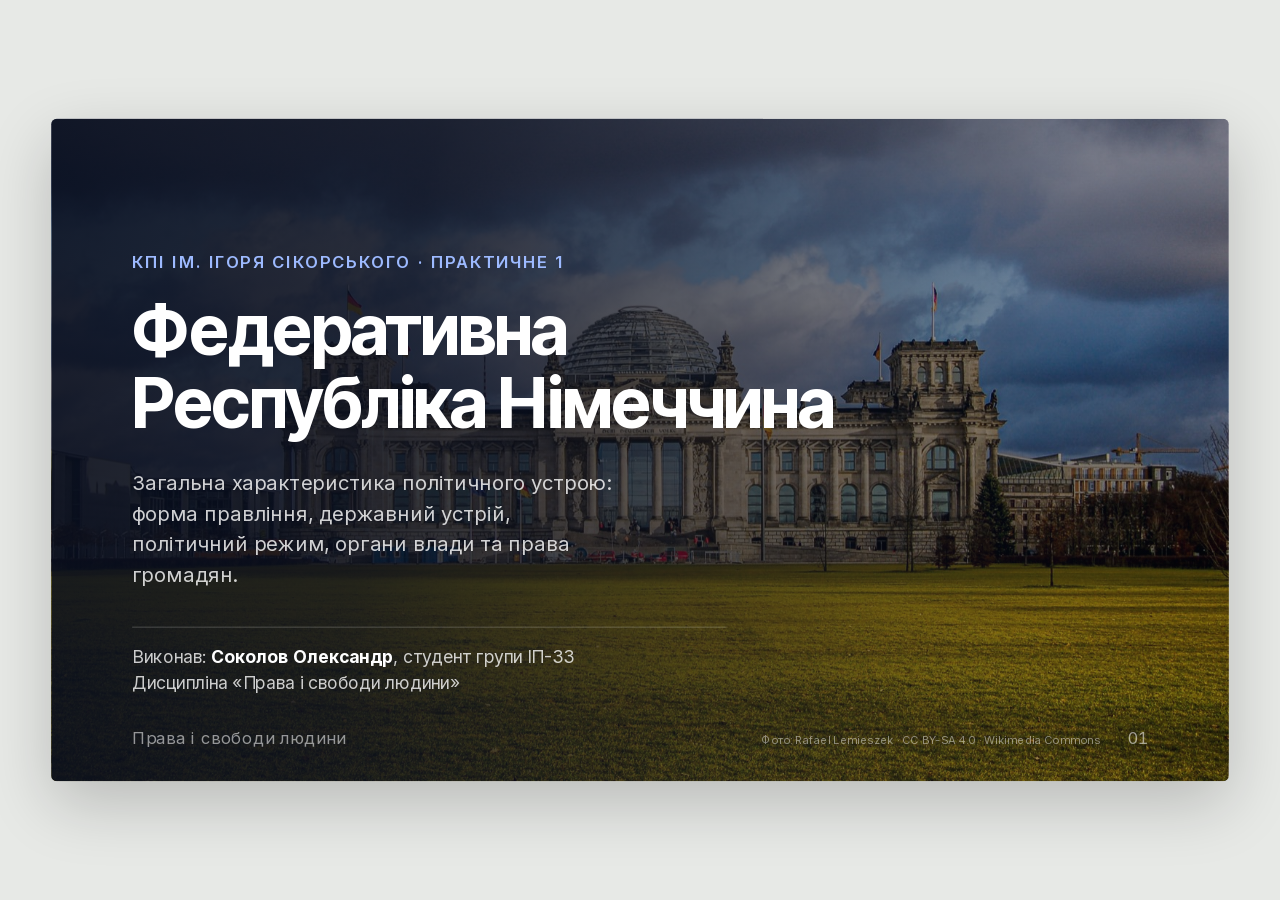
<file: practicals/01-derzhava-ta-hromadianske-suspilstvo/index.html>
<!doctype html>
<html lang="uk">
<head>
<meta charset="utf-8">
<title>Політичний устрій Німеччини — Практичне 1</title>
<link rel="stylesheet" href="../../shared/theme.css">
</head>
<body class="deck">

<!-- 1 -->
<section class="slide slide--photo" style="background-image:url('img/cover.jpg')">
  <p class="eyebrow">КПІ ім. Ігоря Сікорського · Практичне 1</p>
  <h1 class="hero">Федеративна<br>Республіка Німеччина</h1>
  <div class="stack" style="margin-top:32px">
    <p class="lead">Загальна характеристика політичного устрою: форма правління, державний устрій,
      політичний режим, органи влади та права громадян.</p>
  </div>
  <p class="byline">Виконав: <b>Соколов Олександр</b>, студент групи ІП-33<br>Дисципліна «Права і свободи людини»</p>
  <span class="credit">Фото: Rafael Lemieszek · CC BY-SA 4.0 · Wikimedia Commons</span>
  <span class="slide__kicker">Права і свободи людини</span>
  <span class="slide__num"></span>
</section>

<!-- 2 -->
<section class="slide">
  <div class="rule"></div>
  <h1 class="title">Звідки беруться відповіді</h1>
  <div class="body">
    <p class="lead" style="max-width:38em;margin-bottom:34px">Устрій Німеччини описаний одним документом —
      <strong>Основним Законом від 23 травня 1949 року</strong> (Grundgesetz). Формально це не «конституція»:
      назву обрали як тимчасову, до возз'єднання країни. Після 1990 року назву залишили.</p>
    <div class="vs">
      <div class="vs__side">
        <p class="vs__head">Ст. 20 абз. 1 — визначення держави</p>
        <p style="font-size:20px;line-height:1.45;color:var(--ink-soft);margin:0">
          «Федеративна Республіка Німеччина є демократичною і соціальною федеративною державою.»
          Одне речення задає одразу три відповіді: форма устрою, режим і соціальний характер.</p>
      </div>
      <div class="vs__side vs__side--muted">
        <p class="vs__head">Ст. 79 абз. 3 — «вічна клаузула»</p>
        <p style="font-size:20px;line-height:1.45;color:var(--ink-soft);margin:0">
          Поділ на землі, їхню участь у законотворенні та засади статей 1 і 20 <strong>не можна змінити
          навіть двома третинами голосів</strong>. Ці положення вилучені з-під влади більшості назавжди.</p>
      </div>
    </div>
  </div>
  <span class="slide__kicker">Німеччина · Практичне 1</span>
  <span class="slide__num"></span>
</section>

<!-- 3 -->
<section class="slide slide--photo" style="background-image:url('img/sec-power.jpg')">
  <p class="eyebrow">Пункт 1–2</p>
  <h1 class="hero">Форма правління<br>і хто при владі</h1>
  <span class="credit">Фото: Chaddy · CC BY-SA 4.0 · Wikimedia Commons</span>
  <span class="slide__kicker">Німеччина · Практичне 1</span>
  <span class="slide__num"></span>
</section>

<!-- 4 -->
<section class="slide">
  <div class="rule"></div>
  <h1 class="title">Форма правління: парламентська республіка</h1>
  <div class="body">
    <div class="vs" style="margin-bottom:26px">
      <div class="vs__side">
        <p class="vs__head">Чому республіка, а не монархія</p>
        <ul>
          <li>Глава держави — виборний і змінюваний, влада не передається у спадок</li>
          <li>Строк повноважень обмежений: 5 років, поспіль не більше двох разів<span class="ref">ст. 54</span></li>
        </ul>
      </div>
      <div class="vs__side vs__side--muted">
        <p class="vs__head">Чому парламентська, а не президентська</p>
        <ul>
          <li>Уряд формується парламентом і відповідальний перед ним<span class="ref">ст. 63</span></li>
          <li>Президента обирає не народ, а Федеральні збори<span class="ref">ст. 54</span></li>
          <li>Реальний центр влади — канцлер, а не президент<span class="ref">ст. 65</span></li>
        </ul>
      </div>
    </div>
    <p class="lead" style="max-width:none">У президентській республіці (США) президент обирається народом і очолює
      виконавчу владу. У Німеччині ці дві ролі розведені: представницька — в президента, урядова — у канцлера.</p>
  </div>
  <span class="slide__kicker">Німеччина · Практичне 1</span>
  <span class="slide__num"></span>
</section>

<!-- 5 -->
<section class="slide">
  <div class="rule"></div>
  <h1 class="title">Хто саме знаходиться при владі</h1>
  <div class="body">
    <div class="cols cols--wide">
      <div class="stack">
        <ul class="bullets">
          <li><strong>Велика коаліція</strong> християнських демократів (CDU/CSU) та соціал-демократів (SPD) —
            центристські партії, традиційні опоненти, що об'єдналися після виборів 23 лютого 2025 року.</li>
          <li><strong>Канцлер Фрідріх Мерц</strong> (CDU) на посаді з 6 травня 2025 року.
            Віцеканцлер і міністр фінансів — Ларс Клінгбайль (SPD).</li>
          <li>Соціальна база: CDU/CSU спирається на підприємців, середній клас, релігійних виборців;
            SPD — на найманих працівників і профспілки.</li>
        </ul>
      </div>
      <div class="stack">
        <div class="card">
          <p class="card__label">Місць у коаліції</p>
          <p class="card__value">328 / 630</p>
          <p>Більшість — 316. Запас лише 12 голосів.</p>
        </div>
        <div class="card">
          <p class="card__label">Обрання канцлера</p>
          <p class="card__value">310 → 325</p>
          <p>Уперше в історії ФРН кандидат провалив перше голосування і пройшов лише з другого.</p>
        </div>
      </div>
    </div>
  </div>
  <span class="slide__kicker">Німеччина · Практичне 1</span>
  <span class="slide__num"></span>
</section>

<!-- 6 -->
<section class="slide slide--photo" style="background-image:url('img/sec-federal.jpg')">
  <p class="eyebrow">Пункт 3–4</p>
  <h1 class="hero">Державний устрій<br>і політичний режим</h1>
  <span class="credit">Фото: Flocci Nivis · CC BY 4.0 · Wikimedia Commons</span>
  <span class="slide__kicker">Німеччина · Практичне 1</span>
  <span class="slide__num"></span>
</section>

<!-- 7 -->
<section class="slide">
  <div class="rule"></div>
  <h1 class="title">Форма державного устрою: федерація</h1>
  <div class="body">
    <div class="grid" style="--cols:3;margin-bottom:30px">
      <div class="card">
        <p class="card__label">Суб'єктів федерації</p>
        <p class="card__value">16</p>
        <p>Земель (Länder), кожна з власною конституцією, парламентом, урядом і судами.</p>
      </div>
      <div class="card">
        <p class="card__label">Захист федералізму</p>
        <p class="card__value">ст. 79 III</p>
        <p>Скасувати поділ на землі неможливо жодною більшістю.</p>
      </div>
      <div class="card">
        <p class="card__label">Межа автономії</p>
        <p class="card__value">ст. 28</p>
        <p>Устрій земель має відповідати республіканським і правовим засадам Основного Закону.</p>
      </div>
    </div>
    <p class="lead" style="max-width:none"><strong>Відмінність від конфедерації:</strong> землі не є суверенними
      і не мають права виходу; діє єдине громадянство та єдина армія. <strong>Відмінність від унітарної
      держави:</strong> землі мають власну установчу владу і через Бундесрат беруть участь у прийнятті
      федеральних законів<span class="ref">ст. 50</span></p>
  </div>
  <span class="slide__kicker">Німеччина · Практичне 1</span>
  <span class="slide__num"></span>
</section>

<!-- 8 -->
<section class="slide">
  <div class="rule"></div>
  <h1 class="title">Політичний режим: демократія, що захищається</h1>
  <div class="body">
    <p class="lead" style="max-width:40em;margin-bottom:28px">Досвід падіння Веймарської республіки дав концепцію
      <strong>streitbare Demokratie</strong> — демократії, яка не зобов'язана бути беззахисною перед тими,
      хто хоче її скасувати.</p>
    <ul class="bullets">
      <li><strong>Заборона партій</strong> — партії, що прагнуть усунути вільний демократичний лад, є
        неконституційними; рішення ухвалює виключно Федеральний конституційний суд<span class="ref">ст. 21 II, IV</span></li>
      <li><strong>Позбавлення державного фінансування</strong> — м'якший інструмент, доданий у 2017 році.
        Уперше застосований 23 січня 2024 року до партії «Die Heimat» (колишня NPD): виключення на шість років<span class="ref">ст. 21 III</span></li>
      <li><strong>Позбавлення основних прав</strong> — той, хто зловживає свободою слова чи зібрань для боротьби
        з демократичним ладом, може бути їх позбавлений за рішенням суду<span class="ref">ст. 18</span></li>
      <li><strong>Право на спротив</strong> — усі німці мають право чинити опір кожному, хто намагається усунути
        конституційний лад, якщо інші засоби неможливі<span class="ref">ст. 20 IV</span></li>
    </ul>
  </div>
  <span class="slide__kicker">Німеччина · Практичне 1</span>
  <span class="slide__num"></span>
</section>

<!-- 9 -->
<section class="slide slide--photo" style="background-image:url('img/sec-organs.jpg')">
  <p class="eyebrow">Пункт 5</p>
  <h1 class="hero">Політичний устрій:<br>органи влади</h1>
  <span class="credit">Фото: Norbert Nagel · CC BY-SA 3.0 · Wikimedia Commons</span>
  <span class="slide__kicker">Німеччина · Практичне 1</span>
  <span class="slide__num"></span>
</section>

<!-- 10 -->
<section class="slide">
  <div class="rule"></div>
  <h1 class="title">Глава держави: федеральний президент</h1>
  <div class="body">
    <div style="display:grid;grid-template-columns:1fr 280px;gap:44px;height:100%">
      <div class="kv" style="--k:180px">
        <div class="kv__row"><div class="kv__k">Як обирається</div>
          <div class="kv__v">Федеральними зборами: депутати Бундестагу плюс стільки ж представників
            від парламентів земель, без дебатів<span class="ref">ст. 54</span></div></div>
        <div class="kv__row"><div class="kv__k">Строк</div>
          <div class="kv__v">5 років; повторне обрання поспіль — лише один раз<span class="ref">ст. 54 II</span></div></div>
        <div class="kv__row"><div class="kv__k">Повноваження</div>
          <div class="kv__v">Міжнародне представництво<span class="ref">ст. 59</span>, призначення канцлера
            й міністрів за поданням<span class="ref">ст. 63, 64</span>, підписання законів</div></div>
        <div class="kv__row"><div class="kv__k">Чого не може</div>
          <div class="kv__v">Не керує урядом і не визначає політику. Реальна вага з'являється лише
            в кризі — коли парламент не може обрати канцлера</div></div>
      </div>
      <div class="figure figure--portrait">
        <div class="figure__img"><img src="img/president.jpg" alt="Франк-Вальтер Штайнмаєр"></div>
        <p class="figure__cap"><b>Франк-Вальтер Штайнмаєр</b><br>Президент із 2017 року; друга каденція
          завершується 18 березня 2027-го.<br>Фото: president.gov.ua · CC BY 4.0</p>
      </div>
    </div>
  </div>
  <span class="slide__kicker">Німеччина · Практичне 1</span>
  <span class="slide__num"></span>
</section>

<!-- 11 -->
<section class="slide">
  <div class="rule"></div>
  <h1 class="title">Законодавча влада: Бундестаг</h1>
  <div class="body">
    <div style="display:grid;grid-template-columns:1fr 430px;gap:44px;height:100%">
      <ul class="bullets">
        <li><strong>630 депутатів</strong> на 4 роки; вибори загальні, прямі, вільні, рівні
          й таємні<span class="ref">ст. 38</span></li>
        <li><strong>Реформа 2023 року.</strong> Чисельність жорстко зафіксована: «надлишкові» мандати
          скасовані, мандат діє лише якщо покритий другим голосом партії.</li>
        <li><strong>Рішення суду від 30 липня 2024</strong> визнало нову систему загалом конституційною,
          але 5-відсотковий бар'єр без застереження про прямі мандати — ні. До нового врегулювання
          партія проходить також за перемог у трьох округах.</li>
      </ul>
      <div class="figure">
        <div class="figure__img"><img src="img/bundestag.jpg" alt="Пленарна зала Бундестагу"></div>
        <p class="figure__cap"><b>Пленарна зала Бундестагу</b> в Рейхстазі. 299 виборчих округів;
          явка 2025 року — 82,5&nbsp;%, найвища від часу возз'єднання.<br>Фото: Chaddy · CC BY-SA 4.0</p>
      </div>
    </div>
  </div>
  <span class="slide__kicker">Німеччина · Практичне 1</span>
  <span class="slide__num"></span>
</section>

<!-- 12 -->
<section class="slide">
  <div class="rule"></div>
  <h1 class="title">Друга палата: Бундесрат</h1>
  <div class="body">
    <div style="display:grid;grid-template-columns:470px 1fr;gap:44px;height:100%">
      <div class="figure">
        <div class="figure__img"><img src="img/bundesrat.jpg" alt="Пленарна зала Бундесрату"></div>
        <p class="figure__cap"><b>Пленарна зала Бундесрату.</b> На стіні — герби всіх шістнадцяти
          земель.<br>Фото: Andreas Praefcke · CC BY 3.0</p>
      </div>
      <div class="stack" style="gap:14px">
        <p class="lead" style="max-width:none">Не верхня палата у звичному сенсі, а орган, через який
          <strong>уряди земель</strong> беруть участь у федеральному законодавстві та у справах ЄС<span class="ref">ст. 50</span></p>
        <div class="kv" style="--k:150px">
          <div class="kv__row"><div class="kv__k">Голосів разом</div>
            <div class="kv__v">69 — від 3 до 6 на землю залежно від населення<span class="ref">ст. 51 II</span></div></div>
          <div class="kv__row"><div class="kv__k">Хто депутат</div>
            <div class="kv__v">Члени урядів земель, які їх призначають і відкликають. Виборів до
              Бундесрату не існує</div></div>
          <div class="kv__row"><div class="kv__k">Як голосують</div>
            <div class="kv__v">Голоси землі подаються тільки єдиним блоком — земля виступає як одна
              воля<span class="ref">ст. 51 III</span></div></div>
        </div>
      </div>
    </div>
  </div>
  <span class="slide__kicker">Німеччина · Практичне 1</span>
  <span class="slide__num"></span>
</section>

<!-- 13 -->
<section class="slide">
  <div class="rule"></div>
  <h1 class="title">Виконавча влада: канцлер і уряд</h1>
  <div class="body">
    <div style="display:grid;grid-template-columns:1fr 280px;gap:44px;height:100%">
      <ul class="bullets">
        <li><strong>Склад.</strong> Канцлер і федеральні міністри<span class="ref">ст. 62</span>.
          Міністрів призначає президент <em>за поданням канцлера</em>; парламент їх окремо не затверджує<span class="ref">ст. 64</span></li>
        <li><strong>Компетенція визначати курс.</strong> Канцлер визначає основні напрями політики
          й відповідає за них; у їх межах міністр веде своє відомство самостійно<span class="ref">ст. 65</span></li>
        <li><strong>Конструктивний вотум недовіри.</strong> Недовіру канцлеру можна висловити
          <em>лише</em> обравши більшістю його наступника. Повалити уряд, не домовившись про заміну,
          неможливо — прямий урок Веймарської республіки<span class="ref">ст. 67</span></li>
        <li><strong>Питання про довіру.</strong> Якщо голосування провалене, президент за поданням
          канцлера може протягом 21 дня розпустити Бундестаг<span class="ref">ст. 68</span></li>
      </ul>
      <div class="figure figure--portrait">
        <div class="figure__img"><img src="img/chancellor.jpg" alt="Фрідріх Мерц"></div>
        <p class="figure__cap"><b>Фрідріх Мерц</b><br>Федеральний канцлер із 6 травня 2025 року.
          Коаліція CDU/CSU і SPD має 328 місць із 630.<br>Фото: Stefanie Loos / European Union, 2025 · CC BY 4.0</p>
      </div>
    </div>
  </div>
  <span class="slide__kicker">Німеччина · Практичне 1</span>
  <span class="slide__num"></span>
</section>

<!-- 14 -->
<section class="slide">
  <div class="rule"></div>
  <h1 class="title">Судова влада</h1>
  <div class="body">
    <div style="display:grid;grid-template-columns:450px 1fr;gap:44px;height:100%">
      <div class="figure">
        <div class="figure__img"><img src="img/court.jpg" alt="Федеральний конституційний суд у Карлсруе"></div>
        <p class="figure__cap"><b>Федеральний конституційний суд</b>, Карлсруе. Навмисно скляна
          архітектура 1969 року — символ прозорості правосуддя.<br>Фото: DrHackbert · CC BY-SA 4.0</p>
      </div>
      <ul class="bullets">
        <li><strong>Самостійний орган</strong>, незалежний від усіх інших конституційних органів<span class="ref">ст. 93 I</span></li>
        <li><strong>Два сенати по 8 суддів;</strong> половину обирає Бундестаг, половину — Бундесрат<span class="ref">ст. 93 II</span></li>
        <li><strong>Строк — 12 років</strong> без права переобрання<span class="ref">ст. 93 III</span></li>
        <li><strong>У грудні 2024</strong> ці засади перенесли з простого закону до Основного Закону,
          щоб їх не можна було змінити простою більшістю</li>
        <li><strong>П'ять вищих федеральних судів:</strong> загальний, адміністративний, фінансовий,
          трудовий і соціальний<span class="ref">ст. 95</span>. Основна маса справ — у судах земель</li>
      </ul>
    </div>
  </div>
  <span class="slide__kicker">Німеччина · Практичне 1</span>
  <span class="slide__num"></span>
</section>

<!-- 15 -->
<section class="slide">
  <div class="rule"></div>
  <h1 class="title">Взаємодія гілок влади</h1>
  <div class="body">
    <svg viewBox="0 0 1104 430" width="100%" height="100%" role="img"
         aria-label="Схема формування органів влади Німеччини">
      <defs>
        <marker id="ar" viewBox="0 0 10 10" refX="9" refY="5" markerWidth="7" markerHeight="7" orient="auto-start-reverse">
          <path d="M 0 0 L 10 5 L 0 10 z" fill="#8a94a3"/>
        </marker>
        <style>
          .bx { fill:#fff; stroke:#dfe4ea; stroke-width:1.5; rx:11 }
          .bx-a { fill:#e8edfb; stroke:#c3d0f3 }
          .bx-d { fill:#0f2a6b; stroke:#0f2a6b }
          .t  { font-family:Inter,sans-serif; font-size:17px; font-weight:620; fill:#14181f }
          .t-w{ fill:#ffffff }
          .s  { font-family:Inter,sans-serif; font-size:13.5px; fill:#8a94a3 }
          .ln { stroke:#8a94a3; stroke-width:1.5; fill:none; marker-end:url(#ar) }
        </style>
      </defs>

      <rect class="bx bx-a" x="60"  y="0"   width="240" height="56"/>
      <text class="t" x="180" y="25" text-anchor="middle">Виборці ФРН</text>
      <text class="s" x="180" y="44" text-anchor="middle">від 18 років</text>

      <rect class="bx bx-a" x="804" y="0"   width="240" height="56"/>
      <text class="t" x="924" y="25" text-anchor="middle">Виборці земель</text>
      <text class="s" x="924" y="44" text-anchor="middle">16 земель</text>

      <rect class="bx" x="432" y="16"  width="240" height="62"/>
      <text class="t" x="552" y="42"  text-anchor="middle">Федеральний президент</text>
      <text class="s" x="552" y="62"  text-anchor="middle">5 років</text>

      <rect class="bx" x="60"  y="120" width="240" height="62"/>
      <text class="t" x="180" y="146" text-anchor="middle">Бундестаг</text>
      <text class="s" x="180" y="166" text-anchor="middle">630 депутатів · 4 роки</text>

      <rect class="bx" x="432" y="120" width="240" height="62"/>
      <text class="t" x="552" y="146" text-anchor="middle">Федеральні збори</text>
      <text class="s" x="552" y="166" text-anchor="middle">Бундестаг + делегати земель</text>

      <rect class="bx" x="804" y="120" width="240" height="62"/>
      <text class="t" x="924" y="146" text-anchor="middle">Парламенти земель</text>
      <text class="s" x="924" y="166" text-anchor="middle">ландтаги · уряди земель</text>

      <rect class="bx" x="60"  y="246" width="240" height="62"/>
      <text class="t" x="180" y="272" text-anchor="middle">Канцлер і уряд</text>
      <text class="s" x="180" y="292" text-anchor="middle">ст. 63 · ст. 65</text>

      <rect class="bx" x="804" y="246" width="240" height="62"/>
      <text class="t" x="924" y="272" text-anchor="middle">Бундесрат</text>
      <text class="s" x="924" y="292" text-anchor="middle">69 голосів</text>

      <rect class="bx bx-d" x="432" y="344" width="240" height="62"/>
      <text class="t t-w" x="552" y="370" text-anchor="middle">Конституційний суд</text>
      <text class="s" x="552" y="390" text-anchor="middle" fill="#9dbaff">2 сенати × 8 суддів</text>

      <path class="ln" d="M180 56 L180 120"/>
      <path class="ln" d="M924 56 L924 120"/>
      <path class="ln" d="M924 182 L924 246"/>
      <path class="ln" d="M300 151 L432 151"/>
      <path class="ln" d="M804 151 L672 151"/>
      <path class="ln" d="M552 120 L552 78"/>
      <path class="ln" d="M180 182 L180 246"/>
      <path class="ln" d="M60 151 L20 151 L20 375 L432 375"/>
      <path class="ln" d="M1044 277 L1084 277 L1084 375 L672 375"/>

      <text class="s" x="366" y="143" text-anchor="middle">делегує</text>
      <text class="s" x="738" y="143" text-anchor="middle">делегують</text>
      <text class="s" x="568" y="103">обирають</text>
      <text class="s" x="192" y="219">обирає канцлера</text>
      <text class="s" x="936" y="219">формують</text>
      <text class="s" x="226" y="365" text-anchor="middle">Бундестаг обирає 8 суддів</text>
      <text class="s" x="878" y="365" text-anchor="middle">Бундесрат обирає 8 суддів</text>
    </svg>
  </div>
  <span class="slide__kicker">Німеччина · Практичне 1</span>
  <span class="slide__num"></span>
</section>

<!-- 16 -->
<section class="slide slide--photo" style="background-image:url('img/sec-rights.jpg')">
  <p class="eyebrow">Пункт 6</p>
  <h1 class="hero">Права громадян</h1>
  <span class="credit">Фото: Asmodea Oaktree · CC BY 4.0 · Wikimedia Commons</span>
  <span class="slide__kicker">Німеччина · Практичне 1</span>
  <span class="slide__num"></span>
</section>

<!-- 17 -->
<section class="slide">
  <div class="rule"></div>
  <h1 class="title">Виборче право та цензи</h1>
  <div class="body">
    <div class="kv">
      <div class="kv__row"><div class="kv__k">Активне виборче право</div>
        <div class="kv__v">З 18 років<span class="ref">ст. 38 II</span></div></div>
      <div class="kv__row"><div class="kv__k">Пасивне виборче право</div>
        <div class="kv__v">З досягнення повноліття — теж 18 років. Для посади президента окремо: 40 років<span class="ref">ст. 54 I</span></div></div>
      <div class="kv__row"><div class="kv__k">Ценз осідлості</div>
        <div class="kv__v">Не менше трьох місяців проживання у ФРН. Для громадян за кордоном — колишнє
          проживання щонайменше три місяці після 14 років і не давніше ніж 25 років тому</div></div>
      <div class="kv__row"><div class="kv__k">Ценз судимості</div>
        <div class="kv__v">Автоматичного позбавлення немає. Права голосу позбавляють <em>лише за рішенням
          судді</em> у визначених законом випадках</div></div>
      <div class="kv__row"><div class="kv__k">Мовний ценз</div>
        <div class="kv__v">Відсутній для виборів. Знання мови вимагається на етапі натуралізації, а не голосування</div></div>
      <div class="kv__row"><div class="kv__k">Місцевий рівень</div>
        <div class="kv__v">На виборах у громадах і районах голосують також громадяни інших держав ЄС<span class="ref">ст. 28 I</span></div></div>
    </div>
  </div>
  <span class="slide__kicker">Німеччина · Практичне 1</span>
  <span class="slide__num"></span>
</section>

<!-- 18 -->
<section class="slide">
  <div class="rule"></div>
  <h1 class="title">Класифікація прав і свобод</h1>
  <div class="body">
    <div class="grid" style="--cols:3;margin-bottom:28px">
      <div class="card">
        <p class="card__label">Особисті</p>
        <p class="card__value">ст. 1–13</p>
        <p>Гідність, життя й особиста свобода, рівність, свобода віри, слова, зібрань, таємниця листування,
          недоторканність житла.</p>
      </div>
      <div class="card">
        <p class="card__label">Політичні</p>
        <p class="card__value">ст. 8, 9, 17, 21, 38</p>
        <p>Зібрання, об'єднання, петиції, участь у партіях, виборче право.</p>
      </div>
      <div class="card">
        <p class="card__label">Соціально-економічні</p>
        <p class="card__value">ст. 12, 14, 15</p>
        <p>Свобода професії, власність і спадкування, можливість усуспільнення.</p>
      </div>
    </div>
    <p class="lead" style="max-width:none"><strong>Особливість:</strong> каталог соціальних прав в Основному Законі
      навмисно короткий — натомість діє принцип соціальної держави<span class="ref">ст. 20 I</span>.
      Право на гідний прожитковий мінімум Конституційний суд вивів із поєднання ст. 1 абз. 1 і ст. 20 абз. 1
      рішенням від 9 лютого 2010 року.</p>
  </div>
  <span class="slide__kicker">Німеччина · Практичне 1</span>
  <span class="slide__num"></span>
</section>

<!-- 19 -->
<section class="slide">
  <div class="rule"></div>
  <h1 class="title">Чи можна реалізувати гарантовані права</h1>
  <div class="body">
    <div class="cols cols--wide">
      <ul class="bullets">
        <li><strong>Права діють безпосередньо.</strong> Основні права зв'язують законодавця, виконавчу владу
          і правосуддя як право прямої дії — це не декларація<span class="ref">ст. 1 III</span></li>
        <li><strong>Межа будь-якого обмеження.</strong> У жодному разі не можна зачіпати сутнісний зміст
          основного права<span class="ref">ст. 19 II</span></li>
        <li><strong>Гарантія судового захисту.</strong> Кожен, чиї права порушені публічною владою, може
          звернутися до суду<span class="ref">ст. 19 IV</span></li>
        <li><strong>Конституційна скарга.</strong> Подати може будь-яка особа після вичерпання інших
          засобів захисту<span class="ref">ст. 94 I</span></li>
      </ul>
      <div class="stack">
        <div class="card">
          <p class="card__label">Розглянуто у 2025</p>
          <p class="card__value">4 916</p>
          <p>Проваджень; надійшло 4 722.</p>
        </div>
        <div class="card">
          <p class="card__label">З них успішних</p>
          <p class="card__value">55</p>
          <p>Середня успішність за десять років — 1,48 %. Доступ широкий, але поріг обґрунтованості високий.</p>
        </div>
      </div>
    </div>
  </div>
  <span class="slide__kicker">Німеччина · Практичне 1</span>
  <span class="slide__num"></span>
</section>

<!-- 20 -->
<section class="slide">
  <div class="rule"></div>
  <h1 class="title">Політичні партії та рухи</h1>
  <div class="body">
    <svg viewBox="0 0 1104 400" style="display:block;margin:0 auto;height:286px;width:auto" role="img"
         aria-label="Розподіл 630 мандатів Бундестагу за підсумками виборів 2025 року">
      <circle cx="420.0" cy="352.0" r="7.1" fill="#B0457B"/><circle cx="403.5" cy="352.0" r="7.1" fill="#B0457B"/><circle cx="387.0" cy="352.0" r="7.1" fill="#B0457B"/><circle cx="370.5" cy="352.0" r="7.1" fill="#B0457B"/><circle cx="354.0" cy="352.0" r="7.1" fill="#B0457B"/><circle cx="337.5" cy="352.0" r="7.1" fill="#B0457B"/><circle cx="321.0" cy="352.0" r="7.1" fill="#B0457B"/><circle cx="304.5" cy="352.0" r="7.1" fill="#B0457B"/><circle cx="288.0" cy="352.0" r="7.1" fill="#B0457B"/><circle cx="271.5" cy="352.0" r="7.1" fill="#B0457B"/><circle cx="255.0" cy="352.0" r="7.1" fill="#B0457B"/><circle cx="238.5" cy="352.0" r="7.1" fill="#B0457B"/><circle cx="222.0" cy="352.0" r="7.1" fill="#B0457B"/><circle cx="222.4" cy="336.8" r="7.1" fill="#B0457B"/><circle cx="238.9" cy="336.9" r="7.1" fill="#B0457B"/><circle cx="255.4" cy="336.7" r="7.1" fill="#B0457B"/><circle cx="271.9" cy="336.8" r="7.1" fill="#B0457B"/><circle cx="288.4" cy="336.6" r="7.1" fill="#B0457B"/><circle cx="305.0" cy="336.8" r="7.1" fill="#B0457B"/><circle cx="321.5" cy="336.6" r="7.1" fill="#B0457B"/><circle cx="338.0" cy="336.7" r="7.1" fill="#B0457B"/><circle cx="354.6" cy="336.8" r="7.1" fill="#B0457B"/><circle cx="371.2" cy="336.6" r="7.1" fill="#B0457B"/><circle cx="387.7" cy="336.8" r="7.1" fill="#B0457B"/><circle cx="223.4" cy="321.6" r="7.1" fill="#B0457B"/><circle cx="240.0" cy="321.7" r="7.1" fill="#B0457B"/><circle cx="256.6" cy="321.5" r="7.1" fill="#B0457B"/><circle cx="404.3" cy="336.5" r="7.1" fill="#B0457B"/><circle cx="273.1" cy="321.7" r="7.1" fill="#B0457B"/><circle cx="420.9" cy="336.7" r="7.1" fill="#B0457B"/><circle cx="289.8" cy="321.4" r="7.1" fill="#B0457B"/><circle cx="306.4" cy="321.6" r="7.1" fill="#B0457B"/><circle cx="323.1" cy="321.2" r="7.1" fill="#B0457B"/><circle cx="225.2" cy="306.4" r="7.1" fill="#B0457B"/><circle cx="339.7" cy="321.5" r="7.1" fill="#B0457B"/><circle cx="241.8" cy="306.7" r="7.1" fill="#B0457B"/><circle cx="356.3" cy="321.8" r="7.1" fill="#B0457B"/><circle cx="258.5" cy="306.3" r="7.1" fill="#B0457B"/><circle cx="275.2" cy="306.6" r="7.1" fill="#B0457B"/><circle cx="373.1" cy="321.3" r="7.1" fill="#B0457B"/><circle cx="292.0" cy="306.2" r="7.1" fill="#B0457B"/><circle cx="389.8" cy="321.7" r="7.1" fill="#B0457B"/><circle cx="308.7" cy="306.5" r="7.1" fill="#B0457B"/><circle cx="227.6" cy="291.4" r="7.1" fill="#B0457B"/><circle cx="244.3" cy="291.8" r="7.1" fill="#B0457B"/><circle cx="325.6" cy="306.0" r="7.1" fill="#B0457B"/><circle cx="261.3" cy="291.2" r="7.1" fill="#B0457B"/><circle cx="406.7" cy="321.1" r="7.1" fill="#B0457B"/><circle cx="342.4" cy="306.4" r="7.1" fill="#B0457B"/><circle cx="278.1" cy="291.7" r="7.1" fill="#B0457B"/><circle cx="359.2" cy="306.9" r="7.1" fill="#B0457B"/><circle cx="230.8" cy="276.4" r="7.1" fill="#B0457B"/><circle cx="423.6" cy="321.6" r="7.1" fill="#B0457B"/><circle cx="295.1" cy="291.1" r="7.1" fill="#B0457B"/><circle cx="247.6" cy="277.0" r="7.1" fill="#B0457B"/><circle cx="312.0" cy="291.6" r="7.1" fill="#B0457B"/><circle cx="376.4" cy="306.3" r="7.1" fill="#B0457B"/><circle cx="264.8" cy="276.4" r="7.1" fill="#B0457B"/><circle cx="329.2" cy="291.0" r="7.1" fill="#B0457B"/><circle cx="281.7" cy="277.0" r="7.1" fill="#B0457B"/><circle cx="393.3" cy="306.8" r="7.1" fill="#B0457B"/><circle cx="234.6" cy="261.7" r="7.1" fill="#B0457B"/><circle cx="346.2" cy="291.6" r="7.1" fill="#B0457B"/><circle cx="251.6" cy="262.4" r="7.1" fill="#B0457B"/><circle cx="299.1" cy="276.3" r="7.1" fill="#D4243A"/><circle cx="363.2" cy="292.3" r="7.1" fill="#D4243A"/><circle cx="316.1" cy="277.0" r="7.1" fill="#D4243A"/><circle cx="269.1" cy="261.7" r="7.1" fill="#D4243A"/><circle cx="410.8" cy="306.1" r="7.1" fill="#D4243A"/><circle cx="239.1" cy="247.1" r="7.1" fill="#D4243A"/><circle cx="286.2" cy="262.4" r="7.1" fill="#D4243A"/><circle cx="333.8" cy="276.2" r="7.1" fill="#D4243A"/><circle cx="256.3" cy="247.9" r="7.1" fill="#D4243A"/><circle cx="380.9" cy="291.5" r="7.1" fill="#D4243A"/><circle cx="428.0" cy="306.9" r="7.1" fill="#D4243A"/><circle cx="303.9" cy="261.7" r="7.1" fill="#D4243A"/><circle cx="351.0" cy="277.0" r="7.1" fill="#D4243A"/><circle cx="274.1" cy="247.2" r="7.1" fill="#D4243A"/><circle cx="398.1" cy="292.4" r="7.1" fill="#D4243A"/><circle cx="321.2" cy="262.6" r="7.1" fill="#D4243A"/><circle cx="244.3" cy="232.8" r="7.1" fill="#D4243A"/><circle cx="291.4" cy="248.2" r="7.1" fill="#D4243A"/><circle cx="368.4" cy="278.0" r="7.1" fill="#D4243A"/><circle cx="261.6" cy="233.8" r="7.1" fill="#D4243A"/><circle cx="339.3" cy="261.8" r="7.1" fill="#D4243A"/><circle cx="309.6" cy="247.4" r="7.1" fill="#D4243A"/><circle cx="279.9" cy="233.1" r="7.1" fill="#D4243A"/><circle cx="250.1" cy="218.7" r="7.1" fill="#D4243A"/><circle cx="416.3" cy="291.6" r="7.1" fill="#D4243A"/><circle cx="386.6" cy="277.2" r="7.1" fill="#D4243A"/><circle cx="356.9" cy="262.9" r="7.1" fill="#D4243A"/><circle cx="327.2" cy="248.6" r="7.1" fill="#D4243A"/><circle cx="297.4" cy="234.2" r="7.1" fill="#D4243A"/><circle cx="267.7" cy="219.9" r="7.1" fill="#D4243A"/><circle cx="374.6" cy="264.1" r="7.1" fill="#D4243A"/><circle cx="404.3" cy="278.5" r="7.1" fill="#D4243A"/><circle cx="256.6" cy="204.9" r="7.1" fill="#D4243A"/><circle cx="286.3" cy="219.2" r="7.1" fill="#D4243A"/><circle cx="434.0" cy="292.8" r="7.1" fill="#D4243A"/><circle cx="316.1" cy="233.5" r="7.1" fill="#D4243A"/><circle cx="345.8" cy="247.8" r="7.1" fill="#D4243A"/><circle cx="274.4" cy="206.3" r="7.1" fill="#D4243A"/><circle cx="304.2" cy="220.6" r="7.1" fill="#D4243A"/><circle cx="333.9" cy="234.9" r="7.1" fill="#D4243A"/><circle cx="363.7" cy="249.2" r="7.1" fill="#D4243A"/><circle cx="263.7" cy="191.4" r="7.1" fill="#D4243A"/><circle cx="393.5" cy="263.5" r="7.1" fill="#D4243A"/><circle cx="293.5" cy="205.7" r="7.1" fill="#D4243A"/><circle cx="423.4" cy="277.8" r="7.1" fill="#D4243A"/><circle cx="323.4" cy="220.0" r="7.1" fill="#D4243A"/><circle cx="281.8" cy="193.1" r="7.1" fill="#D4243A"/><circle cx="353.2" cy="234.3" r="7.1" fill="#D4243A"/><circle cx="381.8" cy="250.8" r="7.1" fill="#D4243A"/><circle cx="311.7" cy="207.4" r="7.1" fill="#D4243A"/><circle cx="411.7" cy="265.1" r="7.1" fill="#D4243A"/><circle cx="341.6" cy="221.7" r="7.1" fill="#D4243A"/><circle cx="271.4" cy="178.3" r="7.1" fill="#D4243A"/><circle cx="301.4" cy="192.6" r="7.1" fill="#D4243A"/><circle cx="371.6" cy="236.0" r="7.1" fill="#D4243A"/><circle cx="289.8" cy="180.2" r="7.1" fill="#D4243A"/><circle cx="441.7" cy="279.5" r="7.1" fill="#D4243A"/><circle cx="331.4" cy="206.9" r="7.1" fill="#D4243A"/><circle cx="401.6" cy="250.4" r="7.1" fill="#D4243A"/><circle cx="319.8" cy="194.6" r="7.1" fill="#D4243A"/><circle cx="279.8" cy="165.5" r="7.1" fill="#D4243A"/><circle cx="361.6" cy="221.3" r="7.1" fill="#D4243A"/><circle cx="390.0" cy="238.1" r="7.1" fill="#D4243A"/><circle cx="350.0" cy="209.0" r="7.1" fill="#D4243A"/><circle cx="309.9" cy="179.9" r="7.1" fill="#D4243A"/><circle cx="431.9" cy="264.7" r="7.1" fill="#D4243A"/><circle cx="298.4" cy="167.7" r="7.1" fill="#D4243A"/><circle cx="340.2" cy="194.4" r="7.1" fill="#D4243A"/><circle cx="380.3" cy="223.5" r="7.1" fill="#D4243A"/><circle cx="420.3" cy="252.6" r="7.1" fill="#D4243A"/><circle cx="288.7" cy="153.1" r="7.1" fill="#D4243A"/><circle cx="328.7" cy="182.2" r="7.1" fill="#D4243A"/><circle cx="370.7" cy="208.8" r="7.1" fill="#D4243A"/><circle cx="319.1" cy="167.7" r="7.1" fill="#D4243A"/><circle cx="307.6" cy="155.7" r="7.1" fill="#D4243A"/><circle cx="359.2" cy="196.8" r="7.1" fill="#D4243A"/><circle cx="410.8" cy="238.0" r="7.1" fill="#D4243A"/><circle cx="399.2" cy="226.0" r="7.1" fill="#D4243A"/><circle cx="298.1" cy="141.2" r="7.1" fill="#D4243A"/><circle cx="450.9" cy="267.2" r="7.1" fill="#D4243A"/><circle cx="349.8" cy="182.3" r="7.1" fill="#D4243A"/><circle cx="338.2" cy="170.4" r="7.1" fill="#D4243A"/><circle cx="389.9" cy="211.5" r="7.1" fill="#D4243A"/><circle cx="328.9" cy="155.9" r="7.1" fill="#D4243A"/><circle cx="317.3" cy="144.1" r="7.1" fill="#D4243A"/><circle cx="441.6" cy="252.6" r="7.1" fill="#D4243A"/><circle cx="380.7" cy="197.0" r="7.1" fill="#D4243A"/><circle cx="430.1" cy="240.8" r="7.1" fill="#D4243A"/><circle cx="369.1" cy="185.3" r="7.1" fill="#D4243A"/><circle cx="308.1" cy="129.7" r="7.1" fill="#D4243A"/><circle cx="360.0" cy="170.8" r="7.1" fill="#D4243A"/><circle cx="348.4" cy="159.1" r="7.1" fill="#D4243A"/><circle cx="421.0" cy="226.4" r="7.1" fill="#D4243A"/><circle cx="409.3" cy="214.7" r="7.1" fill="#D4243A"/><circle cx="339.3" cy="144.7" r="7.1" fill="#D4243A"/><circle cx="327.7" cy="133.0" r="7.1" fill="#D4243A"/><circle cx="400.3" cy="200.3" r="7.1" fill="#D4243A"/><circle cx="318.7" cy="118.7" r="7.1" fill="#D4243A"/><circle cx="379.7" cy="174.3" r="7.1" fill="#D4243A"/><circle cx="391.4" cy="186.0" r="7.1" fill="#D4243A"/><circle cx="359.1" cy="148.4" r="7.1" fill="#D4243A"/><circle cx="461.4" cy="256.0" r="7.1" fill="#D4243A"/><circle cx="370.8" cy="160.0" r="7.1" fill="#D4243A"/><circle cx="338.5" cy="122.4" r="7.1" fill="#D4243A"/><circle cx="350.3" cy="134.0" r="7.1" fill="#D4243A"/><circle cx="440.8" cy="230.1" r="7.1" fill="#D4243A"/><circle cx="329.7" cy="108.1" r="7.1" fill="#D4243A"/><circle cx="452.6" cy="241.6" r="7.1" fill="#D4243A"/><circle cx="420.3" cy="204.2" r="7.1" fill="#D4243A"/><circle cx="432.1" cy="215.8" r="7.1" fill="#D4243A"/><circle cx="411.5" cy="189.9" r="7.1" fill="#D4243A"/><circle cx="391.0" cy="164.0" r="7.1" fill="#D4243A"/><circle cx="370.4" cy="138.2" r="7.1" fill="#D4243A"/><circle cx="402.9" cy="175.6" r="7.1" fill="#D4243A"/><circle cx="349.8" cy="112.4" r="7.1" fill="#D4243A"/><circle cx="382.3" cy="149.8" r="7.1" fill="#D4243A"/><circle cx="361.7" cy="123.9" r="7.1" fill="#D4243A"/><circle cx="341.2" cy="98.1" r="7.1" fill="#D4243A"/><circle cx="361.7" cy="102.9" r="7.1" fill="#D4243A"/><circle cx="432.0" cy="194.5" r="7.1" fill="#D4243A"/><circle cx="382.2" cy="128.7" r="7.1" fill="#3E9B4F"/><circle cx="452.6" cy="220.3" r="7.1" fill="#3E9B4F"/><circle cx="402.8" cy="154.5" r="7.1" fill="#3E9B4F"/><circle cx="353.1" cy="88.7" r="7.1" fill="#3E9B4F"/><circle cx="373.7" cy="114.4" r="7.1" fill="#3E9B4F"/><circle cx="423.5" cy="180.3" r="7.1" fill="#3E9B4F"/><circle cx="473.2" cy="246.1" r="7.1" fill="#3E9B4F"/><circle cx="394.4" cy="140.2" r="7.1" fill="#3E9B4F"/><circle cx="444.1" cy="206.1" r="7.1" fill="#3E9B4F"/><circle cx="415.0" cy="166.0" r="7.1" fill="#3E9B4F"/><circle cx="464.7" cy="231.9" r="7.1" fill="#3E9B4F"/><circle cx="373.9" cy="94.0" r="7.1" fill="#3E9B4F"/><circle cx="365.5" cy="79.8" r="7.1" fill="#3E9B4F"/><circle cx="394.6" cy="119.8" r="7.1" fill="#3E9B4F"/><circle cx="386.2" cy="105.6" r="7.1" fill="#3E9B4F"/><circle cx="415.3" cy="145.7" r="7.1" fill="#3E9B4F"/><circle cx="406.9" cy="131.4" r="7.1" fill="#3E9B4F"/><circle cx="444.4" cy="185.8" r="7.1" fill="#3E9B4F"/><circle cx="436.0" cy="171.6" r="7.1" fill="#3E9B4F"/><circle cx="427.7" cy="157.3" r="7.1" fill="#3E9B4F"/><circle cx="386.6" cy="85.7" r="7.1" fill="#3E9B4F"/><circle cx="465.1" cy="211.7" r="7.1" fill="#3E9B4F"/><circle cx="378.3" cy="71.4" r="7.1" fill="#3E9B4F"/><circle cx="456.8" cy="197.4" r="7.1" fill="#3E9B4F"/><circle cx="407.4" cy="111.7" r="7.1" fill="#3E9B4F"/><circle cx="399.1" cy="97.4" r="7.1" fill="#3E9B4F"/><circle cx="486.0" cy="237.7" r="7.1" fill="#3E9B4F"/><circle cx="477.8" cy="223.4" r="7.1" fill="#3E9B4F"/><circle cx="428.3" cy="137.7" r="7.1" fill="#3E9B4F"/><circle cx="420.0" cy="123.4" r="7.1" fill="#3E9B4F"/><circle cx="391.4" cy="63.7" r="7.1" fill="#3E9B4F"/><circle cx="399.6" cy="78.0" r="7.1" fill="#3E9B4F"/><circle cx="441.0" cy="149.4" r="7.1" fill="#3E9B4F"/><circle cx="449.2" cy="163.7" r="7.1" fill="#3E9B4F"/><circle cx="457.4" cy="178.1" r="7.1" fill="#3E9B4F"/><circle cx="412.4" cy="89.8" r="7.1" fill="#3E9B4F"/><circle cx="420.6" cy="104.2" r="7.1" fill="#3E9B4F"/><circle cx="470.3" cy="189.9" r="7.1" fill="#3E9B4F"/><circle cx="433.5" cy="116.1" r="7.1" fill="#3E9B4F"/><circle cx="478.5" cy="204.3" r="7.1" fill="#3E9B4F"/><circle cx="441.7" cy="130.4" r="7.1" fill="#3E9B4F"/><circle cx="404.9" cy="56.6" r="7.1" fill="#3E9B4F"/><circle cx="413.1" cy="71.0" r="7.1" fill="#3E9B4F"/><circle cx="426.1" cy="83.0" r="7.1" fill="#3E9B4F"/><circle cx="454.8" cy="142.5" r="7.1" fill="#3E9B4F"/><circle cx="434.2" cy="97.4" r="7.1" fill="#3E9B4F"/><circle cx="462.9" cy="156.9" r="7.1" fill="#3E9B4F"/><circle cx="471.0" cy="171.3" r="7.1" fill="#3E9B4F"/><circle cx="491.6" cy="216.3" r="7.1" fill="#3E9B4F"/><circle cx="418.7" cy="50.1" r="7.1" fill="#3E9B4F"/><circle cx="426.8" cy="64.6" r="7.1" fill="#3E9B4F"/><circle cx="499.7" cy="230.8" r="7.1" fill="#3E9B4F"/><circle cx="447.4" cy="109.6" r="7.1" fill="#3E9B4F"/><circle cx="455.5" cy="124.1" r="7.1" fill="#3E9B4F"/><circle cx="440.1" cy="76.9" r="7.1" fill="#3E9B4F"/><circle cx="484.3" cy="183.6" r="7.1" fill="#3E9B4F"/><circle cx="448.2" cy="91.4" r="7.1" fill="#3E9B4F"/><circle cx="492.4" cy="198.1" r="7.1" fill="#3E9B4F"/><circle cx="432.8" cy="44.3" r="7.1" fill="#3E9B4F"/><circle cx="469.0" cy="136.4" r="7.1" fill="#3E9B4F"/><circle cx="440.8" cy="58.9" r="7.1" fill="#3E9B4F"/><circle cx="477.0" cy="151.0" r="7.1" fill="#3E9B4F"/><circle cx="461.7" cy="103.9" r="7.1" fill="#3E9B4F"/><circle cx="485.1" cy="165.7" r="7.1" fill="#3E9B4F"/><circle cx="469.7" cy="118.6" r="7.1" fill="#3E9B4F"/><circle cx="454.4" cy="71.5" r="7.1" fill="#3E9B4F"/><circle cx="462.4" cy="86.2" r="7.1" fill="#3E9B4F"/><circle cx="447.1" cy="39.1" r="7.1" fill="#3E9B4F"/><circle cx="506.1" cy="210.8" r="7.1" fill="#3E9B4F"/><circle cx="455.1" cy="53.8" r="7.1" fill="#3E9B4F"/><circle cx="483.6" cy="131.4" r="7.1" fill="#3E9B4F"/><circle cx="498.9" cy="178.5" r="7.1" fill="#3E9B4F"/><circle cx="514.1" cy="225.5" r="7.1" fill="#3E9B4F"/><circle cx="476.3" cy="99.1" r="7.1" fill="#3E9B4F"/><circle cx="491.6" cy="146.2" r="7.1" fill="#3E9B4F"/><circle cx="469.0" cy="66.8" r="7.1" fill="#3E9B4F"/><circle cx="506.8" cy="193.3" r="7.1" fill="#3E9B4F"/><circle cx="484.3" cy="113.9" r="7.1" fill="#3E9B4F"/><circle cx="461.7" cy="34.6" r="7.1" fill="#3E9B4F"/><circle cx="477.0" cy="81.7" r="7.1" fill="#3E9B4F"/><circle cx="499.5" cy="161.1" r="7.1" fill="#3E9B4F"/><circle cx="469.6" cy="49.5" r="7.1" fill="#3E9B4F"/><circle cx="498.4" cy="127.3" r="7.1" fill="#3E9B4F"/><circle cx="491.1" cy="95.1" r="7.1" fill="#3E9B4F"/><circle cx="483.8" cy="62.9" r="7.1" fill="#3E9B4F"/><circle cx="476.4" cy="30.8" r="7.1" fill="#6B7A8F"/><circle cx="484.4" cy="45.9" r="7.1" fill="#1F2430"/><circle cx="491.7" cy="78.1" r="7.1" fill="#1F2430"/><circle cx="499.1" cy="110.2" r="7.1" fill="#1F2430"/><circle cx="506.4" cy="142.4" r="7.1" fill="#1F2430"/><circle cx="513.8" cy="174.6" r="7.1" fill="#1F2430"/><circle cx="521.1" cy="206.7" r="7.1" fill="#1F2430"/><circle cx="514.3" cy="157.6" r="7.1" fill="#1F2430"/><circle cx="521.7" cy="189.8" r="7.1" fill="#1F2430"/><circle cx="491.4" cy="27.6" r="7.1" fill="#1F2430"/><circle cx="498.8" cy="59.8" r="7.1" fill="#1F2430"/><circle cx="529.1" cy="222.0" r="7.1" fill="#1F2430"/><circle cx="506.2" cy="92.0" r="7.1" fill="#1F2430"/><circle cx="499.2" cy="43.0" r="7.1" fill="#1F2430"/><circle cx="513.6" cy="124.2" r="7.1" fill="#1F2430"/><circle cx="506.6" cy="75.2" r="7.1" fill="#1F2430"/><circle cx="514.0" cy="107.4" r="7.1" fill="#1F2430"/><circle cx="521.5" cy="139.7" r="7.1" fill="#1F2430"/><circle cx="506.4" cy="25.2" r="7.1" fill="#1F2430"/><circle cx="513.9" cy="57.5" r="7.1" fill="#1F2430"/><circle cx="528.9" cy="172.0" r="7.1" fill="#1F2430"/><circle cx="514.2" cy="40.8" r="7.1" fill="#1F2430"/><circle cx="521.4" cy="89.8" r="7.1" fill="#1F2430"/><circle cx="529.3" cy="155.3" r="7.1" fill="#1F2430"/><circle cx="521.7" cy="73.1" r="7.1" fill="#1F2430"/><circle cx="536.5" cy="204.3" r="7.1" fill="#1F2430"/><circle cx="528.9" cy="122.2" r="7.1" fill="#1F2430"/><circle cx="536.8" cy="187.7" r="7.1" fill="#1F2430"/><circle cx="529.2" cy="105.6" r="7.1" fill="#1F2430"/><circle cx="521.6" cy="23.4" r="7.1" fill="#1F2430"/><circle cx="529.1" cy="55.9" r="7.1" fill="#1F2430"/><circle cx="529.3" cy="39.3" r="7.1" fill="#1F2430"/><circle cx="536.7" cy="138.0" r="7.1" fill="#1F2430"/><circle cx="544.3" cy="220.2" r="7.1" fill="#1F2430"/><circle cx="536.6" cy="88.4" r="7.1" fill="#1F2430"/><circle cx="536.8" cy="71.9" r="7.1" fill="#1F2430"/><circle cx="536.8" cy="22.4" r="7.1" fill="#1F2430"/><circle cx="544.3" cy="170.7" r="7.1" fill="#1F2430"/><circle cx="544.4" cy="154.1" r="7.1" fill="#1F2430"/><circle cx="544.3" cy="121.1" r="7.1" fill="#1F2430"/><circle cx="544.4" cy="104.6" r="7.1" fill="#1F2430"/><circle cx="544.4" cy="55.1" r="7.1" fill="#1F2430"/><circle cx="544.4" cy="38.6" r="7.1" fill="#1F2430"/><circle cx="552.0" cy="203.5" r="7.1" fill="#1F2430"/><circle cx="552.0" cy="187.0" r="7.1" fill="#1F2430"/><circle cx="552.0" cy="137.5" r="7.1" fill="#1F2430"/><circle cx="552.0" cy="88.0" r="7.1" fill="#1F2430"/><circle cx="552.0" cy="71.5" r="7.1" fill="#1F2430"/><circle cx="552.0" cy="22.0" r="7.1" fill="#1F2430"/><circle cx="559.6" cy="38.6" r="7.1" fill="#1F2430"/><circle cx="559.6" cy="55.1" r="7.1" fill="#1F2430"/><circle cx="559.6" cy="104.6" r="7.1" fill="#1F2430"/><circle cx="559.7" cy="121.1" r="7.1" fill="#1F2430"/><circle cx="559.6" cy="154.1" r="7.1" fill="#1F2430"/><circle cx="559.7" cy="170.7" r="7.1" fill="#1F2430"/><circle cx="567.2" cy="22.4" r="7.1" fill="#1F2430"/><circle cx="567.2" cy="71.9" r="7.1" fill="#1F2430"/><circle cx="559.7" cy="220.2" r="7.1" fill="#1F2430"/><circle cx="567.4" cy="88.4" r="7.1" fill="#1F2430"/><circle cx="567.3" cy="138.0" r="7.1" fill="#1F2430"/><circle cx="574.7" cy="39.3" r="7.1" fill="#1F2430"/><circle cx="574.9" cy="55.9" r="7.1" fill="#1F2430"/><circle cx="567.2" cy="187.7" r="7.1" fill="#1F2430"/><circle cx="574.8" cy="105.6" r="7.1" fill="#1F2430"/><circle cx="582.4" cy="23.4" r="7.1" fill="#1F2430"/><circle cx="575.1" cy="122.2" r="7.1" fill="#1F2430"/><circle cx="567.5" cy="204.3" r="7.1" fill="#1F2430"/><circle cx="582.3" cy="73.1" r="7.1" fill="#1F2430"/><circle cx="574.7" cy="155.3" r="7.1" fill="#1F2430"/><circle cx="582.6" cy="89.8" r="7.1" fill="#1F2430"/><circle cx="589.8" cy="40.8" r="7.1" fill="#1F2430"/><circle cx="575.1" cy="172.0" r="7.1" fill="#1F2430"/><circle cx="590.1" cy="57.5" r="7.1" fill="#1F2430"/><circle cx="597.6" cy="25.2" r="7.1" fill="#1F2430"/><circle cx="582.5" cy="139.7" r="7.1" fill="#1F2430"/><circle cx="590.0" cy="107.4" r="7.1" fill="#1F2430"/><circle cx="597.4" cy="75.2" r="7.1" fill="#1F2430"/><circle cx="590.4" cy="124.2" r="7.1" fill="#1F2430"/><circle cx="604.8" cy="43.0" r="7.1" fill="#1F2430"/><circle cx="574.9" cy="222.0" r="7.1" fill="#1F2430"/><circle cx="597.8" cy="92.0" r="7.1" fill="#1F2430"/><circle cx="605.2" cy="59.8" r="7.1" fill="#1F2430"/><circle cx="582.3" cy="189.8" r="7.1" fill="#1F2430"/><circle cx="612.6" cy="27.6" r="7.1" fill="#1F2430"/><circle cx="589.7" cy="157.6" r="7.1" fill="#1F2430"/><circle cx="582.9" cy="206.7" r="7.1" fill="#1F2430"/><circle cx="590.2" cy="174.6" r="7.1" fill="#1F2430"/><circle cx="597.6" cy="142.4" r="7.1" fill="#1F2430"/><circle cx="604.9" cy="110.2" r="7.1" fill="#1F2430"/><circle cx="612.3" cy="78.1" r="7.1" fill="#1F2430"/><circle cx="619.6" cy="45.9" r="7.1" fill="#1F2430"/><circle cx="627.6" cy="30.8" r="7.1" fill="#1F2430"/><circle cx="620.2" cy="62.9" r="7.1" fill="#1F2430"/><circle cx="612.9" cy="95.1" r="7.1" fill="#1F2430"/><circle cx="605.6" cy="127.3" r="7.1" fill="#1F2430"/><circle cx="634.4" cy="49.5" r="7.1" fill="#1F2430"/><circle cx="604.5" cy="161.1" r="7.1" fill="#1F2430"/><circle cx="627.0" cy="81.7" r="7.1" fill="#1F2430"/><circle cx="597.2" cy="193.3" r="7.1" fill="#1F2430"/><circle cx="619.7" cy="113.9" r="7.1" fill="#1F2430"/><circle cx="642.3" cy="34.6" r="7.1" fill="#1F2430"/><circle cx="635.0" cy="66.8" r="7.1" fill="#1F2430"/><circle cx="612.4" cy="146.2" r="7.1" fill="#1F2430"/><circle cx="589.9" cy="225.5" r="7.1" fill="#1F2430"/><circle cx="627.7" cy="99.1" r="7.1" fill="#1F2430"/><circle cx="605.1" cy="178.5" r="7.1" fill="#1F2430"/><circle cx="620.4" cy="131.4" r="7.1" fill="#1F2430"/><circle cx="597.9" cy="210.8" r="7.1" fill="#1F2430"/><circle cx="648.9" cy="53.8" r="7.1" fill="#1F2430"/><circle cx="656.9" cy="39.1" r="7.1" fill="#1F2430"/><circle cx="641.6" cy="86.2" r="7.1" fill="#1F2430"/><circle cx="649.6" cy="71.5" r="7.1" fill="#1F2430"/><circle cx="634.3" cy="118.6" r="7.1" fill="#1F2430"/><circle cx="618.9" cy="165.7" r="7.1" fill="#1F2430"/><circle cx="642.3" cy="103.9" r="7.1" fill="#1F2430"/><circle cx="627.0" cy="151.0" r="7.1" fill="#1F2430"/><circle cx="663.2" cy="58.9" r="7.1" fill="#1F2430"/><circle cx="635.0" cy="136.4" r="7.1" fill="#1F2430"/><circle cx="611.6" cy="198.1" r="7.1" fill="#1F2430"/><circle cx="671.2" cy="44.3" r="7.1" fill="#1F2430"/><circle cx="655.8" cy="91.4" r="7.1" fill="#1F2430"/><circle cx="619.7" cy="183.6" r="7.1" fill="#1F2430"/><circle cx="663.9" cy="76.9" r="7.1" fill="#1F2430"/><circle cx="648.5" cy="124.1" r="7.1" fill="#1F2430"/><circle cx="604.3" cy="230.8" r="7.1" fill="#1F2430"/><circle cx="656.6" cy="109.6" r="7.1" fill="#1F2430"/><circle cx="677.2" cy="64.6" r="7.1" fill="#1F2430"/><circle cx="685.3" cy="50.1" r="7.1" fill="#1F2430"/><circle cx="612.4" cy="216.3" r="7.1" fill="#1F2430"/><circle cx="633.0" cy="171.3" r="7.1" fill="#1F2430"/><circle cx="641.1" cy="156.9" r="7.1" fill="#1F2430"/><circle cx="669.8" cy="97.4" r="7.1" fill="#1F2430"/><circle cx="649.2" cy="142.5" r="7.1" fill="#1F2430"/><circle cx="677.9" cy="83.0" r="7.1" fill="#1F2430"/><circle cx="690.9" cy="71.0" r="7.1" fill="#1F2430"/><circle cx="625.5" cy="204.3" r="7.1" fill="#1F2430"/><circle cx="662.3" cy="130.4" r="7.1" fill="#1F2430"/><circle cx="699.1" cy="56.6" r="7.1" fill="#1F2430"/><circle cx="670.5" cy="116.1" r="7.1" fill="#1F2430"/><circle cx="633.7" cy="189.9" r="7.1" fill="#1F2430"/><circle cx="683.4" cy="104.2" r="7.1" fill="#1F2430"/><circle cx="691.6" cy="89.8" r="7.1" fill="#1F2430"/><circle cx="646.6" cy="178.1" r="7.1" fill="#1F2430"/><circle cx="654.8" cy="163.7" r="7.1" fill="#1F2430"/><circle cx="663.0" cy="149.4" r="7.1" fill="#1F2430"/><circle cx="704.4" cy="78.0" r="7.1" fill="#1F2430"/><circle cx="712.6" cy="63.7" r="7.1" fill="#1F2430"/><circle cx="618.0" cy="237.7" r="7.1" fill="#1F2430"/><circle cx="626.2" cy="223.4" r="7.1" fill="#1F2430"/><circle cx="675.8" cy="137.7" r="7.1" fill="#1F2430"/><circle cx="684.0" cy="123.4" r="7.1" fill="#1F2430"/><circle cx="704.9" cy="97.4" r="7.1" fill="#1F2430"/><circle cx="696.6" cy="111.7" r="7.1" fill="#1F2430"/><circle cx="647.2" cy="197.4" r="7.1" fill="#1F2430"/><circle cx="638.9" cy="211.7" r="7.1" fill="#1F2430"/><circle cx="725.7" cy="71.4" r="7.1" fill="#1F2430"/><circle cx="717.4" cy="85.7" r="7.1" fill="#1F2430"/><circle cx="676.3" cy="157.3" r="7.1" fill="#1F2430"/><circle cx="668.0" cy="171.6" r="7.1" fill="#1F2430"/><circle cx="659.6" cy="185.8" r="7.1" fill="#1F2430"/><circle cx="697.1" cy="131.4" r="7.1" fill="#1F2430"/><circle cx="688.7" cy="145.7" r="7.1" fill="#1F2430"/><circle cx="717.8" cy="105.6" r="7.1" fill="#1F2430"/><circle cx="709.4" cy="119.8" r="7.1" fill="#1F2430"/><circle cx="738.5" cy="79.8" r="7.1" fill="#1F2430"/><circle cx="730.1" cy="94.0" r="7.1" fill="#4B78B5"/><circle cx="639.3" cy="231.9" r="7.1" fill="#4B78B5"/><circle cx="689.0" cy="166.0" r="7.1" fill="#4B78B5"/><circle cx="659.9" cy="206.1" r="7.1" fill="#4B78B5"/><circle cx="630.8" cy="246.1" r="7.1" fill="#4B78B5"/><circle cx="709.6" cy="140.2" r="7.1" fill="#4B78B5"/><circle cx="680.5" cy="180.3" r="7.1" fill="#4B78B5"/><circle cx="730.3" cy="114.4" r="7.1" fill="#4B78B5"/><circle cx="651.4" cy="220.3" r="7.1" fill="#4B78B5"/><circle cx="701.2" cy="154.5" r="7.1" fill="#4B78B5"/><circle cx="750.9" cy="88.7" r="7.1" fill="#4B78B5"/><circle cx="721.8" cy="128.7" r="7.1" fill="#4B78B5"/><circle cx="672.0" cy="194.5" r="7.1" fill="#4B78B5"/><circle cx="742.3" cy="102.9" r="7.1" fill="#4B78B5"/><circle cx="762.8" cy="98.1" r="7.1" fill="#4B78B5"/><circle cx="742.3" cy="123.9" r="7.1" fill="#4B78B5"/><circle cx="721.7" cy="149.8" r="7.1" fill="#4B78B5"/><circle cx="754.2" cy="112.4" r="7.1" fill="#4B78B5"/><circle cx="701.1" cy="175.6" r="7.1" fill="#4B78B5"/><circle cx="733.6" cy="138.2" r="7.1" fill="#4B78B5"/><circle cx="713.0" cy="164.0" r="7.1" fill="#4B78B5"/><circle cx="692.5" cy="189.9" r="7.1" fill="#4B78B5"/><circle cx="671.9" cy="215.8" r="7.1" fill="#4B78B5"/><circle cx="683.7" cy="204.2" r="7.1" fill="#4B78B5"/><circle cx="651.4" cy="241.6" r="7.1" fill="#4B78B5"/><circle cx="663.2" cy="230.1" r="7.1" fill="#4B78B5"/><circle cx="774.3" cy="108.1" r="7.1" fill="#4B78B5"/><circle cx="753.7" cy="134.0" r="7.1" fill="#4B78B5"/><circle cx="765.5" cy="122.4" r="7.1" fill="#4B78B5"/><circle cx="642.6" cy="256.0" r="7.1" fill="#4B78B5"/><circle cx="733.2" cy="160.0" r="7.1" fill="#4B78B5"/><circle cx="744.9" cy="148.4" r="7.1" fill="#4B78B5"/><circle cx="712.6" cy="186.0" r="7.1" fill="#4B78B5"/><circle cx="724.3" cy="174.3" r="7.1" fill="#4B78B5"/><circle cx="703.7" cy="200.3" r="7.1" fill="#4B78B5"/><circle cx="785.3" cy="118.7" r="7.1" fill="#4B78B5"/><circle cx="776.3" cy="133.0" r="7.1" fill="#4B78B5"/><circle cx="764.7" cy="144.7" r="7.1" fill="#4B78B5"/><circle cx="694.7" cy="214.7" r="7.1" fill="#4B78B5"/><circle cx="683.0" cy="226.4" r="7.1" fill="#4B78B5"/><circle cx="755.6" cy="159.1" r="7.1" fill="#4B78B5"/><circle cx="744.0" cy="170.8" r="7.1" fill="#4B78B5"/><circle cx="673.9" cy="240.8" r="7.1" fill="#4B78B5"/><circle cx="734.9" cy="185.3" r="7.1" fill="#4B78B5"/><circle cx="795.9" cy="129.7" r="7.1" fill="#3FA9DD"/><circle cx="723.3" cy="197.0" r="7.1" fill="#3FA9DD"/><circle cx="662.4" cy="252.6" r="7.1" fill="#3FA9DD"/><circle cx="786.7" cy="144.1" r="7.1" fill="#3FA9DD"/><circle cx="775.1" cy="155.9" r="7.1" fill="#3FA9DD"/><circle cx="714.1" cy="211.5" r="7.1" fill="#3FA9DD"/><circle cx="765.8" cy="170.4" r="7.1" fill="#3FA9DD"/><circle cx="653.1" cy="267.2" r="7.1" fill="#3FA9DD"/><circle cx="754.2" cy="182.3" r="7.1" fill="#3FA9DD"/><circle cx="805.9" cy="141.2" r="7.1" fill="#3FA9DD"/><circle cx="704.8" cy="226.0" r="7.1" fill="#3FA9DD"/><circle cx="693.2" cy="238.0" r="7.1" fill="#3FA9DD"/><circle cx="744.8" cy="196.8" r="7.1" fill="#3FA9DD"/><circle cx="796.4" cy="155.7" r="7.1" fill="#3FA9DD"/><circle cx="784.9" cy="167.7" r="7.1" fill="#3FA9DD"/><circle cx="733.3" cy="208.8" r="7.1" fill="#3FA9DD"/><circle cx="775.3" cy="182.2" r="7.1" fill="#3FA9DD"/><circle cx="683.7" cy="252.6" r="7.1" fill="#3FA9DD"/><circle cx="815.3" cy="153.1" r="7.1" fill="#3FA9DD"/><circle cx="723.7" cy="223.5" r="7.1" fill="#3FA9DD"/><circle cx="763.8" cy="194.4" r="7.1" fill="#3FA9DD"/><circle cx="672.1" cy="264.7" r="7.1" fill="#3FA9DD"/><circle cx="805.6" cy="167.7" r="7.1" fill="#3FA9DD"/><circle cx="794.1" cy="179.9" r="7.1" fill="#3FA9DD"/><circle cx="754.0" cy="209.0" r="7.1" fill="#3FA9DD"/><circle cx="714.0" cy="238.1" r="7.1" fill="#3FA9DD"/><circle cx="742.4" cy="221.3" r="7.1" fill="#3FA9DD"/><circle cx="824.2" cy="165.5" r="7.1" fill="#3FA9DD"/><circle cx="784.2" cy="194.6" r="7.1" fill="#3FA9DD"/><circle cx="702.4" cy="250.4" r="7.1" fill="#3FA9DD"/><circle cx="662.3" cy="279.5" r="7.1" fill="#3FA9DD"/><circle cx="772.6" cy="206.9" r="7.1" fill="#3FA9DD"/><circle cx="814.2" cy="180.2" r="7.1" fill="#3FA9DD"/><circle cx="732.4" cy="236.0" r="7.1" fill="#3FA9DD"/><circle cx="802.6" cy="192.6" r="7.1" fill="#3FA9DD"/><circle cx="692.3" cy="265.1" r="7.1" fill="#3FA9DD"/><circle cx="762.4" cy="221.7" r="7.1" fill="#3FA9DD"/><circle cx="832.6" cy="178.3" r="7.1" fill="#3FA9DD"/><circle cx="792.3" cy="207.4" r="7.1" fill="#3FA9DD"/><circle cx="722.2" cy="250.8" r="7.1" fill="#3FA9DD"/><circle cx="750.8" cy="234.3" r="7.1" fill="#3FA9DD"/><circle cx="822.2" cy="193.1" r="7.1" fill="#3FA9DD"/><circle cx="680.6" cy="277.8" r="7.1" fill="#3FA9DD"/><circle cx="780.6" cy="220.0" r="7.1" fill="#3FA9DD"/><circle cx="810.5" cy="205.7" r="7.1" fill="#3FA9DD"/><circle cx="710.5" cy="263.5" r="7.1" fill="#3FA9DD"/><circle cx="840.3" cy="191.4" r="7.1" fill="#3FA9DD"/><circle cx="740.3" cy="249.2" r="7.1" fill="#3FA9DD"/><circle cx="770.1" cy="234.9" r="7.1" fill="#3FA9DD"/><circle cx="799.8" cy="220.6" r="7.1" fill="#3FA9DD"/><circle cx="829.6" cy="206.3" r="7.1" fill="#3FA9DD"/><circle cx="758.2" cy="247.8" r="7.1" fill="#3FA9DD"/><circle cx="670.0" cy="292.8" r="7.1" fill="#3FA9DD"/><circle cx="787.9" cy="233.5" r="7.1" fill="#3FA9DD"/><circle cx="817.7" cy="219.2" r="7.1" fill="#3FA9DD"/><circle cx="699.7" cy="278.5" r="7.1" fill="#3FA9DD"/><circle cx="847.4" cy="204.9" r="7.1" fill="#3FA9DD"/><circle cx="729.4" cy="264.1" r="7.1" fill="#3FA9DD"/><circle cx="836.3" cy="219.9" r="7.1" fill="#3FA9DD"/><circle cx="806.6" cy="234.2" r="7.1" fill="#3FA9DD"/><circle cx="776.8" cy="248.6" r="7.1" fill="#3FA9DD"/><circle cx="747.1" cy="262.9" r="7.1" fill="#3FA9DD"/><circle cx="717.4" cy="277.2" r="7.1" fill="#3FA9DD"/><circle cx="687.7" cy="291.6" r="7.1" fill="#3FA9DD"/><circle cx="853.9" cy="218.7" r="7.1" fill="#3FA9DD"/><circle cx="824.1" cy="233.1" r="7.1" fill="#3FA9DD"/><circle cx="794.4" cy="247.4" r="7.1" fill="#3FA9DD"/><circle cx="764.7" cy="261.8" r="7.1" fill="#3FA9DD"/><circle cx="842.4" cy="233.8" r="7.1" fill="#3FA9DD"/><circle cx="735.6" cy="278.0" r="7.1" fill="#3FA9DD"/><circle cx="812.6" cy="248.2" r="7.1" fill="#3FA9DD"/><circle cx="705.9" cy="292.4" r="7.1" fill="#3FA9DD"/><circle cx="782.8" cy="262.6" r="7.1" fill="#3FA9DD"/><circle cx="859.7" cy="232.8" r="7.1" fill="#3FA9DD"/><circle cx="829.9" cy="247.2" r="7.1" fill="#3FA9DD"/><circle cx="753.0" cy="277.0" r="7.1" fill="#3FA9DD"/><circle cx="676.0" cy="306.9" r="7.1" fill="#3FA9DD"/><circle cx="800.1" cy="261.7" r="7.1" fill="#3FA9DD"/><circle cx="723.1" cy="291.5" r="7.1" fill="#3FA9DD"/><circle cx="847.7" cy="247.9" r="7.1" fill="#3FA9DD"/><circle cx="770.2" cy="276.2" r="7.1" fill="#3FA9DD"/><circle cx="817.8" cy="262.4" r="7.1" fill="#3FA9DD"/><circle cx="864.9" cy="247.1" r="7.1" fill="#3FA9DD"/><circle cx="693.2" cy="306.1" r="7.1" fill="#3FA9DD"/><circle cx="834.9" cy="261.7" r="7.1" fill="#3FA9DD"/><circle cx="787.9" cy="277.0" r="7.1" fill="#3FA9DD"/><circle cx="740.8" cy="292.3" r="7.1" fill="#3FA9DD"/><circle cx="804.9" cy="276.3" r="7.1" fill="#3FA9DD"/><circle cx="852.4" cy="262.4" r="7.1" fill="#3FA9DD"/><circle cx="757.8" cy="291.6" r="7.1" fill="#3FA9DD"/><circle cx="710.7" cy="306.8" r="7.1" fill="#3FA9DD"/><circle cx="869.4" cy="261.7" r="7.1" fill="#3FA9DD"/><circle cx="822.3" cy="277.0" r="7.1" fill="#3FA9DD"/><circle cx="774.8" cy="291.0" r="7.1" fill="#3FA9DD"/><circle cx="839.2" cy="276.4" r="7.1" fill="#3FA9DD"/><circle cx="727.6" cy="306.3" r="7.1" fill="#3FA9DD"/><circle cx="792.0" cy="291.6" r="7.1" fill="#3FA9DD"/><circle cx="856.4" cy="277.0" r="7.1" fill="#3FA9DD"/><circle cx="680.4" cy="321.6" r="7.1" fill="#3FA9DD"/><circle cx="808.9" cy="291.1" r="7.1" fill="#3FA9DD"/><circle cx="873.2" cy="276.4" r="7.1" fill="#3FA9DD"/><circle cx="744.8" cy="306.9" r="7.1" fill="#3FA9DD"/><circle cx="825.9" cy="291.7" r="7.1" fill="#3FA9DD"/><circle cx="761.6" cy="306.4" r="7.1" fill="#3FA9DD"/><circle cx="697.3" cy="321.1" r="7.1" fill="#3FA9DD"/><circle cx="842.7" cy="291.2" r="7.1" fill="#3FA9DD"/><circle cx="778.4" cy="306.0" r="7.1" fill="#3FA9DD"/><circle cx="859.7" cy="291.8" r="7.1" fill="#3FA9DD"/><circle cx="714.2" cy="321.7" r="7.1" fill="#3FA9DD"/><circle cx="795.3" cy="306.5" r="7.1" fill="#3FA9DD"/><circle cx="876.4" cy="291.4" r="7.1" fill="#3FA9DD"/><circle cx="812.0" cy="306.2" r="7.1" fill="#3FA9DD"/><circle cx="730.9" cy="321.3" r="7.1" fill="#3FA9DD"/><circle cx="828.8" cy="306.6" r="7.1" fill="#3FA9DD"/><circle cx="845.5" cy="306.3" r="7.1" fill="#3FA9DD"/><circle cx="747.7" cy="321.8" r="7.1" fill="#3FA9DD"/><circle cx="862.2" cy="306.7" r="7.1" fill="#3FA9DD"/><circle cx="764.3" cy="321.5" r="7.1" fill="#3FA9DD"/><circle cx="878.8" cy="306.4" r="7.1" fill="#3FA9DD"/><circle cx="780.9" cy="321.2" r="7.1" fill="#3FA9DD"/><circle cx="797.6" cy="321.6" r="7.1" fill="#3FA9DD"/><circle cx="683.1" cy="336.7" r="7.1" fill="#3FA9DD"/><circle cx="814.2" cy="321.4" r="7.1" fill="#3FA9DD"/><circle cx="830.9" cy="321.7" r="7.1" fill="#3FA9DD"/><circle cx="699.7" cy="336.5" r="7.1" fill="#3FA9DD"/><circle cx="847.4" cy="321.5" r="7.1" fill="#3FA9DD"/><circle cx="864.0" cy="321.7" r="7.1" fill="#3FA9DD"/><circle cx="716.3" cy="336.8" r="7.1" fill="#3FA9DD"/><circle cx="880.6" cy="321.6" r="7.1" fill="#3FA9DD"/><circle cx="732.8" cy="336.6" r="7.1" fill="#3FA9DD"/><circle cx="749.4" cy="336.8" r="7.1" fill="#3FA9DD"/><circle cx="766.0" cy="336.7" r="7.1" fill="#3FA9DD"/><circle cx="782.5" cy="336.6" r="7.1" fill="#3FA9DD"/><circle cx="799.0" cy="336.8" r="7.1" fill="#3FA9DD"/><circle cx="815.6" cy="336.6" r="7.1" fill="#3FA9DD"/><circle cx="832.1" cy="336.8" r="7.1" fill="#3FA9DD"/><circle cx="848.6" cy="336.7" r="7.1" fill="#3FA9DD"/><circle cx="865.1" cy="336.9" r="7.1" fill="#3FA9DD"/><circle cx="881.6" cy="336.8" r="7.1" fill="#3FA9DD"/><circle cx="684.0" cy="352.0" r="7.1" fill="#3FA9DD"/><circle cx="700.5" cy="352.0" r="7.1" fill="#3FA9DD"/><circle cx="717.0" cy="352.0" r="7.1" fill="#3FA9DD"/><circle cx="733.5" cy="352.0" r="7.1" fill="#3FA9DD"/><circle cx="750.0" cy="352.0" r="7.1" fill="#3FA9DD"/><circle cx="766.5" cy="352.0" r="7.1" fill="#3FA9DD"/><circle cx="783.0" cy="352.0" r="7.1" fill="#3FA9DD"/><circle cx="799.5" cy="352.0" r="7.1" fill="#3FA9DD"/><circle cx="816.0" cy="352.0" r="7.1" fill="#3FA9DD"/><circle cx="832.5" cy="352.0" r="7.1" fill="#3FA9DD"/><circle cx="849.0" cy="352.0" r="7.1" fill="#3FA9DD"/><circle cx="865.5" cy="352.0" r="7.1" fill="#3FA9DD"/><circle cx="882.0" cy="352.0" r="7.1" fill="#3FA9DD"/>
      <text x="552" y="288" text-anchor="middle"
            style="font-family:'Inter Tight',sans-serif;font-size:52px;font-weight:700;fill:#14181f">630</text>
      <text x="552" y="318" text-anchor="middle"
            style="font-family:Inter,sans-serif;font-size:17px;fill:#8a94a3">мандатів · більшість 316</text>
    </svg>
    <div class="keys">
      <div class="key"><span class="key__dot" style="background:#B0457B"></span>
        <span class="key__name">Die Linke</span><span class="key__num">64</span>
        <span class="key__pct">8,8&nbsp;%</span></div>
      <div class="key"><span class="key__dot" style="background:#D4243A"></span>
        <span class="key__name">SPD</span><span class="key__num">120</span>
        <span class="key__pct">16,4&nbsp;%</span></div>
      <div class="key"><span class="key__dot" style="background:#3E9B4F"></span>
        <span class="key__name">Grüne</span><span class="key__num">85</span>
        <span class="key__pct">11,6&nbsp;%</span></div>
      <div class="key"><span class="key__dot" style="background:#6B7A8F"></span>
        <span class="key__name">SSW</span><span class="key__num">1</span>
        <span class="key__pct">0,2&nbsp;%</span></div>
      <div class="key"><span class="key__dot" style="background:#1F2430"></span>
        <span class="key__name">CDU</span><span class="key__num">164</span>
        <span class="key__pct">22,6&nbsp;%</span></div>
      <div class="key"><span class="key__dot" style="background:#4B78B5"></span>
        <span class="key__name">CSU</span><span class="key__num">44</span>
        <span class="key__pct">6,0&nbsp;%</span></div>
      <div class="key"><span class="key__dot" style="background:#3FA9DD"></span>
        <span class="key__name">AfD</span><span class="key__num">152</span>
        <span class="key__pct">20,8&nbsp;%</span></div>
    </div>
    <p class="lead" style="max-width:none;font-size:18px;margin-top:12px;text-align:center">
      Коаліція CDU/CSU і SPD — <strong>328 мандатів</strong>, запас лише 12 голосів.
      BSW (4,98&nbsp;%) і FDP (4,3&nbsp;%) бар'єр не подолали; партії національних меншин від нього
      звільнені — звідси мандат SSW. Партії створюються вільно, але їхня внутрішня будова має бути
      демократичною, а фінанси — публічними<span class="ref">ст. 21</span>
    </p>
  </div>
  <span class="slide__kicker">Німеччина · Практичне 1</span>
  <span class="slide__num"></span>
</section>

<!-- 21 -->
<section class="slide">
  <div class="rule"></div>
  <h1 class="title">Оцінка устрою та перспективи</h1>
  <div class="body">
    <div class="vs" style="margin-bottom:24px">
      <div class="vs__side">
        <p class="vs__head">Сильні сторони</p>
        <ul>
          <li>Стабільність уряду: конструктивний вотум недовіри унеможливлює руйнівні кризи</li>
          <li>Сильний конституційний контроль із реальним доступом громадянина</li>
          <li>Федералізм і «вічна клаузула» захищають лад від зміни простою більшістю</li>
        </ul>
      </div>
      <div class="vs__side vs__side--muted">
        <p class="vs__head">Виклики</p>
        <ul>
          <li>Фрагментація парламенту: коаліція має запас лише 12 голосів</li>
          <li>Друга за величиною фракція — праворадикальна AfD із 20,8 %</li>
          <li>Виборче законодавство досі не приведене у відповідність до рішення суду 2024 року</li>
        </ul>
      </div>
    </div>
    <p class="lead" style="max-width:none">Німецька модель показує, що стійкість демократії забезпечується не
      декларацією прав, а <strong>процедурами</strong>: способом зміщення уряду, порядком формування суду
      і межами, які вилучені з-під влади більшості.</p>
  </div>
  <span class="slide__kicker">Німеччина · Практичне 1</span>
  <span class="slide__num"></span>
</section>

<!-- 22 -->
<section class="slide">
  <div class="rule"></div>
  <h1 class="title">Використані джерела</h1>
  <div class="body">
    <ol class="srcs">
      <li><b>Grundgesetz für die Bundesrepublik Deutschland</b> (23.05.1949), офіційний переклад — gesetze-im-internet.de</li>
      <li><b>Bundeswahlgesetz</b>, §§ 12–13 — gesetze-im-internet.de</li>
      <li><b>BVerfG</b>, рішення від 30.07.2024, 2 BvF 1/23 — виборча реформа 2023</li>
      <li><b>BVerfG</b>, рішення від 23.01.2024, 2 BvB 1/19 — «Die Heimat»</li>
      <li><b>BVerfG</b>, рішення від 09.02.2010, 1 BvL 1/09 — прожитковий мінімум</li>
      <li><b>BVerfG</b>, Jahresbericht 2025 — статистика конституційних скарг</li>
      <li><b>Die Bundeswahlleiterin</b> — офіційні результати виборів 23.02.2025</li>
      <li><b>Deutscher Bundestag</b> — чинне виборче право після реформи 2023</li>
      <li><b>Bundesrat</b> — розподіл голосів між землями</li>
      <li><b>BGBl. 2024 I Nr. 439</b> — зміни до ст. 93 і 94 Основного Закону</li>
    </ol>
  </div>
  <span class="slide__kicker">Німеччина · Практичне 1</span>
  <span class="slide__num"></span>
</section>

<script src="../../shared/deck.js"></script>
</body>
</html>
</file>
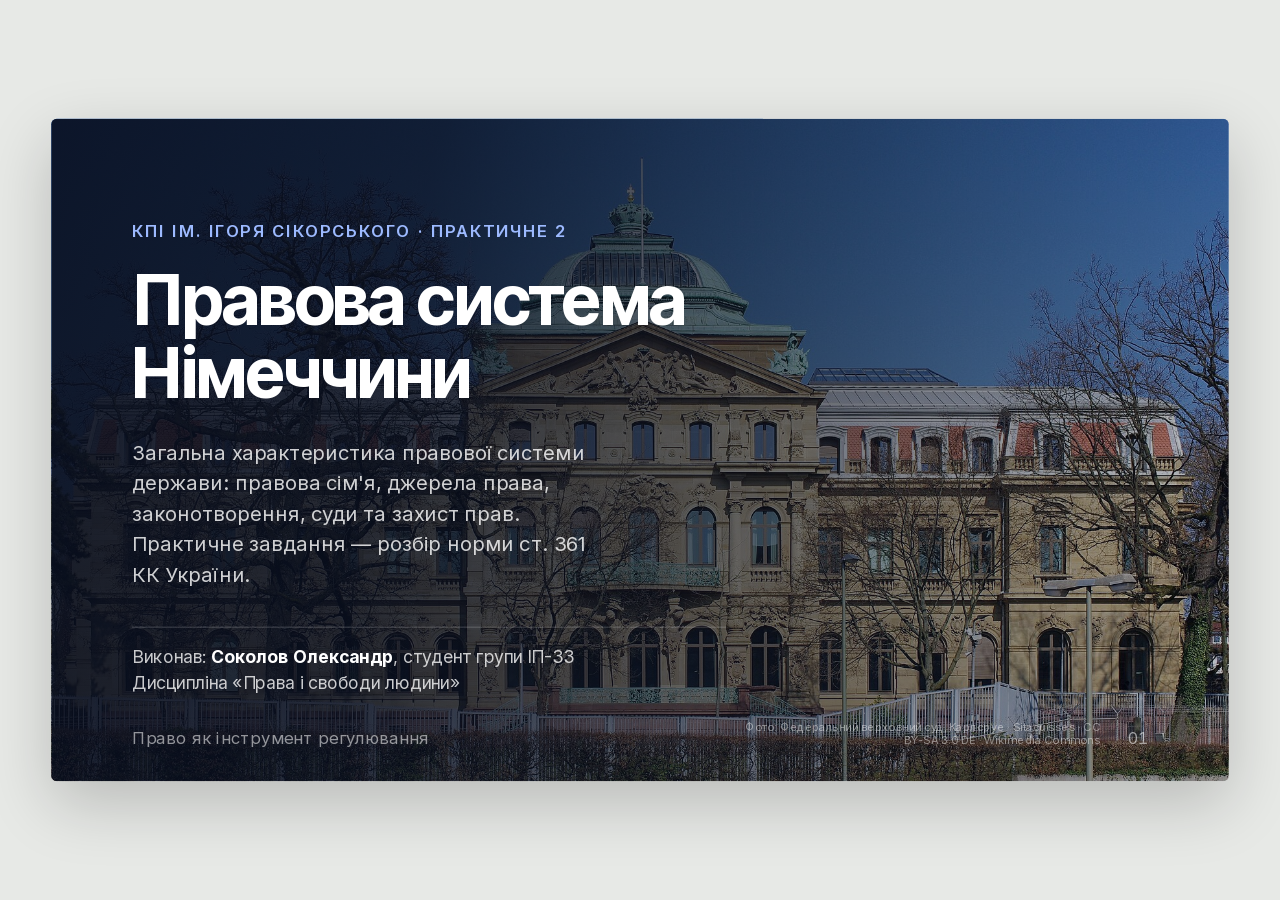
<file: practicals/02-pravo-yak-rehuliator/index.html>
<!doctype html>
<html lang="uk">
<head>
<meta charset="utf-8">
<title>Правова система Німеччини — Практичне 2</title>
<link rel="stylesheet" href="../../shared/theme.css">
<style>
  /* Розмітка структури норми: гіпотеза, диспозиція, санкція */
  .n-hyp { background: #fff1bf; }
  .n-dis { background: #dfe7fb; }
  .n-san { background: #fde0dc; }
  .n-hyp, .n-dis, .n-san { padding: 1px 5px; border-radius: 4px; box-decoration-break: clone; -webkit-box-decoration-break: clone; }
  .norm { font-size: 22px; line-height: 1.6; color: var(--ink); margin: 0 0 26px; max-width: 46em; }
  .part { border-left: 5px solid var(--rule); padding: 14px 20px; border-radius: 0 12px 12px 0; background: #fff; }
  .part--hyp { border-color: #e8b923; }
  .part--dis { border-color: var(--accent); }
  .part--san { border-color: #d9534f; }
  .part__head { font-weight: 700; font-size: 19px; margin: 0 0 6px; color: var(--ink); }
  .part p { margin: 0; font-size: 17.5px; line-height: 1.42; color: var(--ink-soft); }
  table.tbl.tbl--tight td { padding: 6px 12px 6px 0; font-size: 16px; line-height: 1.33; vertical-align: top; }
  table.tbl.tbl--tight th { font-size: 14px; }
</style>
</head>
<body class="deck">

<!-- 1 -->
<section class="slide slide--photo" style="background-image:url('img/bgh-karlsruhe.jpg')">
  <p class="eyebrow">КПІ ім. Ігоря Сікорського · Практичне 2</p>
  <h1 class="hero">Правова система<br>Німеччини</h1>
  <div class="stack" style="margin-top:32px">
    <p class="lead">Загальна характеристика правової системи держави: правова сім'я, джерела права,
      законотворення, суди та захист прав. Практичне завдання — розбір норми ст. 361 КК України.</p>
  </div>
  <p class="byline">Виконав: <b>Соколов Олександр</b>, студент групи ІП-33<br>Дисципліна «Права і свободи людини»</p>
  <span class="credit">Фото: Федеральний верховний суд, Карлсруе · Sitacuisses · CC BY-SA 3.0 DE · Wikimedia Commons</span>
  <span class="slide__kicker">Право як інструмент регулювання</span>
  <span class="slide__num"></span>
</section>

<!-- 2 -->
<section class="slide">
  <div class="rule"></div>
  <h1 class="title">Романо-германська правова сім'я</h1>
  <div class="body">
    <div class="cols cols--wide">
      <div class="stack" style="gap:18px">
        <div class="vs__side">
          <p class="vs__head">Головне джерело — закон, а не прецедент</p>
          <ul>
            <li>Право кодифіковане: суддя застосовує писану норму до фактів справи</li>
            <li>На відміну від англосаксонського права, суди не зобов'язані загалом слідувати
              прецедентам вищих інстанцій і власним попереднім рішенням</li>
            <li>Сама ідея правової держави (Rechtsstaat) сформувалась на ґрунті
              континентального римського права</li>
          </ul>
        </div>
        <p style="font-size:17px;color:var(--ink-mute);margin:0">За: Bundeszentrale für politische Bildung,
          «Handwörterbuch des politischen Systems» — статті «Gerichte», «Rechtsstaat»</p>
      </div>
      <div class="stack">
        <div class="card">
          <p class="card__label">Федеральні закони</p>
          <p class="card__value">1 797</p>
          <p>з 52 401 окремою нормою — чинні станом на 24.05.2024</p>
        </div>
        <div class="card">
          <p class="card__label">Федеральні постанови</p>
          <p class="card__value">2 866</p>
          <p>з 44 475 нормами. Разом майже 97 тис. норм лише на рівні федерації</p>
        </div>
      </div>
    </div>
  </div>
  <span class="slide__kicker">Німеччина · Практичне 2</span>
  <span class="slide__num"></span>
</section>

<!-- 3 -->
<section class="slide slide--photo" style="background-image:url('img/bgb-1896.jpg');background-position:center 30%">
  <p class="eyebrow">Частина I</p>
  <h1 class="hero">Джерела права<br>та їх ієрархія</h1>
  <span class="credit">Публікація BGB у Reichsgesetzblatt, 24.08.1896 · Public domain · Wikimedia Commons</span>
  <span class="slide__kicker">Німеччина · Практичне 2</span>
  <span class="slide__num"></span>
</section>

<!-- 4 -->
<section class="slide">
  <div class="rule"></div>
  <h1 class="title">Ієрархія джерел права</h1>
  <div class="body">
    <svg viewBox="0 0 1104 440" width="1104" height="440" style="display:block;margin:0 auto" role="img" aria-label="Ієрархія джерел права Німеччини">
      <defs>
        <style>
          .tr { fill:#fff; stroke:#dfe4ea; stroke-width:1.5 }
          .tr-top { fill:#0f2a6b; stroke:#0f2a6b }
          .tr-eu { fill:#e8edfb; stroke:#9dbaff; stroke-dasharray:6 5 }
          .tn { font-family:Inter,sans-serif; font-size:20px; font-weight:650; fill:#14181f }
          .tw { fill:#fff }
          .ts { font-family:Inter,sans-serif; font-size:15.5px; fill:#46505f }
          .tsw { fill:#cfe0ff }
          .rf { font-family:Inter,sans-serif; font-size:15.5px; font-weight:620; fill:#1d4ed8 }
        </style>
      </defs>
      <rect class="tr tr-eu" x="372" y="0" width="360" height="52" rx="10"/>
      <text class="tn" x="552" y="23" text-anchor="middle">Право Європейського Союзу</text>
      <text class="ts" x="552" y="42" text-anchor="middle">пріоритет застосування, а не скасування</text>
      <text class="rf" x="748" y="32">ст. 23 · BVerfG 2 BvE 2/08</text>

      <rect class="tr tr-top" x="332" y="62" width="440" height="52" rx="10"/>
      <text class="tn tw" x="552" y="85" text-anchor="middle">Основний Закон (1949)</text>
      <text class="ts tsw" x="552" y="104" text-anchor="middle">найвища сила; рішення суду обов'язкові</text>
      <text class="rf" x="788" y="94">§ 31 BVerfGG</text>

      <rect class="tr" x="292" y="124" width="520" height="52" rx="10"/>
      <text class="tn" x="552" y="147" text-anchor="middle">Загальні норми міжнародного права</text>
      <text class="ts" x="552" y="166" text-anchor="middle">частина федерального права, мають перевагу перед законами</text>
      <text class="rf" x="828" y="156">ст. 25</text>

      <rect class="tr" x="252" y="186" width="600" height="52" rx="10"/>
      <text class="tn" x="552" y="209" text-anchor="middle">Федеральні закони · кодекси</text>
      <text class="ts" x="552" y="228" text-anchor="middle">ухвалює Бундестаг за участі Бундесрату</text>
      <text class="rf" x="868" y="218">ст. 70–78</text>

      <rect class="tr" x="212" y="248" width="680" height="52" rx="10"/>
      <text class="tn" x="552" y="271" text-anchor="middle">Постанови (Rechtsverordnungen)</text>
      <text class="ts" x="552" y="290" text-anchor="middle">лише за уповноваженням закону, який визначає їх зміст, мету й межі</text>
      <text class="rf" x="908" y="280">ст. 80</text>

      <rect class="tr" x="172" y="310" width="760" height="52" rx="10"/>
      <text class="tn" x="552" y="333" text-anchor="middle">Право земель — конституції, закони, постанови</text>
      <text class="ts" x="552" y="352" text-anchor="middle">«Федеральне право має перевагу над правом земель»</text>
      <text class="rf" x="948" y="342">ст. 31</text>

      <rect class="tr" x="132" y="372" width="840" height="52" rx="10"/>
      <text class="tn" x="552" y="395" text-anchor="middle">Статути громад (Satzungen)</text>
      <text class="ts" x="552" y="414" text-anchor="middle">місцеве самоврядування «в межах законів»</text>
      <text class="rf" x="988" y="404">ст. 28 II</text>
    </svg>
  </div>
  <span class="slide__kicker">Німеччина · Практичне 2</span>
  <span class="slide__num"></span>
</section>

<!-- 5 -->
<section class="slide">
  <div class="rule"></div>
  <h1 class="title">Великі кодифікації кінця XIX століття</h1>
  <div class="body">
    <p class="lead" style="max-width:40em;margin-bottom:28px">Ядро приватного і процесуального права досі становлять
      кодекси Німецької імперії. Вони діють у зміненій редакції, але їх структура збереглась.</p>
    <div class="grid" style="grid-template-columns:repeat(4,1fr)">
      <div class="card">
        <p class="card__label">BGB · Цивільний кодекс</p>
        <p class="card__value">1900</p>
        <p>Підписано 18.08.1896, чинний з 1 січня 1900 року<span class="ref">ст. 1 EGBGB</span></p>
      </div>
      <div class="card">
        <p class="card__label">HGB · Торговий кодекс</p>
        <p class="card__value">1900</p>
        <p>Підписано 10.05.1897, набрав чинності одночасно з BGB<span class="ref">ст. 1 EGHGB</span></p>
      </div>
      <div class="card">
        <p class="card__label">StGB · Кримінальний кодекс</p>
        <p class="card__value">1871</p>
        <p>Підписано 15.05.1871 — найстаріший із чинних кодексів</p>
      </div>
      <div class="card">
        <p class="card__label">ZPO · StPO · процес</p>
        <p class="card__value">1879</p>
        <p>Імперські закони про судоустрій, цивільний і кримінальний процес — з 1 жовтня 1879 року</p>
      </div>
    </div>
    <p style="font-size:18px;color:var(--ink-soft);margin:26px 0 0;max-width:52em">Кодифікація — вища форма
      систематизації: норми не просто збирають, а переробляють в одне ціле, усуваючи протиріччя.
      Звідси формальна визначеність і системність права як його ознаки.</p>
  </div>
  <span class="slide__kicker">Німеччина · Практичне 2</span>
  <span class="slide__num"></span>
</section>

<!-- 6 -->
<section class="slide center">
  <div class="rule"></div>
  <blockquote class="quote">«Законодавча влада зв'язана конституційним ладом, виконавча влада і правосуддя —
    законом і правом.»</blockquote>
  <p class="quote__src">Основний Закон ФРН, ст. 20 абз. 3 · «an Gesetz und Recht gebunden»</p>
  <p style="font-size:20px;line-height:1.5;color:var(--ink-soft);margin:34px 0 0;max-width:44em">
    Відповідь на питання «право чи закон» записана в самій конституції: суд зв'язаний не лише
    законом, а й правом. Закон — форма, у якій держава фіксує право, але не все, що має форму
    закону, є правом. Цю формулу пояснюють досвідом нацистської диктатури, коли беззаконня мало форму законів.</p>
  <span class="slide__kicker">Німеччина · Практичне 2</span>
  <span class="slide__num"></span>
</section>

<!-- 7 -->
<section class="slide slide--photo" style="background-image:url('img/bgbl-1949.jpg');background-position:center 20%">
  <p class="eyebrow">Частина II</p>
  <h1 class="hero">Як створюється<br>закон</h1>
  <span class="credit">Bundesgesetzblatt № 1, 23.05.1949 — публікація Основного Закону · Public domain · Wikimedia Commons</span>
  <span class="slide__kicker">Німеччина · Практичне 2</span>
  <span class="slide__num"></span>
</section>

<!-- 8 -->
<section class="slide">
  <div class="rule"></div>
  <h1 class="title">Хто має право ухвалювати закони</h1>
  <div class="body">
    <p class="lead" style="max-width:40em;margin-bottom:28px">Загальне правило — на користь земель:
      вони законодавствують, якщо Основний Закон не надає цю сферу федерації<span class="ref">ст. 70</span></p>
    <div class="vs">
      <div class="vs__side">
        <p class="vs__head">Виключна компетенція федерації<span class="ref">ст. 71, 73</span></p>
        <ul>
          <li>Закордонні справи, оборона, громадянство, валюта</li>
          <li>Землі діють тут лише за прямим уповноваженням федерального закону</li>
        </ul>
      </div>
      <div class="vs__side vs__side--muted">
        <p class="vs__head">Конкуруюча компетенція<span class="ref">ст. 72, 74</span></p>
        <ul>
          <li>Цивільне і кримінальне право, судоустрій, судовий процес</li>
          <li>Землі законодавствують, доки й оскільки федерація не використала свою компетенцію.
            Тому BGB і StGB — федеральні закони</li>
        </ul>
      </div>
    </div>
  </div>
  <span class="slide__kicker">Німеччина · Практичне 2</span>
  <span class="slide__num"></span>
</section>

<!-- 9 -->
<section class="slide">
  <div class="rule"></div>
  <h1 class="title">Законодавча процедура</h1>
  <div class="body">
    <div class="cols cols--wide">
      <ol class="steps">
        <li><strong>Ініціатива:</strong> федеральний уряд, депутати Бундестагу або Бундесрат<span class="ref">ст. 76</span></li>
        <li><strong>Ухвалення</strong> Бундестагом<span class="ref">ст. 77 I</span></li>
        <li><strong>Бундесрат:</strong> для «законів згоди» потрібна його згода; для інших — лише
          право заперечити протягом 2 тижнів, яке Бундестаг може подолати. Спори — через
          Погоджувальний комітет<span class="ref">ст. 77 II–III, 78</span></li>
        <li><strong>Підпис</strong> федерального президента після контрасигнації<span class="ref">ст. 82 I</span></li>
        <li><strong>Оприлюднення</strong> у Bundesgesetzblatt</li>
      </ol>
      <div class="stack">
        <div class="card">
          <p class="card__label">Bundesgesetzblatt</p>
          <p class="card__value">1.01.2023</p>
          <p>Відтоді виходить лише в електронній формі на recht.bund.de (Verkündungs- und Bekanntmachungsgesetz)</p>
        </div>
        <div class="card">
          <p class="card__label">Набрання чинності</p>
          <p class="card__value">14-й день</p>
          <p>після виходу номера, якщо сам закон не визначає іншої дати<span class="ref">ст. 82 II</span></p>
        </div>
      </div>
    </div>
  </div>
  <span class="slide__kicker">Німеччина · Практичне 2</span>
  <span class="slide__num"></span>
</section>

<!-- 10 -->
<section class="slide slide--photo" style="background-image:url('img/bverwg-leipzig.jpg')">
  <p class="eyebrow">Частина III</p>
  <h1 class="hero">Суди<br>і захист права</h1>
  <span class="credit">Фото: Федеральний адміністративний суд, Лейпциг · Tuxyso · CC BY-SA 3.0 · Wikimedia Commons</span>
  <span class="slide__kicker">Німеччина · Практичне 2</span>
  <span class="slide__num"></span>
</section>

<!-- 11 -->
<section class="slide">
  <div class="rule"></div>
  <h1 class="title">Судова система: п'ять юрисдикцій</h1>
  <div class="body">
    <p class="lead" style="max-width:42em;margin-bottom:24px">Правосуддя здійснюють Конституційний суд,
      федеральні суди і суди земель<span class="ref">ст. 92</span>. На вершині кожної з п'яти гілок —
      окремий верховний суд федерації<span class="ref">ст. 95 I</span></p>
    <div class="grid" style="grid-template-columns:repeat(3,1fr)">
      <div class="card" style="background:var(--accent-deep);border-color:var(--accent-deep)">
        <p class="card__label" style="color:#9dbaff">Конституційна юрисдикція</p>
        <p class="card__value" style="color:#fff">BVerfG</p>
        <p style="color:#cfe0ff">Федеральний конституційний суд · Карлсруе</p>
      </div>
      <div class="card">
        <p class="card__label">Цивільні та кримінальні справи</p>
        <p class="card__value">BGH</p>
        <p>Федеральний верховний суд · Карлсруе</p>
      </div>
      <div class="card">
        <p class="card__label">Адміністративні справи</p>
        <p class="card__value">BVerwG</p>
        <p>Федеральний адміністративний суд · Лейпциг</p>
      </div>
      <div class="card">
        <p class="card__label">Податки і збори</p>
        <p class="card__value">BFH</p>
        <p>Федеральний фінансовий суд · Мюнхен</p>
      </div>
      <div class="card">
        <p class="card__label">Трудові спори</p>
        <p class="card__value">BAG</p>
        <p>Федеральний трудовий суд · Ерфурт</p>
      </div>
      <div class="card">
        <p class="card__label">Соціальне забезпечення</p>
        <p class="card__value">BSG</p>
        <p>Федеральний соціальний суд · Кассель</p>
      </div>
    </div>
  </div>
  <span class="slide__kicker">Німеччина · Практичне 2</span>
  <span class="slide__num"></span>
</section>

<!-- 12 -->
<section class="slide">
  <div class="rule"></div>
  <h1 class="title">Гарантії та способи захисту прав</h1>
  <div class="body">
    <div class="kv" style="--k:260px">
      <div class="kv__row"><div class="kv__k">Шлях до суду</div>
        <div class="kv__v">Кожен, чиї права порушила публічна влада, може звернутися до суду<span class="ref">ст. 19 IV</span></div></div>
      <div class="kv__row"><div class="kv__k">Незалежність суддів</div>
        <div class="kv__v">Судді незалежні й підкоряються лише закону<span class="ref">ст. 97 I</span></div></div>
      <div class="kv__row"><div class="kv__k">Законний суддя</div>
        <div class="kv__v">Надзвичайні суди заборонені, нікого не можна позбавити законного судді<span class="ref">ст. 101 I</span></div></div>
      <div class="kv__row"><div class="kv__k">Без закону немає кари</div>
        <div class="kv__v">Діяння карається, лише якщо його караність була визначена законом до вчинення;
          двічі за одне діяння не карають<span class="ref">ст. 103 II–III</span></div></div>
      <div class="kv__row"><div class="kv__k">Контроль закону</div>
        <div class="kv__v">Суд, який вважає закон неконституційним, зупиняє справу і звертається до
          Конституційного суду<span class="ref">ст. 100 I</span></div></div>
      <div class="kv__row"><div class="kv__k">Конституційна скарга</div>
        <div class="kv__v">Може подати кожен після вичерпання інших засобів<span class="ref">ст. 94 I 4a</span><span class="ref">§ 90 BVerfGG</span>.
          З грудня 2024 повноваження суду перенесено зі ст. 93 до ст. 94</div></div>
    </div>
  </div>
  <span class="slide__kicker">Німеччина · Практичне 2</span>
  <span class="slide__num"></span>
</section>

<!-- 13 -->
<section class="slide">
  <div class="rule"></div>
  <h1 class="title">Хто застосовує право</h1>
  <div class="body">
    <div style="display:grid;grid-template-columns:1fr 440px;gap:44px;height:100%">
      <div class="stack" style="gap:18px">
        <div class="grid" style="grid-template-columns:1fr 1fr">
          <div class="card">
            <p class="card__label">Судді</p>
            <p class="card__value">21 954</p>
            <p>штатних одиниць на 31.12.2024, з них 50,75 % — жінки; на рівні федерації лише 462</p>
          </div>
          <div class="card">
            <p class="card__label">Прокурори</p>
            <p class="card__value">6 995</p>
            <p>штатних одиниць за тією ж статистикою Федерального відомства юстиції</p>
          </div>
        </div>
        <div class="vs__side">
          <p class="vs__head">Два державні іспити<span class="ref">§ 5 DRiG</span></p>
          <ul>
            <li>Суддею може стати той, хто закінчив юридичний факультет першим іспитом і
              підготовчу службу — другим державним іспитом</li>
            <li>Між іспитами — дворічна підготовча служба: цивільний суд, прокуратура або кримінальний суд, адміністрація, адвокатське бюро<span class="ref">§ 5b DRiG</span></li>
          </ul>
        </div>
      </div>
      <div class="figure">
        <div class="figure__img"><img src="img/bag-erfurt.jpg" alt="Федеральний трудовий суд, Ерфурт"></div>
        <p class="figure__cap"><b>Федеральний трудовий суд, Ерфурт</b><br>Найвища інстанція у трудових спорах.<br>
          Фото: Alupus · CC BY-SA 3.0</p>
      </div>
    </div>
  </div>
  <span class="slide__kicker">Німеччина · Практичне 2</span>
  <span class="slide__num"></span>
</section>

<!-- 14 -->
<section class="slide">
  <div class="rule"></div>
  <h1 class="title">Узагальнена оцінка правової системи</h1>
  <div class="body">
    <div class="vs" style="margin-bottom:26px">
      <div class="vs__side">
        <p class="vs__head">Сильні сторони</p>
        <ul>
          <li>Кодифіковане, системне право з чіткою ієрархією джерел</li>
          <li>Суд зв'язаний не лише законом, а й правом</li>
          <li>П'ять спеціалізованих юрисдикцій і конституційна скарга для кожного</li>
          <li>Строга гарантія «немає кари без закону»</li>
        </ul>
      </div>
      <div class="vs__side vs__side--muted">
        <p class="vs__head">Виклики</p>
        <ul>
          <li>Обсяг: майже 97 тис. норм лише на федеральному рівні</li>
          <li>Два рівні законодавства — федерація і 16 земель</li>
          <li>Співіснування з правом ЄС, що має пріоритет застосування</li>
        </ul>
      </div>
    </div>
    <p style="font-size:21px;line-height:1.5;color:var(--ink);margin:0;max-width:46em">
      <strong>Висновок:</strong> право в Німеччині регулює відносини передусім через закон, а стійкість
      системі дають процедури — хто і як ухвалює норму та хто перевіряє її відповідність праву.</p>
  </div>
  <span class="slide__kicker">Німеччина · Практичне 2</span>
  <span class="slide__num"></span>
</section>

<!-- 15 -->
<section class="slide slide--photo" style="background-image:url('img/verkhovna-rada.jpg');background-position:center 45%">
  <p class="eyebrow">Практичне завдання 2</p>
  <h1 class="hero">Структура норми:<br>ст. 361 КК України</h1>
  <div class="stack" style="margin-top:28px">
    <p class="lead">Несанкціоноване втручання в роботу інформаційних, електронних комунікаційних,
      інформаційно-комунікаційних систем і мереж</p>
  </div>
  <span class="credit">Фото: будівля Верховної Ради України, вид з вулиці Грушевського · Wadco2 · CC BY-SA 3.0 · Wikimedia Commons</span>
  <span class="slide__kicker">ст. 361 КК · Практичне 2</span>
  <span class="slide__num"></span>
</section>

<!-- 16 -->
<section class="slide">
  <div class="rule"></div>
  <h1 class="title">Частина перша: якщо — то — інакше</h1>
  <div class="body">
    <p class="norm"><span class="n-hyp">[Особа, яка досягла 16 років і є осудною,]</span>
      <span class="n-dis">«Несанкціоноване втручання в роботу інформаційних (автоматизованих), електронних
      комунікаційних, інформаційно-комунікаційних систем, електронних комунікаційних мереж</span> —
      <span class="n-san">карається штрафом від однієї тисячі до трьох тисяч неоподатковуваних мінімумів
      доходів громадян або пробаційним наглядом на строк до трьох років, або обмеженням волі на той самий строк.»</span></p>
    <div class="grid" style="grid-template-columns:repeat(3,1fr);gap:18px">
      <div class="part part--hyp">
        <p class="part__head">Гіпотеза — прихована</p>
        <p>У статті не записана. Випливає із Загальної частини: суб'єкт — осудна фізична особа від 16 років
          <span class="ref">ст. 18, 19, 22</span>, діяння без дозволу власника системи</p>
      </div>
      <div class="part part--dis">
        <p class="part__head">Диспозиція — проста, забороняюча</p>
        <p>Називає заборонене діяння, не розкриваючи його ознак. Правило поведінки — «не втручайся»:
          норма реалізується через дотримання</p>
      </div>
      <div class="part part--san">
        <p class="part__head">Санкція — альтернативна</p>
        <p>Три види покарання на вибір суду, у межах «від — до»: відносно визначена.
          Штраф — 17–51 тис. грн (1 НМДГ = 17 грн)</p>
      </div>
    </div>
  </div>
  <span class="slide__kicker">ст. 361 КК · Практичне 2</span>
  <span class="slide__num"></span>
</section>

<!-- 17 -->
<section class="slide">
  <div class="rule"></div>
  <h1 class="title">Як гіпотеза «важчає» від частини до частини</h1>
  <div class="body">
    <table class="tbl tbl--tight">
      <thead><tr><th style="width:52px">Ч.</th><th>Додаткова обставина (гіпотеза)</th><th style="width:38%">Санкція</th><th style="width:150px">Тяжкість, ст. 12</th></tr></thead>
      <tbody>
        <tr><td>1</td><td>Базовий склад: саме втручання</td><td>Штраф 1–3 тис. НМДГ, пробаційний нагляд або обмеження волі до 3 років</td><td>кримінальний проступок</td></tr>
        <tr><td>2</td><td>Повторно або за попередньою змовою групою осіб</td><td>Штраф 3–7 тис. НМДГ, обмеження або позбавлення волі від 2 до 5 років</td><td>нетяжкий злочин</td></tr>
        <tr><td>3</td><td>Призвело до витоку, втрати, підробки, блокування інформації, спотворення її обробки чи маршрутизації</td><td>Штраф 7–10 тис. НМДГ або позбавлення волі від 3 до 8 років, можливе позбавлення права обіймати посади</td><td>тяжкий злочин</td></tr>
        <tr><td>4</td><td>Значна шкода (від 300 НМДГ — 499 200 грн у 2026) або небезпека аварій, катастроф, загибелі людей</td><td>Позбавлення волі від 8 до 12 років, можливе позбавлення права обіймати посади</td><td>особливо тяжкий</td></tr>
        <tr><td>5</td><td>Дії за ч. 3 або 4 під час воєнного стану</td><td>Позбавлення волі від 10 до 15 років з обов'язковим позбавленням права</td><td>особливо тяжкий</td></tr>
        <tr><td>6</td><td>Пошук вразливостей у встановленому порядку</td><td colspan="2">Не вважається втручанням — умова, за якої норма не застосовується</td></tr>
      </tbody>
    </table>
  </div>
  <span class="slide__kicker">ст. 361 КК · Практичне 2</span>
  <span class="slide__num"></span>
</section>

<!-- 18 -->
<section class="slide">
  <div class="rule"></div>
  <h1 class="title">Що показує розбір</h1>
  <div class="body">
    <ul class="bullets">
      <li><strong>Гіпотеза кримінально-правової норми винесена в Загальну частину.</strong> Вік, осудність,
        вина однакові для всіх статей, тому їх не повторюють у кожній. Стаття Особливої частини описує
        лише діяння і покарання.</li>
      <li><strong>Кожна наступна частина додає обставину до гіпотези й посилює санкцію:</strong> від кримінального
        проступку в ч. 1 до особливо тяжкого злочину в ч. 4–5. Санкція сама визначає ступінь тяжкості за ст. 12.</li>
      <li><strong>Караність визначається тільки Кримінальним кодексом, аналогія заборонена</strong><span class="ref">ст. 3 ч. 3–4</span>.
        Той самий принцип у Німеччині закріплено в конституції<span class="ref">ст. 103 II GG</span>.</li>
      <li><strong>Реалізація норми:</strong> для громадянина — дотримання заборони, для держави — застосування:
        вирок суду в конкретній справі.</li>
    </ul>
  </div>
  <span class="slide__kicker">ст. 361 КК · Практичне 2</span>
  <span class="slide__num"></span>
</section>

<!-- 19 -->
<section class="slide">
  <div class="rule"></div>
  <h1 class="title">Та сама заборона в німецькому праві</h1>
  <div class="body">
    <div class="vs" style="margin-bottom:24px">
      <div class="vs__side">
        <p class="vs__head">Україна · ст. 361 КК</p>
        <ul>
          <li>Одна стаття охоплює і доступ, і наслідки: витік, блокування, шкоду</li>
          <li>Базовий склад без позбавлення волі — кримінальний проступок</li>
          <li>Окремий особливо тяжкий склад для воєнного стану</li>
          <li>Прямий виняток для пошуку вразливостей (ч. 6)</li>
        </ul>
      </div>
      <div class="vs__side vs__side--muted">
        <p class="vs__head">Німеччина · StGB</p>
        <ul>
          <li><strong>§ 202a</strong> — доступ до захищених даних з подоланням захисту: до 3 років позбавлення волі або штраф</li>
          <li><strong>§ 303b</strong> — комп'ютерний саботаж: до 3 років; щодо підприємства чи органу влади — до 5;
            особливо тяжкі випадки — від 6 місяців до 10 років; замах караний</li>
        </ul>
      </div>
    </div>
    <p style="font-size:20px;line-height:1.5;color:var(--ink-soft);margin:0;max-width:46em">Спільне: обидві системи
      будують кваліфіковані склади, де санкція росте з обставинами, і дають суду альтернативу між
      штрафом і позбавленням волі.</p>
  </div>
  <span class="slide__kicker">ст. 361 КК · Практичне 2</span>
  <span class="slide__num"></span>
</section>

<!-- 20 -->
<section class="slide">
  <div class="rule"></div>
  <h1 class="title">Використані джерела</h1>
  <div class="body">
    <ol class="srcs" style="--rows:7">
      <li><b>Grundgesetz</b> (23.05.1949), ст. 19, 20, 23, 25, 28, 31, 70–82, 92, 94, 95, 97, 100–103 — gesetze-im-internet.de</li>
      <li><b>BGBl. 2024 I Nr. 439</b> — нова редакція ст. 93 і 94 Основного Закону</li>
      <li><b>BVerfGG</b> § 31, § 90; <b>DRiG</b> § 5, § 5b; <b>StGB</b> § 202a, § 303b — gesetze-im-internet.de</li>
      <li><b>BVerfG</b>, рішення від 30.06.2009, 2 BvE 2/08 («Лісабон») — пріоритет права ЄС</li>
      <li><b>Verkündungs- und Bekanntmachungsgesetz</b> (2022) — електронний Bundesgesetzblatt</li>
      <li><b>EGBGB</b> ст. 1, <b>EGHGB</b> ст. 1 — набрання чинності BGB і HGB</li>
      <li><b>Bundesamt für Justiz</b> — Richterstatistik 2024</li>
      <li><b>Deutscher Bundestag</b>, hib — кількість чинних законів і постанов (24.05.2024)</li>
      <li><b>bpb</b> — Handwörterbuch des politischen Systems: «Gerichte», «Rechtsstaat»</li>
      <li><b>Кримінальний кодекс України</b>, ст. 3, 12, 18, 19, 22, 361 — zakon.rada.gov.ua</li>
      <li><b>Податковий кодекс України</b>, пп. 169.1.1, п. 5 підрозд. 1 розд. XX — розмір НМДГ</li>
      <li><b>Закон про Державний бюджет України на 2026 рік</b>, ст. 7 — прожитковий мінімум</li>
      <li><b>Права і свободи людини</b> : навч. посібник. КПІ ім. Ігоря Сікорського, 2023 — тема 2.1</li>
      <li>Фотографії — Wikimedia Commons, вільні ліцензії (автори на слайдах)</li>
    </ol>
  </div>
  <span class="slide__kicker">Практичне 2</span>
  <span class="slide__num"></span>
</section>

<script src="../../shared/deck.js"></script>
</body>
</html>
</file>
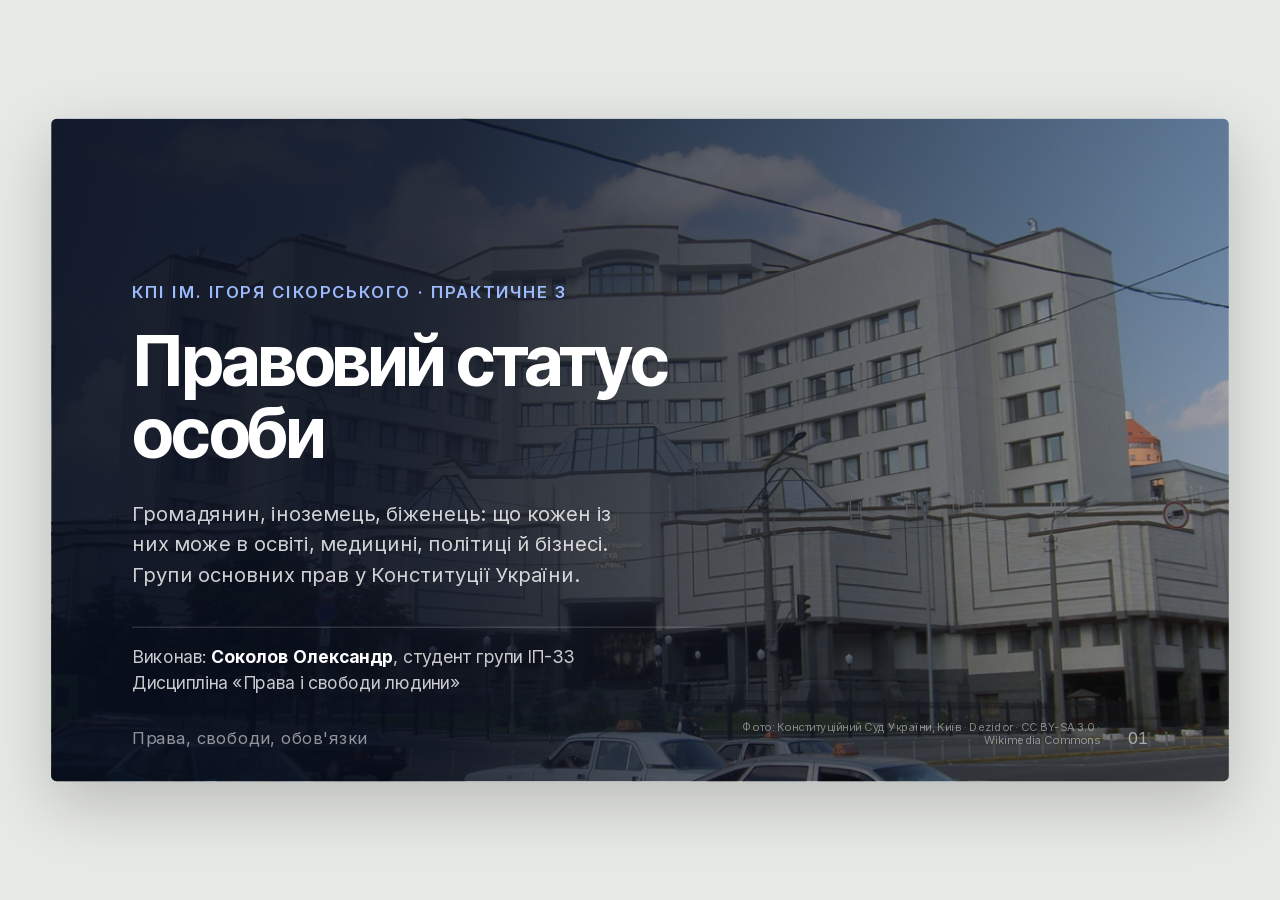
<file: practicals/03-pravovyi-status-osoby/index.html>
<!doctype html>
<html lang="uk">
<head>
<meta charset="utf-8">
<title>Правовий статус особи – Практичне 3</title>
<link rel="stylesheet" href="../../shared/theme.css">
<style>
  /* Матриця статусів: позначка обсягу права + коротка підстава */
  table.mx { width: 100%; border-collapse: separate; border-spacing: 8px; margin: -8px; table-layout: fixed; }
  table.mx th { font-size: 14px; font-weight: 650; letter-spacing: .05em; text-transform: uppercase; color: var(--ink-mute); text-align: left; padding: 0 4px 2px; }
  table.mx th:first-child { width: 128px; }
  table.mx td { background: #fff; border: 1px solid var(--rule); border-radius: 10px; padding: 9px 11px; vertical-align: top; font-size: 14.5px; line-height: 1.32; color: var(--ink-soft); }
  table.mx td.who { background: none; border: none; font-family: var(--f-display); font-size: 20px; font-weight: 650; color: var(--ink); padding-top: 12px; }
  table.mx td b { display: block; font-size: 15.5px; margin-bottom: 3px; }
  table.mx td.y { border-left: 5px solid #2f9e5b; } table.mx td.y b { color: #1f7a43; }
  table.mx td.p { border-left: 5px solid #e0a419; } table.mx td.p b { color: #9a6c00; }
  table.mx td.n { border-left: 5px solid #d9534f; background: #fdf6f5; } table.mx td.n b { color: #b33a36; }
  .legend { display: flex; gap: 26px; font-size: 15px; color: var(--ink-mute); margin-top: 10px; }
  .legend span::before { content: ""; display: inline-block; width: 12px; height: 12px; border-radius: 3px; margin-right: 7px; transform: translateY(1px); background: var(--c); }

  table.grp { width: 100%; border-collapse: collapse; }
  table.grp th { text-align: left; font-size: 14px; font-weight: 650; letter-spacing: .06em; text-transform: uppercase; color: var(--ink-mute); padding: 0 14px 10px 0; border-bottom: 2px solid var(--rule); }
  table.grp td { padding: 8px 14px 8px 0; border-bottom: 1px solid var(--rule); font-size: 16.5px; line-height: 1.35; color: var(--ink-soft); vertical-align: top; }
  table.grp td:first-child { font-weight: 650; color: var(--ink); width: 170px; }
  table.grp td.art { font-weight: 650; color: var(--accent-deep); width: 250px; font-variant-numeric: tabular-nums; }
  table.grp td.art small { display: block; font-weight: 400; color: var(--ink-mute); font-size: 14px; }

  .note { font-size: 16px; color: var(--ink-mute); margin: 0; line-height: 1.4; }
</style>
</head>
<body class="deck">

<!-- 1 -->
<section class="slide slide--photo" style="background-image:url('img/ksu.jpg');background-position:center 40%">
  <p class="eyebrow">КПІ ім. Ігоря Сікорського · Практичне 3</p>
  <h1 class="hero">Правовий статус<br>особи</h1>
  <div class="stack" style="margin-top:32px">
    <p class="lead">Громадянин, іноземець, біженець: що кожен із них може в освіті, медицині, політиці
      й бізнесі. Групи основних прав у Конституції України.</p>
  </div>
  <p class="byline">Виконав: <b>Соколов Олександр</b>, студент групи ІП-33<br>Дисципліна «Права і свободи людини»</p>
  <span class="credit">Фото: Конституційний Суд України, Київ · Dezidor · CC BY-SA 3.0 · Wikimedia Commons</span>
  <span class="slide__kicker">Права, свободи, обов'язки</span>
  <span class="slide__num"></span>
</section>

<!-- 2 -->
<section class="slide">
  <div class="rule"></div>
  <h1 class="title">Що таке правовий статус</h1>
  <div class="body">
    <div class="cols cols--wide">
      <div class="stack" style="gap:16px">
        <p style="font-size:20px;line-height:1.45;margin:0;color:var(--ink-soft)">Сукупність прав, обов'язків,
          законних інтересів і гарантій їх реалізації, що закріплені в законодавстві й характеризують
          особу як суб'єкта права.</p>
        <ol class="steps" style="margin-top:4px">
          <li><strong>Правосуб'єктність</strong> – здатність бути учасником правовідносин</li>
          <li><strong>Принципи</strong> – свобода, рівність, невідчужуваність прав</li>
          <li><strong>Громадянство</strong> – правовий зв'язок особи з державою</li>
          <li><strong>Права, свободи, обов'язки</strong> – центральний елемент</li>
          <li><strong>Гарантії</strong> – умови і засоби реальної реалізації</li>
        </ol>
      </div>
      <div class="stack" style="gap:14px">
        <div class="card">
          <p class="card__label">Загальний</p>
          <p>Однаковий для всіх: статус людини і громадянина за Конституцією</p>
        </div>
        <div class="card">
          <p class="card__label">Спеціальний</p>
          <p>Для категорій осіб: студенти, військові, пенсіонери, <b>іноземці, біженці</b></p>
        </div>
        <div class="card">
          <p class="card__label">Індивідуальний</p>
          <p>Конкретної людини – змінюється з віком, освітою, роботою</p>
        </div>
      </div>
    </div>
  </div>
  <span class="slide__kicker">Правовий статус особи</span>
  <span class="slide__num"></span>
</section>

<!-- 3 -->
<section class="slide">
  <div class="rule"></div>
  <h1 class="title">Людина і громадянин: «кожен» чи «громадяни»</h1>
  <div class="body">
    <div class="vs">
      <div class="vs__side">
        <p class="vs__head">Права людини</p>
        <ul>
          <li>Належать від народження, незалежно від держави і громадянства</li>
          <li>Позатериторіальні: діють, де б людина не перебувала</li>
          <li>У Конституції – формула <b>«кожен має право»</b>, «ніхто не може»</li>
          <li>Мають і апатриди, і біженці</li>
        </ul>
      </div>
      <div class="vs__side vs__side--muted">
        <p class="vs__head">Права громадянина</p>
        <ul>
          <li>Випливають зі сталого правового зв'язку особи з державою</li>
          <li>Територіальні: охоплюють відносини з конкретною державою</li>
          <li>У Конституції – формула <b>«громадяни мають право»</b></li>
          <li>Насамперед політичні: вибори, референдум, держслужба, партії</li>
        </ul>
      </div>
    </div>
    <p style="font-size:19px;line-height:1.45;margin:24px 0 0;color:var(--ink-soft)">
      <span class="ref">ст. 26 Конституції</span> Іноземці та особи без громадянства, що перебувають в
      Україні на законних підставах, мають ті самі права і обов'язки, що й громадяни, –
      <b>за винятками, встановленими Конституцією, законами чи міжнародними договорами</b>.
      Саме ці винятки і показує таблиця.</p>
  </div>
  <span class="slide__kicker">Правовий статус особи</span>
  <span class="slide__num"></span>
</section>

<!-- 4 -->
<section class="slide slide--photo" style="background-image:url('img/urny.jpg');background-position:center 55%">
  <p class="eyebrow">Практичне завдання 1</p>
  <h1 class="hero">Громадянин,<br>іноземець, біженець</h1>
  <div class="stack" style="margin-top:28px">
    <p class="lead">Освіта, медична допомога, вибори й референдуми, політичні посади, підприємництво</p>
  </div>
  <span class="credit">Фото: виборчі скриньки на дільниці в Україні · Tohaomg · CC BY-SA 4.0 · Wikimedia Commons</span>
  <span class="slide__kicker">Завдання 1 · Практичне 3</span>
  <span class="slide__num"></span>
</section>

<!-- 5 -->
<section class="slide">
  <div class="rule"></div>
  <h1 class="title">Три статуси: хто є хто</h1>
  <div class="body">
    <div class="grid" style="--cols:3">
      <div class="card">
        <p class="card__label">Громадянин України</p>
        <p>Особа, що набула громадянство в порядку, передбаченому законами і міжнародними договорами.
          Громадянство – «правовий зв'язок між фізичною особою і Україною, що знаходить свій вияв у їх
          взаємних правах та обов'язках»</p>
        <p style="margin-top:10px"><span class="ref">ст. 1 ЗУ «Про громадянство України»</span></p>
      </div>
      <div class="card">
        <p class="card__label">Іноземець</p>
        <p>Особа, яка не перебуває у громадянстві України і є громадянином іншої держави.
          Обсяг прав залежить від підстави перебування: <b>постійне проживання</b> (посвідка на
          постійне проживання) чи <b>тимчасове</b> (робота, навчання, віза)</p>
        <p style="margin-top:10px"><span class="ref">ст. 1, 3, 4 ЗУ «Про правовий статус іноземців…»</span></p>
      </div>
      <div class="card">
        <p class="card__label">Біженець</p>
        <p>Не громадянин України, який через обґрунтовані побоювання переслідувань за ознаками раси,
          віри, національності, політичних поглядів не може повернутися до своєї країни. Вважається
          таким, що <b>постійно проживає</b> в Україні</p>
        <p style="margin-top:10px"><span class="ref">ст. 1, 14 ЗУ «Про біженців…»</span></p>
      </div>
    </div>
    <p class="note" style="margin-top:22px">Статус біженця надає ДМС за індивідуальною заявою. Його не варто плутати з
      тимчасовим захистом – колективною формою захисту при масовому напливі людей (ст. 18–20 того самого Закону).</p>
  </div>
  <span class="slide__kicker">Завдання 1 · Практичне 3</span>
  <span class="slide__num"></span>
</section>

<!-- 6 -->
<section class="slide">
  <div class="rule"></div>
  <h1 class="title">Таблиця: обсяг прав за статусом</h1>
  <div class="body">
    <table class="mx">
      <tr><th></th><th>Освіта</th><th>Медична допомога</th><th>Вибори, референдум</th><th>Політичні посади</th><th>Підприємництво</th></tr>
      <tr>
        <td class="who">Громадянин</td>
        <td class="y"><b>Повністю</b>Безоплатно в державних і комунальних закладах; вища – на конкурсі</td>
        <td class="y"><b>Повністю</b>Безоплатно за програмою медичних гарантій</td>
        <td class="y"><b>З 18 років</b>Крім визнаних судом недієздатними</td>
        <td class="y"><b>За цензами</b>Нардеп – від 21 року, Президент – від 35; ценз проживання</td>
        <td class="y"><b>Повністю</b>Будь-яка не заборонена законом діяльність</td>
      </tr>
      <tr>
        <td class="who">Іноземець</td>
        <td class="p"><b>Залежить від підстави</b>Постійні резиденти – нарівні, у т. ч. за бюджет; інші – платно</td>
        <td class="p"><b>Залежить від підстави</b>Постійні резиденти – нарівні; інші – екстрена, з компенсацією</td>
        <td class="n"><b>Ні</b>Ні загальнодержавні, ні місцеві вибори, ні референдум</td>
        <td class="n"><b>Ні</b>Ні виборні посади, ні держслужба, ні членство в партіях</td>
        <td class="p"><b>З обмеженнями</b>За законного перебування; не може мати землю с/г призначення</td>
      </tr>
      <tr>
        <td class="who">Біженець</td>
        <td class="y"><b>Нарівні</b>Рівне з громадянами право на освіту, зокрема вищу за бюджет</td>
        <td class="y"><b>Нарівні</b>Охорона здоров'я, медична допомога і страхування – як у громадян</td>
        <td class="n"><b>Ні</b>Виборче право прив'язане до громадянства</td>
        <td class="n"><b>Ні</b>Ті самі обмеження, що й для іноземців</td>
        <td class="y"><b>Нарівні</b>Пряма норма закону; обмеження щодо землі діє і тут</td>
      </tr>
    </table>
    <div class="legend">
      <span style="--c:#2f9e5b">рівний обсяг</span>
      <span style="--c:#e0a419">частково, залежить від підстави</span>
      <span style="--c:#d9534f">права немає</span>
    </div>
  </div>
  <span class="slide__kicker">Завдання 1 · Практичне 3</span>
  <span class="slide__num"></span>
</section>

<!-- 7 -->
<section class="slide">
  <div class="rule"></div>
  <h1 class="title">Освіта і медична допомога</h1>
  <div class="body">
    <div class="cols">
      <div class="vs__side">
        <p class="vs__head">Освіта</p>
        <ul>
          <li>Право на освіту гарантується незалежно від громадянства
            <span class="ref">ст. 53 Конституції; ст. 3 ЗУ «Про освіту»</span></li>
          <li>Громадянин – безоплатна вища освіта на конкурсі, якщо ступінь здобуває вперше</li>
          <li>Іноземці з постійним проживанням, біженці, особи з додатковим захистом – вища освіта
            нарівні з громадянами, у т. ч. за бюджет</li>
          <li>Інші іноземці – за кошти фізичних чи юридичних осіб, якщо договір не каже інакше
            <span class="ref">ст. 4 ЗУ «Про вищу освіту»</span></li>
        </ul>
      </div>
      <div class="vs__side">
        <p class="vs__head">Медична допомога</p>
        <ul>
          <li>Кожен має право на охорону здоров'я і медичну допомогу <span class="ref">ст. 49 Конституції</span></li>
          <li>Постійно проживаючі іноземці і біженці мають ті самі права, що й громадяни
            <span class="ref">ст. 11 Основ законодавства про охорону здоров'я</span></li>
          <li>Програма медичних гарантій – для громадян, постійних резидентів і біженців</li>
          <li>Тимчасово перебуваючим – екстрена допомога, вартість якої треба компенсувати;
            решта за власний кошт або страховку <span class="ref">ст. 4 ЗУ про фінансові гарантії</span></li>
        </ul>
      </div>
    </div>
  </div>
  <span class="slide__kicker">Завдання 1 · Практичне 3</span>
  <span class="slide__num"></span>
</section>

<!-- 8 -->
<section class="slide">
  <div class="rule"></div>
  <h1 class="title">Вибори, референдуми, політичні посади</h1>
  <div class="body">
    <div class="cols cols--wide">
      <ul class="bullets">
        <li><strong>Право голосу</strong> – лише громадяни, яким виповнилося 18 років; недієздатні не голосують
          <span class="ref">ст. 70 Конституції</span></li>
        <li><strong>Місцеві вибори</strong> – теж лише громадяни: «громадяни України, які мають право голосу,
          є виборцями» <span class="ref">ст. 7 Виборчого кодексу</span></li>
        <li><strong>Референдум</strong> – так само <span class="ref">ст. 6 ЗУ «Про всеукраїнський референдум»</span></li>
        <li><strong>Партії</strong> – членами можуть бути лише громадяни <span class="ref">ст. 36 Конституції</span></li>
        <li><strong>Держслужба</strong> – повнолітні громадяни, що володіють державною мовою
          <span class="ref">ст. 19 ЗУ «Про державну службу»</span></li>
      </ul>
      <div class="stack" style="gap:14px">
        <div class="card">
          <p class="card__label">Народний депутат</p>
          <p class="card__value">21 рік</p>
          <p>Громадянин з правом голосу, проживає в Україні останні 5 років <span class="ref">ст. 76</span></p>
        </div>
        <div class="card">
          <p class="card__label">Президент</p>
          <p class="card__value">35 років</p>
          <p>Громадянин з правом голосу, 10 років проживання, володіє державною мовою <span class="ref">ст. 103</span></p>
        </div>
      </div>
    </div>
  </div>
  <span class="slide__kicker">Завдання 1 · Практичне 3</span>
  <span class="slide__num"></span>
</section>

<!-- 9 -->
<section class="slide">
  <div class="rule"></div>
  <h1 class="title">Підприємницька діяльність</h1>
  <div class="body">
    <div class="cols cols--wide">
      <ul class="bullets">
        <li><strong>«Кожен</strong> має право на підприємницьку діяльність, яка не заборонена законом» –
          формула «кожен», а не «громадяни» <span class="ref">ст. 42 Конституції</span></li>
        <li><strong>Умова</strong> – повна цивільна дієздатність і державна реєстрація
          <span class="ref">ст. 50 ЦК</span></li>
        <li><strong>Іноземець</strong> може зареєструватися як ФОП чи заснувати компанію; його
          дієздатність перевіряють за документом, що є підставою для перебування в Україні</li>
        <li><strong>Біженець</strong> – рівне з громадянами право на підприємництво прямо в законі
          <span class="ref">ст. 15 ЗУ «Про біженців…»</span></li>
      </ul>
      <div class="stack" style="gap:14px">
        <div class="card">
          <p class="card__label">Головне обмеження</p>
          <p>Іноземці та особи без громадянства не набувають у власність землю сільськогосподарського
            призначення; успадковану – мають відчужити протягом року <span class="ref">ст. 81 ЗК</span></p>
        </div>
        <div class="card">
          <p class="card__label">Обмеження для громадян</p>
          <p>Підприємництво депутатів, посадових і службових осіб органів влади обмежується законом
            <span class="ref">ст. 42 ч. 2</span></p>
        </div>
      </div>
    </div>
  </div>
  <span class="slide__kicker">Завдання 1 · Практичне 3</span>
  <span class="slide__num"></span>
</section>

<!-- 10 -->
<section class="slide">
  <div class="rule"></div>
  <h1 class="title">Що показує таблиця</h1>
  <div class="body">
    <ol class="steps">
      <li><strong>Межа проходить лише через політику.</strong> Вибори, референдум, посади, партії – виключно
        для громадян: це права громадянина, а не людини</li>
      <li><strong>У соціальній сфері важить не громадянство, а підстава перебування.</strong> Постійно
        проживаючий іноземець має освіту й медицину нарівні з громадянином, тимчасовий – ні</li>
      <li><strong>Біженець за обсягом прав – як постійний резидент.</strong> Закон прямо прирівнює його до
        громадян в освіті, медицині, праці й підприємництві</li>
      <li><strong>Права ширші – обов'язки теж.</strong> Захист Вітчизни і військова служба – обов'язок саме
        громадян <span class="ref">ст. 65</span>, а податки і дотримання законів – обов'язок кожного
        <span class="ref">ст. 67, 68</span></li>
    </ol>
  </div>
  <span class="slide__kicker">Завдання 1 · Практичне 3</span>
  <span class="slide__num"></span>
</section>

<!-- 11 -->
<section class="slide slide--photo" style="background-image:url('img/verkhovna-rada.jpg');background-position:center 45%">
  <p class="eyebrow">Практичне завдання 2</p>
  <h1 class="hero">Групи основних прав<br>у Конституції</h1>
  <div class="stack" style="margin-top:28px">
    <p class="lead">Розділ II «Права, свободи та обов'язки людини і громадянина», ст. 21–68</p>
  </div>
  <span class="credit">Фото: будівля Верховної Ради України, вид з вулиці Грушевського · Wadco2 · CC BY-SA 3.0 · Wikimedia Commons</span>
  <span class="slide__kicker">Завдання 2 · Практичне 3</span>
  <span class="slide__num"></span>
</section>

<!-- 12 -->
<section class="slide">
  <div class="rule"></div>
  <h1 class="title">Таблиця: статті за групами прав</h1>
  <div class="body">
    <table class="grp">
      <tr><th>Група</th><th>Статті Конституції</th><th>Що гарантують</th></tr>
      <tr><td>Громадянські</td><td class="art">27–35, 55–63</td><td>Життя, гідність, свобода й особиста недоторканність, житло, таємниця листування, приватне життя, пересування, думка і слово, віросповідання; судовий захист, презумпція невинуватості</td></tr>
      <tr><td>Політичні</td><td class="art">36, 38–40<small>а також 69–72: вибори і референдум</small></td><td>Об'єднання в партії та громадські організації, участь в управлінні державою, мирні збори, звернення до органів влади</td></tr>
      <tr><td>Економічні</td><td class="art">41–44</td><td>Власність, підприємницька діяльність, праця і належна оплата, страйк</td></tr>
      <tr><td>Соціальні</td><td class="art">45–49</td><td>Відпочинок, соціальний захист і пенсії, житло, достатній життєвий рівень, охорона здоров'я</td></tr>
      <tr><td>Екологічні</td><td class="art">50<small>обов'язок – ст. 66</small></td><td>Безпечне довкілля, відшкодування шкоди, вільний доступ до інформації про стан довкілля</td></tr>
      <tr><td>Сімейні</td><td class="art">51, 52</td><td>Шлюб за вільною згодою, рівність подружжя, охорона сім'ї, рівність дітей незалежно від походження</td></tr>
      <tr><td>Культурні</td><td class="art">53, 54</td><td>Освіта, свобода творчості, інтелектуальна власність, охорона культурної спадщини</td></tr>
    </table>
  </div>
  <span class="slide__kicker">Завдання 2 · Практичне 3</span>
  <span class="slide__num"></span>
</section>

<!-- 13 -->
<section class="slide">
  <div class="rule"></div>
  <h1 class="title">Права, свободи, обов'язки: як вони співвідносяться</h1>
  <div class="body">
    <div class="grid" style="--cols:3">
      <div class="card">
        <p class="card__label">Право</p>
        <p>Конкретна можливість поведінки, яку держава забезпечує певним механізмом: право на освіту,
          працю, соціальний захист. Держава має щось <b>зробити</b></p>
      </div>
      <div class="card">
        <p class="card__label">Свобода</p>
        <p>Простір для вибору на власний розсуд і під власну відповідальність. Головна гарантія –
          <b>невтручання</b>: «ніхто не може зазнавати втручання в його особисте і сімейне життя» (ст. 32)</p>
      </div>
      <div class="card">
        <p class="card__label">Обов'язок</p>
        <p>Юридично визнана необхідність певної поведінки в інтересах інших людей, суспільства і держави:
          захист Вітчизни, податки, дотримання законів (ст. 65–68)</p>
      </div>
    </div>
    <blockquote class="quote" style="font-size:25px;margin-top:30px">Конституційні права і свободи не можуть бути обмежені,
      крім випадків, передбачених Конституцією. Навіть у воєнний стан не обмежуються права зі ст. 24, 25, 27–29, 40, 47, 51, 52, 55–63.</blockquote>
    <p class="quote__src">Ст. 64 Конституції України</p>
  </div>
  <span class="slide__kicker">Завдання 2 · Практичне 3</span>
  <span class="slide__num"></span>
</section>

<!-- 14 -->
<section class="slide">
  <div class="rule"></div>
  <h1 class="title">Використані джерела</h1>
  <div class="body">
    <ol class="srcs" style="--rows:6">
      <li><b>Конституція України</b> від 28.06.1996, ст. 24, 26, 27–72, 76, 103 – zakon.rada.gov.ua</li>
      <li><b>ЗУ «Про громадянство України»</b>, ст. 1</li>
      <li><b>ЗУ «Про правовий статус іноземців та осіб без громадянства»</b>, ст. 1, 3, 4</li>
      <li><b>ЗУ «Про біженців та осіб, які потребують додаткового або тимчасового захисту»</b>, ст. 1, 14, 15, 18–20</li>
      <li><b>ЗУ «Про освіту»</b>, ст. 3; <b>ЗУ «Про вищу освіту»</b>, ст. 4</li>
      <li><b>Основи законодавства України про охорону здоров'я</b>, ст. 11</li>
      <li><b>ЗУ «Про державні фінансові гарантії медичного обслуговування населення»</b>, ст. 4</li>
      <li><b>Виборчий кодекс України</b>, ст. 7; <b>ЗУ «Про всеукраїнський референдум»</b>, ст. 6</li>
      <li><b>ЗУ «Про державну службу»</b>, ст. 19; <b>ЗУ «Про політичні партії в Україні»</b>, ст. 6</li>
      <li><b>Цивільний кодекс України</b>, ст. 50; <b>Земельний кодекс України</b>, ст. 81</li>
      <li><b>Права і свободи людини</b> : навч. посібник. КПІ ім. Ігоря Сікорського, 2023 – тема 2.2</li>
      <li>Фотографії – Wikimedia Commons, вільні ліцензії (автори на слайдах)</li>
    </ol>
  </div>
  <span class="slide__kicker">Практичне 3</span>
  <span class="slide__num"></span>
</section>

<script src="../../shared/deck.js"></script>
</body>
</html>
</file>
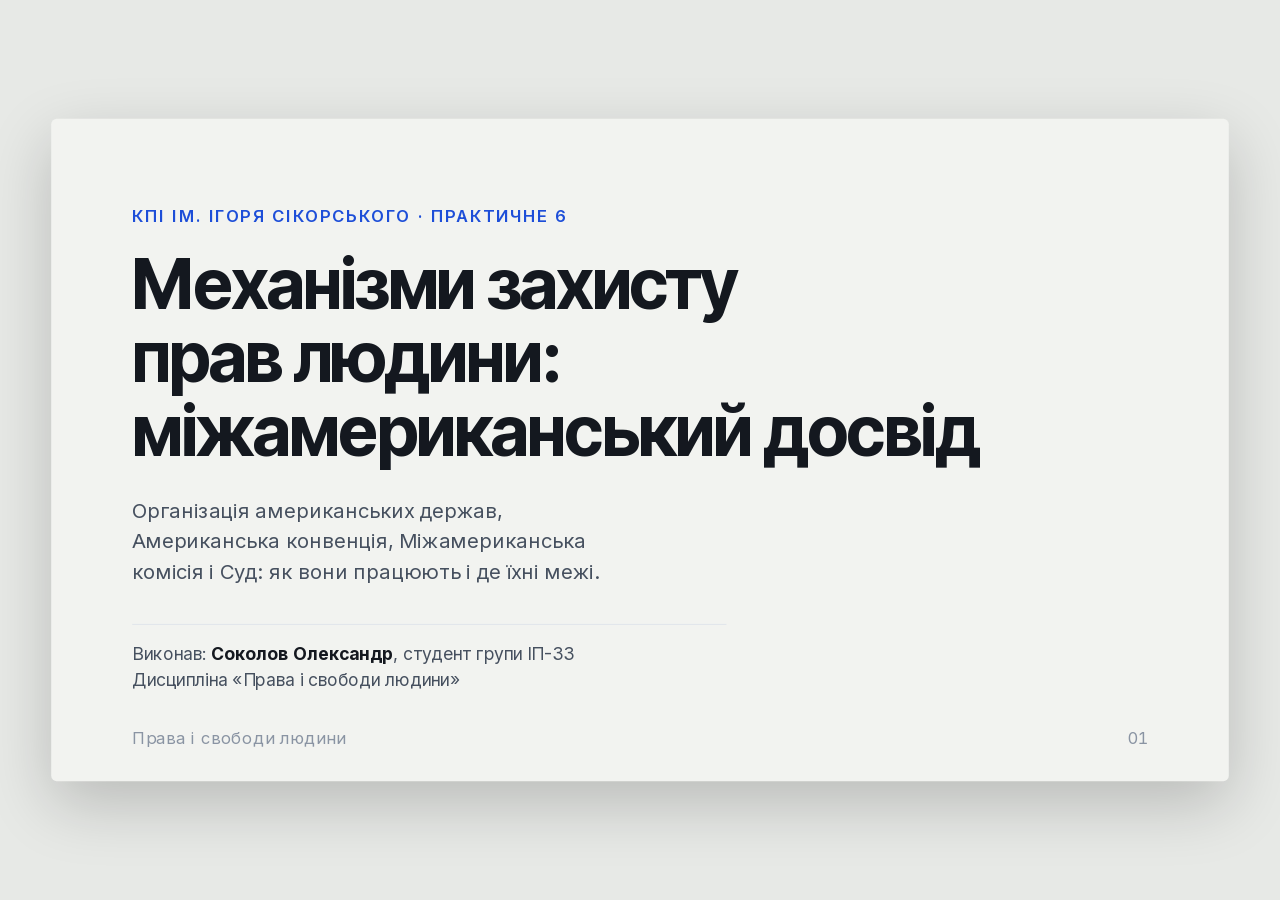
<file: practicals/06-mizhamerykanska-systema/index.html>
<!doctype html>
<html lang="uk">
<head>
<meta charset="utf-8">
<title>Міжамериканська система захисту прав людини – Практичне 6</title>
<link rel="stylesheet" href="../../shared/theme.css">
<style>
  table.cmp { width: 100%; border-collapse: collapse; }
  table.cmp th { text-align: left; font-size: 14px; font-weight: 650; letter-spacing: .06em; text-transform: uppercase; color: var(--ink-mute); padding: 0 14px 10px 0; border-bottom: 2px solid var(--rule); }
  table.cmp td { padding: 11px 14px 11px 0; border-bottom: 1px solid var(--rule); font-size: 18px; line-height: 1.35; color: var(--ink-soft); vertical-align: top; }
  table.cmp td:first-child { font-weight: 650; color: var(--ink); width: 210px; }
  .note { font-size: 16px; color: var(--ink-mute); margin: 0; line-height: 1.4; }
</style>
</head>
<body class="deck">

<!-- 1 -->
<section class="slide slide--cover">
  <p class="eyebrow">КПІ ім. Ігоря Сікорського · Практичне 6</p>
  <h1 class="hero">Механізми захисту<br>прав людини:<br>міжамериканський досвід</h1>
  <div class="stack" style="margin-top:32px">
    <p class="lead">Організація американських держав, Американська конвенція, Міжамериканська комісія і Суд: як вони працюють і де їхні межі.</p>
  </div>
  <p class="byline">Виконав: <b>Соколов Олександр</b>, студент групи ІП-33<br>Дисципліна «Права і свободи людини»</p>
  <span class="slide__kicker">Права і свободи людини</span>
  <span class="slide__num"></span>
</section>

<!-- 2 -->
<section class="slide">
  <div class="rule"></div>
  <h1 class="title">Основа системи: ОАД і Американська декларація</h1>
  <div class="body">
    <div class="cols cols--wide">
      <ul class="bullets">
        <li><strong>1948, Богота</strong> – Статут Організації американських держав (ОАД) і Американська декларація прав та обов'язків людини.</li>
        <li><strong>Перший загальний акт про права людини</strong> – ухвалений менш ніж за рік до Загальної декларації ООН.</li>
        <li><strong>Декларація формально не договір</strong>, але Комісія і Суд визнають її джерелом обов'язків для держав-членів.</li>
        <li><strong>Для держав поза Конвенцією</strong> (США, Канада) вона лишається головним стандартом.</li>
      </ul>
      <div class="stack" style="gap:14px">
        <div class="card">
          <p class="card__label">Статут ОАД</p>
          <p class="card__value">1948</p>
          <p>Підписаний у Боготі 30 квітня, набув чинності в грудні 1951</p>
        </div>
        <div class="card">
          <p class="card__label">Штаб-квартира ОАД</p>
          <p>Вашингтон, США. Нікарагуа вийшла з ОАД у листопаді 2023 року</p>
        </div>
      </div>
    </div>
  </div>
  <span class="slide__kicker">Міжамериканська система</span>
  <span class="slide__num"></span>
</section>

<!-- 3 -->
<section class="slide">
  <div class="rule"></div>
  <h1 class="title">Американська конвенція: Пакт Сан-Хосе</h1>
  <div class="body">
    <div class="grid" style="--cols:3">
      <div class="card">
        <p class="card__label">Ухвалена</p>
        <p class="card__value">1969</p>
        <p>22 листопада, Сан-Хосе, Коста-Рика</p>
      </div>
      <div class="card">
        <p class="card__label">Набула чинності</p>
        <p class="card__value">1978</p>
        <p>18 липня, після 11-ї ратифікації</p>
      </div>
      <div class="card">
        <p class="card__label">Чинні учасники</p>
        <p class="card__value">24</p>
        <p>з 35 держав-членів ОАД; точна цифра залежить від джерела</p>
      </div>
    </div>
    <ul class="bullets" style="margin-top:26px">
      <li><strong>Два органи</strong> нагляду (ст. 33): Міжамериканська комісія і Міжамериканський суд з прав людини.</li>
      <li><strong>Каталог прав</strong> – переважно громадянські й політичні: життя, гуманне поводження, свобода, справедливий суд, свобода думки.</li>
    </ul>
  </div>
  <span class="slide__kicker">Міжамериканська система</span>
  <span class="slide__num"></span>
</section>

<!-- 4 -->
<section class="slide">
  <div class="rule"></div>
  <h1 class="title">Міжамериканська комісія з прав людини</h1>
  <div class="body">
    <div class="cols cols--wide">
      <ul class="bullets">
        <li><strong>Створена 1959</strong>, перша сесія – 1960; постійний орган зі штаб-квартирою у Вашингтоні.</li>
        <li><strong>Сім комісарів</strong>, діють в особистому статусі; обирає Генеральна Асамблея ОАД на 4 роки з одним переобранням.</li>
        <li><strong>Представляє всі держави-члени</strong> ОАД (ст. 35), а не лише учасників Конвенції.</li>
        <li><strong>Головна функція</strong> – сприяти повазі до прав людини і захищати їх (ст. 41).</li>
      </ul>
      <div class="stack" style="gap:12px">
        <div class="card"><p class="card__label">Індивідуальні петиції</p><p>Розгляд скарг і пошук дружнього врегулювання</p></div>
        <div class="card"><p class="card__label">Моніторинг</p><p>Візити до країн, доповіді про становище з правами людини</p></div>
        <div class="card"><p class="card__label">Запобіжні заходи</p><p>Прохання до держави вжити заходів, щоб уникнути непоправної шкоди</p></div>
      </div>
    </div>
  </div>
  <span class="slide__kicker">Міжамериканська система</span>
  <span class="slide__num"></span>
</section>

<!-- 5 -->
<section class="slide">
  <div class="rule"></div>
  <h1 class="title">Міжамериканський суд з прав людини</h1>
  <div class="body">
    <div class="cols cols--wide">
      <ul class="bullets">
        <li><strong>Створений 1979</strong> на підставі Конвенції; місцезнаходження – Сан-Хосе, Коста-Рика.</li>
        <li><strong>Сім суддів</strong> на 6 років з одним переобранням (ст. 52, 54); обирають таємним голосуванням держави-учасниці (ст. 53).</li>
        <li><strong>Справу до Суду можуть передати лише</strong> держави-учасниці і Комісія (ст. 61). Особа напряму не звертається.</li>
        <li><strong>Вирок остаточний</strong> і оскарженню не підлягає (ст. 67).</li>
      </ul>
      <div class="stack" style="gap:12px">
        <div class="card"><p class="card__label">Спірна юрисдикція</p><p>Справи проти держав, що визнали юрисдикцію Суду (ст. 62)</p></div>
        <div class="card"><p class="card__label">Консультативна</p><p>Тлумачення Конвенції на запит держав-членів ОАД (ст. 64)</p></div>
        <div class="card"><p class="card__label">Тимчасові заходи</p><p>У невідкладних випадках, щоб запобігти непоправній шкоді (ст. 63)</p></div>
      </div>
    </div>
  </div>
  <span class="slide__kicker">Міжамериканська система</span>
  <span class="slide__num"></span>
</section>

<!-- 6 -->
<section class="slide">
  <div class="rule"></div>
  <h1 class="title">Шлях справи: від петиції до рішення</h1>
  <div class="body">
    <div class="cols cols--wide">
      <ol class="steps">
        <li><strong>Петиція до Комісії</strong> – від особи, групи чи НУО, визнаної в державі-члені (ст. 44).</li>
        <li><strong>Прийнятність</strong> – вичерпані національні засоби, шість місяців від остаточного рішення, немає паралельного міжнародного розгляду (ст. 46).</li>
        <li><strong>Дружнє врегулювання</strong>, а якщо не вдалося – доповідь Комісії з фактами і висновками (ст. 48–50).</li>
        <li><strong>Три місяці</strong> – справу може передати до Суду Комісія або держава (ст. 51, 61).</li>
        <li><strong>Рішення Суду</strong> – відновлення права, усунення наслідків, справедлива компенсація (ст. 63).</li>
      </ol>
      <div class="stack" style="gap:14px">
        <div class="card">
          <p class="card__label">Виконання</p>
          <p>Держави зобов'язуються виконувати рішення у своїх справах (ст. 68). Суд звітує Генеральній Асамблеї ОАД про справи, де рішення не виконано (ст. 65).</p>
        </div>
      </div>
    </div>
  </div>
  <span class="slide__kicker">Міжамериканська система</span>
  <span class="slide__num"></span>
</section>

<!-- 7 -->
<section class="slide">
  <div class="rule"></div>
  <h1 class="title">Знакові справи Суду</h1>
  <div class="body">
    <div class="grid" style="--cols:2">
      <div class="card">
        <p class="card__label">Velásquez Rodríguez v. Honduras · 1988</p>
        <p>Перша справа Суду. Насильницьке зникнення студента в 1981 році визнано складним, множинним і триваючим порушенням Конвенції; держава зобов'язана розслідувати.</p>
      </div>
      <div class="card">
        <p class="card__label">Barrios Altos v. Peru · 2001</p>
        <p>Розстріл 15 осіб 1991 року. Суд вперше визнав закони про амністію позбавленими юридичної сили – вони несумісні з Конвенцією.</p>
      </div>
      <div class="card">
        <p class="card__label">Almonacid Arellano v. Chile · 2006</p>
        <p>Національні суди мусять застосовувати Конвенцію і не можуть виконувати закони, що їй суперечать.</p>
      </div>
      <div class="card">
        <p class="card__label">Atala Riffo v. Chile · 2012</p>
        <p>Матері-лесбійці відмовили в опіці над доньками. Суд визнав дискримінацію і відніс сексуальну орієнтацію до заборонених підстав.</p>
      </div>
    </div>
  </div>
  <span class="slide__kicker">Міжамериканська система</span>
  <span class="slide__num"></span>
</section>

<!-- 8 -->
<section class="slide">
  <div class="rule"></div>
  <h1 class="title">Порівняння з Європейським судом (ЄСПЛ)</h1>
  <div class="body">
    <table class="cmp">
      <tr><th></th><th>Міжамериканська система</th><th>Європейська система</th></tr>
      <tr><td>Доступ особи</td><td>Лише до Комісії; до Суду справу передає Комісія чи держава (ст. 61)</td><td>Пряма скарга до Суду з 1998 року (Протокол № 11)</td></tr>
      <tr><td>Фільтр</td><td>Комісія – обов'язковий етап</td><td>Комісію скасовано в 1998 році</td></tr>
      <tr><td>Суддів</td><td>7, на 6 років</td><td>46, по одному від держави, на 9 років без переобрання</td></tr>
      <tr><td>Юрисдикція</td><td>Факультативна (ст. 62): 20 держав</td><td>Обов'язкова для всіх 46 держав Ради Європи</td></tr>
      <tr><td>Нагляд за виконанням</td><td>Суд звітує Генеральній Асамблеї ОАД</td><td>Комітет міністрів Ради Європи</td></tr>
    </table>
  </div>
  <span class="slide__kicker">Міжамериканська система</span>
  <span class="slide__num"></span>
</section>

<!-- 9 -->
<section class="slide">
  <div class="rule"></div>
  <h1 class="title">Межі системи: хто лишається поза нею</h1>
  <div class="body">
    <div class="grid" style="--cols:3">
      <div class="card">
        <p class="card__label">Юрисдикцію Суду визнали</p>
        <p class="card__value">20</p>
        <p>з 35 держав ОАД. Дехто з учасників Конвенції (Ямайка, Гренада, Домініка) – ні</p>
      </div>
      <div class="card">
        <p class="card__label">Тринідад і Тобаго</p>
        <p class="card__value">1998</p>
        <p>Денонсував Конвенцію (чинно з 1999) через смертну кару</p>
      </div>
      <div class="card">
        <p class="card__label">Венесуела</p>
        <p class="card__value">2012</p>
        <p>Денонсувала Конвенцію; 2019 рік – Національна асамблея скасувала вихід</p>
      </div>
    </div>
    <ul class="bullets" style="margin-top:24px">
      <li><strong>США</strong> підписали Конвенцію 1977 року, але не ратифікували.</li>
      <li><strong>Канада</strong> не ратифікувала, зокрема через ст. 4 про захист життя «з моменту зачаття».</li>
    </ul>
  </div>
  <span class="slide__kicker">Міжамериканська система</span>
  <span class="slide__num"></span>
</section>

<!-- 10 -->
<section class="slide">
  <div class="rule"></div>
  <h1 class="title">Проблеми та висновки</h1>
  <div class="body">
    <div class="cols" style="align-items:start">
      <div class="vs__side">
        <p class="vs__head">Проблеми</p>
        <ul class="bullets">
          <li>Неповне охоплення: ключові держави поза Конвенцією або поза юрисдикцією Суду</li>
          <li>Особа не має прямого доступу до Суду</li>
          <li>Виконання рішень залежить від волі держави, а санкція – лише звіт Асамблеї ОАД</li>
          <li>Вихід держав із системи</li>
        </ul>
      </div>
      <div class="vs__side vs__side--muted">
        <p class="vs__head">Що працює</p>
        <ul class="bullets">
          <li>Рішення впливають на національні закони: амністії, дискримінація, зникнення</li>
          <li>Комісія охоплює всі держави ОАД, у т. ч. США</li>
          <li>Запобіжні й тимчасові заходи – захист до остаточного рішення</li>
          <li>Висновки Суду формують стандарти для всього регіону</li>
        </ul>
      </div>
    </div>
  </div>
  <span class="slide__kicker">Міжамериканська система</span>
  <span class="slide__num"></span>
</section>

<!-- 11 -->
<section class="slide">
  <div class="rule"></div>
  <h1 class="title">Використані джерела</h1>
  <div class="body">
    <ol class="srcs">
      <li>Американська конвенція про права людини (Пакт Сан-Хосе), 1969 – Бібліотека прав людини Університету Міннесоти: hrlibrary.umn.edu</li>
      <li>Американська декларація прав та обов'язків людини, 1948 – Wikipedia</li>
      <li>Міжамериканський суд з прав людини; Міжамериканська комісія з прав людини – Wikipedia</li>
      <li>Організація американських держав; Американська конвенція про права людини – Wikipedia</li>
      <li>Річний звіт Міжамериканського суду за 2023 рік – corteidh.or.cr</li>
      <li>Velásquez Rodríguez v. Honduras, Series C No. 4 (1988); Barrios Altos v. Peru, Series C No. 75 (2001); Atala Riffo v. Chile, Series C No. 239 (2012) – corteidh.or.cr, hrlibrary.umn.edu</li>
      <li>Європейський суд з прав людини – Wikipedia (для порівняння)</li>    </ol>
  </div>
  <span class="slide__kicker">Міжамериканська система</span>
  <span class="slide__num"></span>
</section>

<script src="../../shared/deck.js"></script>
</body>
</html>
</file>
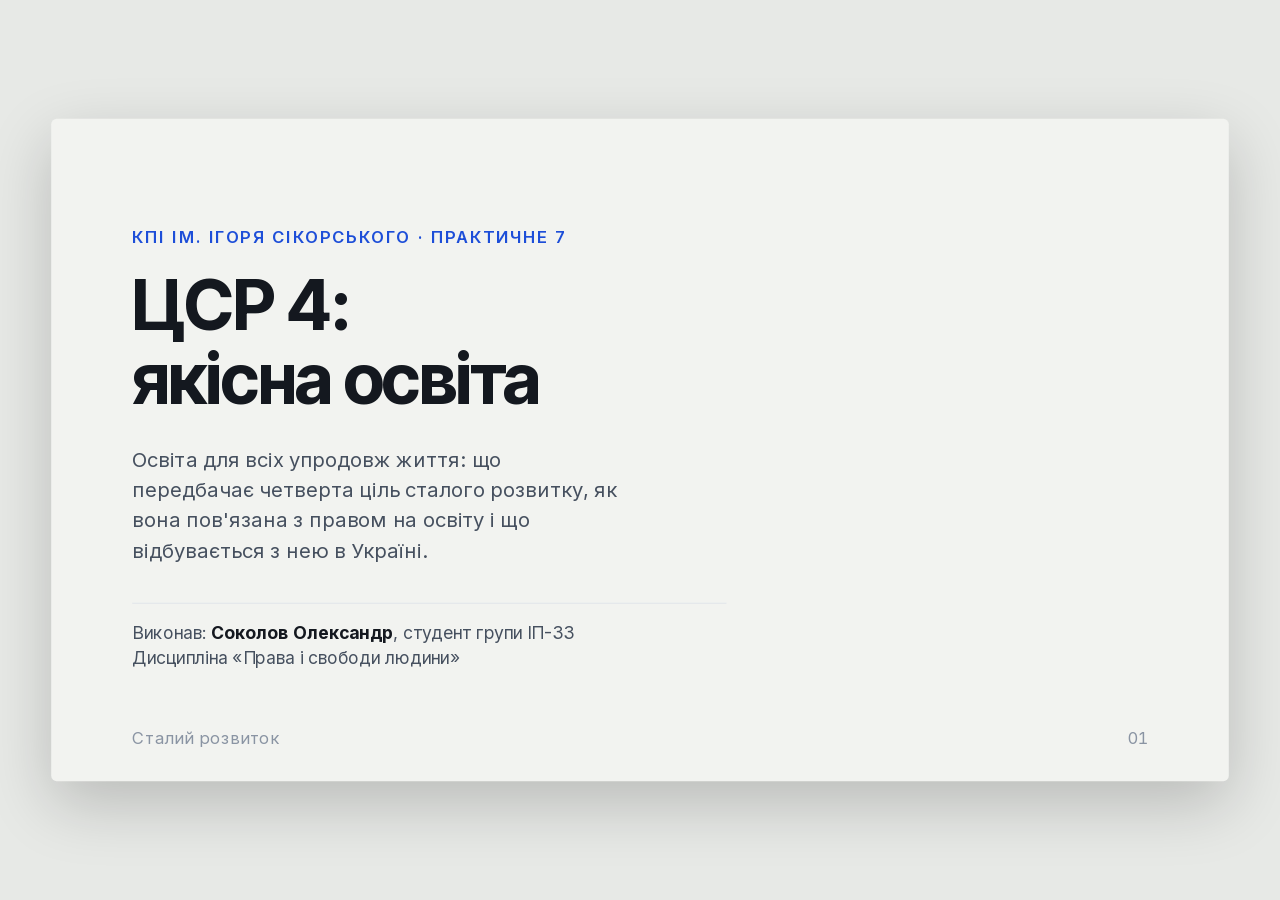
<file: practicals/07-staly-rozvytok-tssr-4/index.html>
<!doctype html>
<html lang="uk">
<head>
<meta charset="utf-8">
<title>ЦСР 4: якісна освіта – Практичне 7</title>
<link rel="stylesheet" href="../../shared/theme.css">
<style>
  .note { font-size: 16px; color: var(--ink-mute); margin: 0; line-height: 1.4; }
  .kv__row--tight .kv__k, .kv__row--tight .kv__v { font-size: 17.5px; }
  .cols { height: auto; }
  .kv { --k: 52px; }
  .src { font-size: 14px; color: var(--ink-mute); margin: 12px 0 0; }
</style>
</head>
<body class="deck">

<!-- 1 -->
<section class="slide slide--cover">
  <p class="eyebrow">КПІ ім. Ігоря Сікорського · Практичне 7</p>
  <h1 class="hero">ЦСР 4:<br>якісна освіта</h1>
  <div class="stack" style="margin-top:32px">
    <p class="lead">Освіта для всіх упродовж життя: що передбачає четверта ціль сталого розвитку,
      як вона пов'язана з правом на освіту і що відбувається з нею в Україні.</p>
  </div>
  <p class="byline">Виконав: <b>Соколов Олександр</b>, студент групи ІП-33<br>Дисципліна «Права і свободи людини»</p>
  <span class="slide__kicker">Сталий розвиток</span>
  <span class="slide__num"></span>
</section>

<!-- 2 -->
<section class="slide">
  <div class="rule"></div>
  <h1 class="title">Суть цілі та її 10 завдань</h1>
  <div class="body">
    <div class="cols">
      <div class="kv">
        <div class="kv__row kv__row--tight"><span class="kv__k">4.1</span><span class="kv__v">Безоплатна якісна початкова й середня освіта для всіх дітей</span></div>
        <div class="kv__row kv__row--tight"><span class="kv__k">4.2</span><span class="kv__v">Догляд і дошкільна освіта – готовність до школи</span></div>
        <div class="kv__row kv__row--tight"><span class="kv__k">4.3</span><span class="kv__v">Рівний доступ до професійної та вищої освіти</span></div>
        <div class="kv__row kv__row--tight"><span class="kv__k">4.4</span><span class="kv__v">Більше молоді й дорослих з навичками для роботи, зокрема ІКТ</span></div>
        <div class="kv__row kv__row--tight"><span class="kv__k">4.5</span><span class="kv__v">Ліквідація гендерної нерівності, доступ для вразливих груп</span></div>
      </div>
      <div class="kv">
        <div class="kv__row kv__row--tight"><span class="kv__k">4.6</span><span class="kv__v">Грамотність і навички рахунку для молоді та більшості дорослих</span></div>
        <div class="kv__row kv__row--tight"><span class="kv__k">4.7</span><span class="kv__v">Знання для сталого розвитку: права людини, гендерна рівність, мир</span></div>
        <div class="kv__row kv__row--tight"><span class="kv__k">4.a</span><span class="kv__v">Безпечні, інклюзивні навчальні заклади</span></div>
        <div class="kv__row kv__row--tight"><span class="kv__k">4.b</span><span class="kv__v">Стипендії для студентів із країн, що розвиваються</span></div>
        <div class="kv__row kv__row--tight"><span class="kv__k">4.c</span><span class="kv__v">Більше кваліфікованих учителів</span></div>
      </div>
    </div>
    <p class="src">Завдання 4.1–4.7 – результати, 4.a–4.c – засоби їх досягнення. Джерело: UN, sdgs.un.org/goals/goal4</p>
  </div>
  <span class="slide__kicker">ЦСР 4</span>
  <span class="slide__num"></span>
</section>

<!-- 3 -->
<section class="slide">
  <div class="rule"></div>
  <h1 class="title">Цінність цілі: право на освіту</h1>
  <div class="body">
    <table class="tbl">
      <tr><th style="width:250px">Акт</th><th>Що закріплює</th></tr>
      <tr><td>Загальна декларація прав людини, ст. 26</td><td>Кожен має право на освіту; безоплатна принаймні початкова й загальна освіта</td></tr>
      <tr><td>МПЕСКП, ст. 13</td><td>Початкова освіта обов'язкова й безоплатна; середня і вища – доступні, з поступовим запровадженням безоплатності</td></tr>
      <tr><td>Конституція України, ст. 53</td><td>Кожен має право на освіту; повна загальна середня обов'язкова; держава забезпечує доступність і безоплатність; вища – безоплатно на конкурсній основі</td></tr>
      <tr><td>ЗУ «Про освіту», ст. 3, 8</td><td>Право включає освіту впродовж життя; рівні умови доступу; освіта формальна, неформальна та інформальна</td></tr>
    </table>
    <p class="note" style="margin-top:16px"><b>Висновок:</b> ЦСР 4 – не нове право, а механізм його втілення: від ст. 53 Конституції до вимірюваних показників до 2030 року.</p>
  </div>
  <span class="slide__kicker">ЦСР 4</span>
  <span class="slide__num"></span>
</section>

<!-- 4 -->
<section class="slide">
  <div class="rule"></div>
  <h1 class="title">Світ: прогрес сповільнився</h1>
  <div class="body">
    <div class="grid" style="--cols:3">
      <div class="card">
        <p class="card__label">Поза школою</p>
        <p class="card__value">273 млн</p>
        <p>дітей, підлітків і молоді; зростання сьомий рік поспіль, ≈ кожен шостий. У 2025 р. оцінка – 272 млн</p>
      </div>
      <div class="card">
        <p class="card__label">Рівень «поза школою»</p>
        <p class="card__value">31%</p>
        <p>у віці старшої школи; для молодшої середньої – 15%, початкової – 11% (оцінка 2025 р.)</p>
      </div>
      <div class="card">
        <p class="card__label">Неписьменні дорослі</p>
        <p class="card__value">754 млн</p>
        <p>у 2024 р.; 63% з них – жінки. Грамотність дорослих – 88%, молоді – 93%</p>
      </div>
    </div>
    <p class="note" style="margin-top:22px">Учителі: у 2023 р. 15% не відповідали національним мінімальним вимогам до кваліфікації
      (у Африці на південь від Сахари – близько двох із п'яти). Реальні цифри, ймовірно, вищі – у зонах конфліктів дані збирати важко.</p>
    <p class="src">Джерела: UNESCO GEM Report 2026 (access and equity); UNESCO / UIS, 2025 SDG 4 Scorecard; UN, sdgs.un.org/goals/goal4</p>
  </div>
  <span class="slide__kicker">ЦСР 4</span>
  <span class="slide__num"></span>
</section>

<!-- 5 -->
<section class="slide">
  <div class="rule"></div>
  <h1 class="title">Україна: адаптація цілі</h1>
  <div class="body">
    <div class="cols cols--wide">
      <ol class="steps">
        <li><strong>2015</strong> – Генасамблея ООН ухвалила Порядок денний до 2030 року (резолюція 70/1)</li>
        <li><strong>2017</strong> – Національна доповідь «Цілі сталого розвитку: Україна» із завданнями й індикаторами</li>
        <li><strong>2019</strong> – Указ Президента № 722/2019: цілі України до 2030 року, Ціль 4 – «Якісна освіта»</li>
        <li><strong>2020</strong> – перший Добровільний національний огляд на Політичному форумі ООН</li>
      </ol>
      <div class="stack" style="gap:14px">
        <div class="card">
          <p class="card__label">ЗУ «Про освіту», ст. 5</p>
          <p>Освіта – державний пріоритет, а її фінансування – інвестиція в людський потенціал і сталий розвиток</p>
        </div>
        <div class="card">
          <p class="card__label">Зв'язок з ЦСР 4</p>
          <p>Ст. 3 – освіта впродовж життя (4.3, 4.4); ст. 3 ч. 2 – недискримінація (4.5)</p>
        </div>
      </div>
    </div>
    <p class="src">Джерела: kmu.gov.ua; Указ № 722/2019; ЗУ «Про освіту» від 05.09.2017 № 2145-VIII</p>
  </div>
  <span class="slide__kicker">ЦСР 4</span>
  <span class="slide__num"></span>
</section>

<!-- 6 -->
<section class="slide">
  <div class="rule"></div>
  <h1 class="title">Війна проти права на освіту</h1>
  <div class="body">
    <div class="grid" style="--cols:2">
      <div class="card">
        <p class="card__label">Пошкоджено або зруйновано</p>
        <p class="card__value">1 611</p>
        <p>навчальних закладів з лютого 2022 р. (лише підтверджені ООН випадки); понад 340 – у 2025 р.</p>
      </div>
      <div class="card">
        <p class="card__label">Мають бар'єри в освіті</p>
        <p class="card__value">4,6 млн</p>
        <p>дітей у 2025/26 навчальному році – четвертому під час повномасштабної війни</p>
      </div>
      <div class="card">
        <p class="card__label">Навчаються онлайн</p>
        <p class="card__value">≈ 1 млн</p>
        <p>дітей: школи на прифронтових територіях закриті через обстріли або відсутність належних укриттів</p>
      </div>
      <div class="card">
        <p class="card__label">Завдання, які під ударом</p>
        <p>4.a – безпечні заклади; 4.1 – завершення школи; 4.c – вчителі, 4.6 – базові навички (втрати навчання)</p>
      </div>
    </div>
    <p class="src">Джерело: UNICEF, «More than 340 educational facilities damaged or destroyed in Ukraine this year», 26.11.2025</p>
  </div>
  <span class="slide__kicker">ЦСР 4</span>
  <span class="slide__num"></span>
</section>

<!-- 7 -->
<section class="slide">
  <div class="rule"></div>
  <h1 class="title">Проблеми та шляхи</h1>
  <div class="body">
    <div class="vs">
      <div class="vs__side vs__side--muted">
        <p class="vs__head">Проблеми</p>
        <ul>
          <li>Безпека: пошкоджені школи, брак укриттів, окупація</li>
          <li>Втрати навчання через дистанційний і змішаний формат</li>
          <li>Нерівність: прифронтові громади, діти з інвалідністю, переселенці</li>
          <li>Кадри: навантаження на вчителів і відтік, мобілізація</li>
        </ul>
      </div>
      <div class="vs__side">
        <p class="vs__head">Що робити</p>
        <ul>
          <li>Укриття та безпечні освітні простори (4.a)</li>
          <li>Програми надолуження втрат, діагностика навчальних результатів (4.1, 4.6)</li>
          <li>Інклюзія та гнучкі формати – онлайн, неформальна освіта (4.5, 4.4)</li>
          <li>Підтримка вчителів і навчання впродовж життя (4.c)</li>
        </ul>
      </div>
    </div>
    <p style="font-size:19px;line-height:1.45;margin:22px 0 0;color:var(--ink-soft)"><b>Підсумок:</b> якісна освіта – і право людини,
      і умова, без якої не досягти решти цілей сталого розвитку.</p>
  </div>
  <span class="slide__kicker">ЦСР 4</span>
  <span class="slide__num"></span>
</section>

<!-- 8 -->
<section class="slide">
  <div class="rule"></div>
  <h1 class="title">Використані джерела</h1>
  <div class="body">
    <ol class="srcs" style="--rows:5">
      <li><b>Конституція України</b> від 28.06.1996, ст. 53 – zakon.rada.gov.ua</li>
      <li><b>ЗУ «Про освіту»</b> від 05.09.2017 № 2145-VIII, ст. 3, 5, 8 – zakon.rada.gov.ua</li>
      <li><b>Указ Президента України</b> від 30.09.2019 № 722/2019 «Про Цілі сталого розвитку України на період до 2030 року»</li>
      <li><b>Загальна декларація прав людини</b>, ст. 26 – un.org</li>
      <li><b>Міжнародний пакт про економічні, соціальні і культурні права</b>, ст. 13</li>
      <li><b>UN</b>. Goal 4: Quality education – sdgs.un.org/goals/goal4</li>
      <li><b>UNESCO GEM Report 2026</b>. Access and equity – unesco.org/gem-report</li>
      <li><b>UNESCO / UIS</b>. 2025 SDG 4 Scorecard (13.06.2025)</li>
      <li><b>UNICEF</b>. More than 340 educational facilities damaged or destroyed in Ukraine this year, 26.11.2025</li>
      <li><b>Кабінет Міністрів України</b>. Цілі сталого розвитку та Україна – kmu.gov.ua</li>
    </ol>
  </div>
  <span class="slide__kicker">Практичне 7</span>
  <span class="slide__num"></span>
</section>

<script src="../../shared/deck.js"></script>
</body>
</html>
</file>
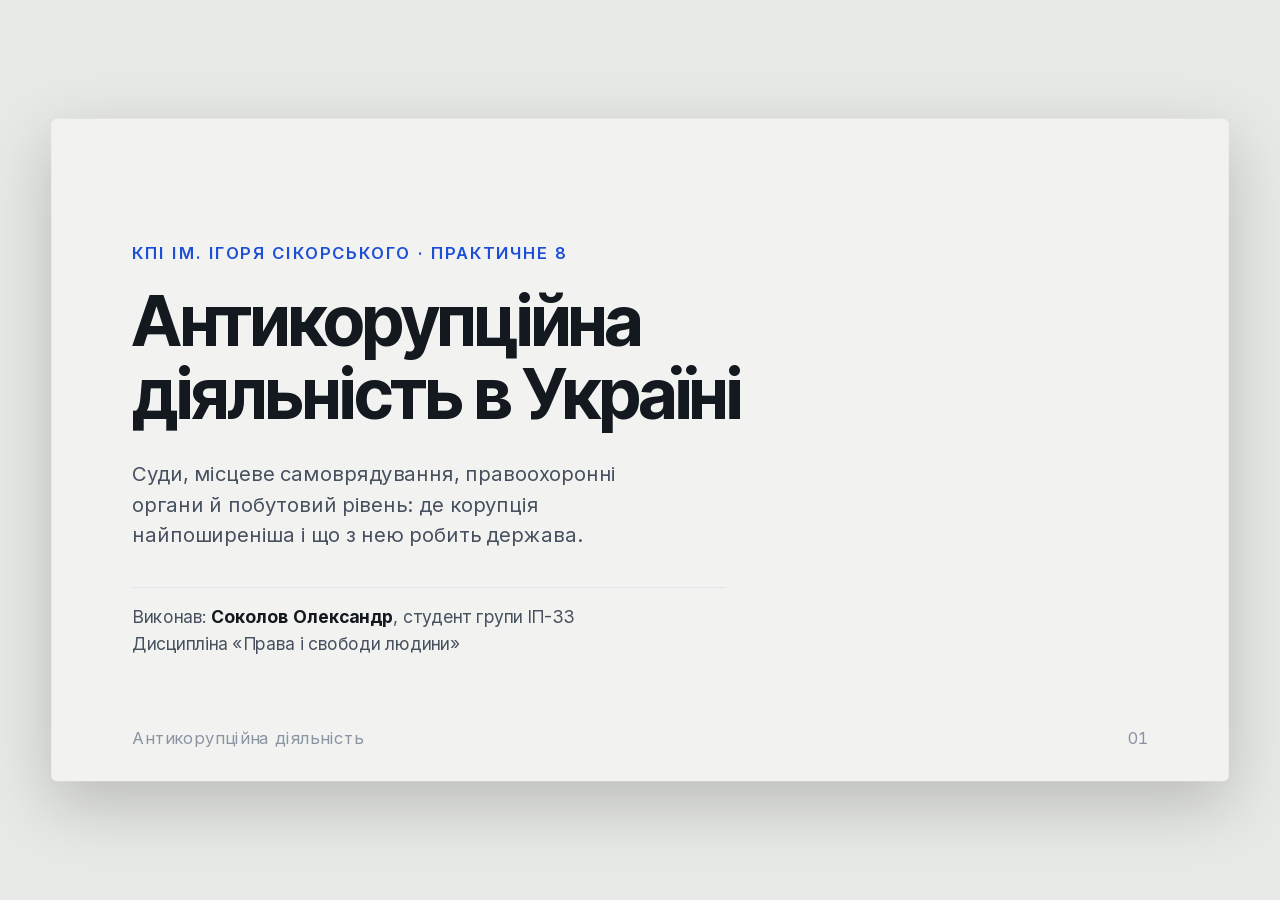
<file: practicals/08-antykoruptsiina-diialnist/index.html>
<!doctype html>
<html lang="uk">
<head>
<meta charset="utf-8">
<title>Антикорупційна діяльність в Україні – Практичне 8</title>
<link rel="stylesheet" href="../../shared/theme.css">
<style>
  .grid .card .card__value { font-variant-numeric: tabular-nums; }
</style>
</head>
<body class="deck">

<!-- 1 -->
<section class="slide slide--cover">
  <p class="eyebrow">КПІ ім. Ігоря Сікорського · Практичне 8</p>
  <h1 class="hero">Антикорупційна<br>діяльність в Україні</h1>
  <div class="stack" style="margin-top:32px">
    <p class="lead">Суди, місцеве самоврядування, правоохоронні органи й побутовий рівень:
      де корупція найпоширеніша і що з нею робить держава.</p>
  </div>
  <p class="byline">Виконав: <b>Соколов Олександр</b>, студент групи ІП-33<br>Дисципліна «Права і свободи людини»</p>
  <span class="slide__kicker">Антикорупційна діяльність</span>
  <span class="slide__num"></span>
</section>

<!-- 2 -->
<section class="slide">
  <div class="rule"></div>
  <h1 class="title">Корупція й антикорупційна вертикаль</h1>
  <div class="body">
    <div class="cols cols--wide">
      <div class="kv" style="--k:150px">
        <div class="kv__row"><span class="kv__k">Корупція</span>
          <span class="kv__v">використання службових повноважень задля неправомірної вигоди – або її надання тому, хто ці повноваження має</span></div>
        <div class="kv__row"><span class="kv__k">НАЗК</span>
          <span class="kv__v">запобігання: декларації, конфлікт інтересів, антикорупційна політика</span></div>
        <div class="kv__row"><span class="kv__k">НАБУ</span>
          <span class="kv__v">розслідування корупції вищих посадових осіб</span></div>
        <div class="kv__row"><span class="kv__k">САП</span>
          <span class="kv__v">процесуальне керівництво розслідуваннями НАБУ, обвинувачення в суді</span></div>
        <div class="kv__row"><span class="kv__k">ВАКС</span>
          <span class="kv__v">окремий суд першої й апеляційної інстанцій у справах НАБУ</span></div>
      </div>
      <div class="stack" style="gap:14px">
        <div class="card">
          <p class="card__label">Індекс сприйняття корупції 2025</p>
          <p class="card__value">36 / 100</p>
          <p>104 місце зі 182 країн; у 2024 – 35 балів</p>
        </div>
        <div class="card">
          <p class="card__label">Мали власний корупційний досвід</p>
          <p class="card__value">18,2%</p>
          <p>населення, опитування НАЗК, 2025</p>
        </div>
      </div>
    </div>
  </div>
  <span class="slide__kicker">ст. 1 Закону «Про запобігання корупції» · Transparency International Ukraine · Info Sapiens для НАЗК</span>
  <span class="slide__num"></span>
</section>

<!-- 3 -->
<section class="slide">
  <div class="rule"></div>
  <h1 class="title">Суди: без чесного суду решта не працює</h1>
  <div class="body">
    <div class="cols cols--narrow" style="grid-template-columns:.8fr 1.4fr">
      <div class="stack" style="gap:14px">
        <div class="card">
          <p class="card__label">Корупція в судочинстві поширена</p>
          <p class="card__value">79,5%</p>
          <p>населення відповіли «дуже» або «дещо поширена»</p>
        </div>
        <div class="card">
          <p class="card__label">Місце серед сфер</p>
          <p class="card__value">1-ше</p>
          <p>індекс 4,44 з 5 – найгірше з усіх сфер (2025)</p>
        </div>
      </div>
      <ul class="bullets">
        <li><strong>Судді</strong> – суб'єкти Закону про запобігання корупції: декларація щороку до 1 квітня, неправда в ній – ст.&nbsp;366-2 ККУ</li>
        <li><strong>Хабар судді</strong> – особа на «відповідальному становищі»: ч.&nbsp;3 ст.&nbsp;368 ККУ – 5–10 років</li>
        <li><strong>ВАКС</strong> – справи НАБУ розглядає окремий суд (закон від 07.06.2018)</li>
        <li><strong>Справа Князєва:</strong> колишній Голова Верховного Суду – 5 років із конфіскацією майна (2026)</li>
      </ul>
    </div>
  </div>
  <span class="slide__kicker">Info Sapiens для НАЗК, 2025 · звіт НАБУ і САП за I пів. 2026</span>
  <span class="slide__num"></span>
</section>

<!-- 4 -->
<section class="slide">
  <div class="rule"></div>
  <h1 class="title">Місцева влада: земля, будівництво, декларації</h1>
  <div class="body">
    <div class="grid" style="--cols:3">
      <div class="card">
        <p class="card__label">Земля й будівництво</p>
        <p class="card__value">34,6%</p>
        <p>підприємців мали корупційний досвід – перше місце серед сфер, 2025</p>
      </div>
      <div class="card">
        <p class="card__label">Сприйняття, населення</p>
        <p class="card__value">4,15</p>
        <p>індекс поширеності корупції у цій сфері (з 5)</p>
      </div>
      <div class="card">
        <p class="card__label">Повні перевірки НАЗК</p>
        <p class="card__value">505 з 970</p>
        <p>декларацій із недостовірними даними, 2025</p>
      </div>
    </div>
    <ul class="bullets" style="margin-top:22px">
      <li><strong>Суб'єкти:</strong> депутати місцевих рад, сільські, селищні, міські голови, посадові особи місцевого самоврядування (ст. 3)</li>
      <li><strong>Конфлікт інтересів:</strong> ст. 172-7 КУпАП – штраф 100–200, а за дії в умовах конфлікту 200–400 н.&nbsp;м.&nbsp;д.&nbsp;г.</li>
      <li><strong>Незаконне збагачення:</strong> ст. 368-5 ККУ – 5–10 років</li>
    </ul>
  </div>
  <span class="slide__kicker">Info Sapiens для НАЗК, 2025 · НАЗК: результати за 2025 рік</span>
  <span class="slide__num"></span>
</section>

<!-- 5 -->
<section class="slide">
  <div class="rule"></div>
  <h1 class="title">Правоохоронні органи і корупція</h1>
  <div class="body">
    <div class="cols cols--narrow" style="grid-template-columns:.8fr 1.4fr">
      <div class="stack" style="gap:14px">
        <div class="card">
          <p class="card__label">Поширена, на думку населення</p>
          <p class="card__value">76,5%</p>
          <p>«дуже» (42,0%) або «дещо» (34,5%); індекс 4,23</p>
        </div>
        <div class="card">
          <p class="card__label">Мали корупційний досвід</p>
          <p class="card__value">26,0%</p>
          <p>серед тих, хто звертався до правоохоронців, 2025</p>
        </div>
      </div>
      <ul class="bullets">
        <li><strong>Суб'єкти:</strong> працівники прокуратури, СБУ, ДБР, НАБУ, БЕБ – ті самі декларації й обмеження</li>
        <li><strong>Прокурори, слідчі, дізнавачі</strong> – «відповідальне становище»: хабар за ч.&nbsp;3 ст.&nbsp;368 – 5–10 років</li>
        <li><strong>Спроба підкупу НАБУ і САП:</strong> київський адвокат – 4,5 року за пропозицію $200 тис.</li>
        <li><strong>Колишній працівник Офісу Генпрокурора:</strong> справу про пособництво зловживанню (збитки 641 млн грн) скеровано до суду</li>
      </ul>
    </div>
  </div>
  <span class="slide__kicker">Info Sapiens для НАЗК, 2025 · звіт НАБУ і САП за I пів. 2026</span>
  <span class="slide__num"></span>
</section>

<!-- 6 -->
<section class="slide">
  <div class="rule"></div>
  <h1 class="title">Побутовий рівень: відповідальні обидві сторони</h1>
  <div class="body">
    <div class="vs">
      <div class="vs__side">
        <p class="vs__head">Хто дає – ст. 369 ККУ</p>
        <ul>
          <li>Пропозиція, обіцянка чи надання вигоди службовій особі</li>
          <li>Штраф 1 000–4 000 н.&nbsp;м.&nbsp;д.&nbsp;г., обмеження або позбавлення волі на 2–4 роки</li>
          <li>Ст. 369-2: платити посереднику за «вплив» – до 2 років позбавлення волі</li>
        </ul>
      </div>
      <div class="vs__side vs__side--muted">
        <p class="vs__head">Хто бере – ст. 368 ККУ</p>
        <ul>
          <li>Прийняття пропозиції чи одержання вигоди службовою особою</li>
          <li>Штраф 1 000–4 000 н.&nbsp;м.&nbsp;д.&nbsp;г., пробаційний нагляд до 3 років або 2–4 роки позбавлення волі</li>
          <li>Ст. 369-2, ч. 2: «вплив» за гроші – 2–5 років</li>
        </ul>
      </div>
    </div>
    <div class="grid" style="--cols:3;margin-top:20px">
      <div class="card"><p class="card__label">Мали корупційний досвід</p><p class="card__value">18,2%</p></div>
      <div class="card"><p class="card__label">Готові повідомити</p><p class="card__value">12,4%</p></div>
      <div class="card"><p class="card__label">Повідомили насправді</p><p class="card__value">7,3%</p></div>
    </div>
  </div>
  <span class="slide__kicker">Населення, 2025 · Info Sapiens для НАЗК</span>
  <span class="slide__num"></span>
</section>

<!-- 7 -->
<section class="slide">
  <div class="rule"></div>
  <h1 class="title">Що робити: повідомити й не залишитися сам на сам</h1>
  <div class="body">
    <div class="cols cols--wide">
      <ol class="steps">
        <li><strong>Не пропонувати і не платити</strong> – ст. 369 карає й того, хто дає</li>
        <li><strong>Повідомити:</strong> НАБУ – 0 800 213 200, Портал повідомлень викривачів НАЗК, прокуратура, Нацполіція</li>
        <li><strong>Розраховувати на захист:</strong> викривач і близькі особи під захистом держави (ст. 53 Закону)</li>
        <li><strong>Юридична допомога:</strong> безоплатна правнича допомога, НАЗК може представляти викривача в суді</li>
      </ol>
      <div class="card" style="align-self:start">
        <p class="card__label">Висновок</p>
        <p>Закон, органи й суд для топкорупції в Україні є. Вузьке місце – готовність людей повідомляти:
          у 2025 році про корупцію заявили <b>7,3%</b> опитаних, а досвід мали <b>18,2%</b>.</p>
      </div>
    </div>
  </div>
  <span class="slide__kicker">Антикорупційна діяльність</span>
  <span class="slide__num"></span>
</section>

<!-- 8 -->
<section class="slide">
  <div class="rule"></div>
  <h1 class="title">Використані джерела</h1>
  <div class="body">
    <ol class="srcs" style="--rows:5">
      <li><b>ЗУ «Про запобігання корупції»</b> від 14.10.2014 № 1700-VII, ст. 1, 3, 11, 45, 53 – zakon.rada.gov.ua</li>
      <li><b>Кримінальний кодекс України</b>, ст.&nbsp;366-2, 368, 368-5, 369, 369-2 – zakon.rada.gov.ua</li>
      <li><b>Кодекс України про адміністративні правопорушення</b>, ст. 172-5 – 172-9 – zakon.rada.gov.ua</li>
      <li><b>ЗУ «Про Національне антикорупційне бюро України»</b> від 14.10.2014 № 1698-VII, ст. 1, 5</li>
      <li><b>ЗУ «Про Вищий антикорупційний суд»</b> від 07.06.2018 № 2447-VIII, ст. 3, 4</li>
      <li><b>Конвенція ООН проти корупції</b> (2003), ратифікована 18.10.2006 № 251-V; <b>Кримінальна конвенція Ради Європи про боротьбу з корупцією</b> (ETS 173), № 252-V</li>
      <li><b>Корупція в Україні 2025: розуміння, сприйняття, поширеність.</b> Info Sapiens для НАЗК, Київ, 2026</li>
      <li><b>Індекс сприйняття корупції 2025</b> – Transparency International Ukraine, cpi.ti-ukraine.org</li>
      <li><b>НАБУ і САП: результати за I півріччя 2026</b> – nabu.gov.ua, 10.08.2026</li>
      <li><b>НАЗК: результати роботи за 2025 рік, повні перевірки декларацій</b> – nazk.gov.ua</li>
    </ol>
  </div>
  <span class="slide__kicker">Антикорупційна діяльність</span>
  <span class="slide__num"></span>
</section>

<script src="../../shared/deck.js"></script>
</body>
</html>
</file>
<file: shared/theme.css>
/* Self-hosted Inter — no network fetch at render time. */
@font-face {
  font-family: 'Inter';
  font-style: normal;
  font-weight: 400;
  font-display: swap;
  src: url('fonts/Inter-400-cyrillic-ext.woff2') format('woff2');
  unicode-range: U+0460-052F, U+1C80-1C8A, U+20B4, U+2DE0-2DFF, U+A640-A69F, U+FE2E-FE2F;
}
@font-face {
  font-family: 'Inter';
  font-style: normal;
  font-weight: 400;
  font-display: swap;
  src: url('fonts/Inter-400-cyrillic.woff2') format('woff2');
  unicode-range: U+0301, U+0400-045F, U+0490-0491, U+04B0-04B1, U+2116;
}
@font-face {
  font-family: 'Inter';
  font-style: normal;
  font-weight: 400;
  font-display: swap;
  src: url('fonts/Inter-400-latin-ext.woff2') format('woff2');
  unicode-range: U+0100-02BA, U+02BD-02C5, U+02C7-02CC, U+02CE-02D7, U+02DD-02FF, U+0304, U+0308, U+0329, U+1D00-1DBF, U+1E00-1E9F, U+1EF2-1EFF, U+2020, U+20A0-20AB, U+20AD-20C0, U+2113, U+2C60-2C7F, U+A720-A7FF;
}
@font-face {
  font-family: 'Inter';
  font-style: normal;
  font-weight: 400;
  font-display: swap;
  src: url('fonts/Inter-400-latin.woff2') format('woff2');
  unicode-range: U+0000-00FF, U+0131, U+0152-0153, U+02BB-02BC, U+02C6, U+02DA, U+02DC, U+0304, U+0308, U+0329, U+2000-206F, U+20AC, U+2122, U+2191, U+2193, U+2212, U+2215, U+FEFF, U+FFFD;
}
@font-face {
  font-family: 'Inter';
  font-style: normal;
  font-weight: 500;
  font-display: swap;
  src: url('fonts/Inter-500-cyrillic-ext.woff2') format('woff2');
  unicode-range: U+0460-052F, U+1C80-1C8A, U+20B4, U+2DE0-2DFF, U+A640-A69F, U+FE2E-FE2F;
}
@font-face {
  font-family: 'Inter';
  font-style: normal;
  font-weight: 500;
  font-display: swap;
  src: url('fonts/Inter-500-cyrillic.woff2') format('woff2');
  unicode-range: U+0301, U+0400-045F, U+0490-0491, U+04B0-04B1, U+2116;
}
@font-face {
  font-family: 'Inter';
  font-style: normal;
  font-weight: 500;
  font-display: swap;
  src: url('fonts/Inter-500-latin-ext.woff2') format('woff2');
  unicode-range: U+0100-02BA, U+02BD-02C5, U+02C7-02CC, U+02CE-02D7, U+02DD-02FF, U+0304, U+0308, U+0329, U+1D00-1DBF, U+1E00-1E9F, U+1EF2-1EFF, U+2020, U+20A0-20AB, U+20AD-20C0, U+2113, U+2C60-2C7F, U+A720-A7FF;
}
@font-face {
  font-family: 'Inter';
  font-style: normal;
  font-weight: 500;
  font-display: swap;
  src: url('fonts/Inter-500-latin.woff2') format('woff2');
  unicode-range: U+0000-00FF, U+0131, U+0152-0153, U+02BB-02BC, U+02C6, U+02DA, U+02DC, U+0304, U+0308, U+0329, U+2000-206F, U+20AC, U+2122, U+2191, U+2193, U+2212, U+2215, U+FEFF, U+FFFD;
}
@font-face {
  font-family: 'Inter';
  font-style: normal;
  font-weight: 600;
  font-display: swap;
  src: url('fonts/Inter-600-cyrillic-ext.woff2') format('woff2');
  unicode-range: U+0460-052F, U+1C80-1C8A, U+20B4, U+2DE0-2DFF, U+A640-A69F, U+FE2E-FE2F;
}
@font-face {
  font-family: 'Inter';
  font-style: normal;
  font-weight: 600;
  font-display: swap;
  src: url('fonts/Inter-600-cyrillic.woff2') format('woff2');
  unicode-range: U+0301, U+0400-045F, U+0490-0491, U+04B0-04B1, U+2116;
}
@font-face {
  font-family: 'Inter';
  font-style: normal;
  font-weight: 600;
  font-display: swap;
  src: url('fonts/Inter-600-latin-ext.woff2') format('woff2');
  unicode-range: U+0100-02BA, U+02BD-02C5, U+02C7-02CC, U+02CE-02D7, U+02DD-02FF, U+0304, U+0308, U+0329, U+1D00-1DBF, U+1E00-1E9F, U+1EF2-1EFF, U+2020, U+20A0-20AB, U+20AD-20C0, U+2113, U+2C60-2C7F, U+A720-A7FF;
}
@font-face {
  font-family: 'Inter';
  font-style: normal;
  font-weight: 600;
  font-display: swap;
  src: url('fonts/Inter-600-latin.woff2') format('woff2');
  unicode-range: U+0000-00FF, U+0131, U+0152-0153, U+02BB-02BC, U+02C6, U+02DA, U+02DC, U+0304, U+0308, U+0329, U+2000-206F, U+20AC, U+2122, U+2191, U+2193, U+2212, U+2215, U+FEFF, U+FFFD;
}
@font-face {
  font-family: 'Inter';
  font-style: normal;
  font-weight: 700;
  font-display: swap;
  src: url('fonts/Inter-700-cyrillic-ext.woff2') format('woff2');
  unicode-range: U+0460-052F, U+1C80-1C8A, U+20B4, U+2DE0-2DFF, U+A640-A69F, U+FE2E-FE2F;
}
@font-face {
  font-family: 'Inter';
  font-style: normal;
  font-weight: 700;
  font-display: swap;
  src: url('fonts/Inter-700-cyrillic.woff2') format('woff2');
  unicode-range: U+0301, U+0400-045F, U+0490-0491, U+04B0-04B1, U+2116;
}
@font-face {
  font-family: 'Inter';
  font-style: normal;
  font-weight: 700;
  font-display: swap;
  src: url('fonts/Inter-700-latin-ext.woff2') format('woff2');
  unicode-range: U+0100-02BA, U+02BD-02C5, U+02C7-02CC, U+02CE-02D7, U+02DD-02FF, U+0304, U+0308, U+0329, U+1D00-1DBF, U+1E00-1E9F, U+1EF2-1EFF, U+2020, U+20A0-20AB, U+20AD-20C0, U+2113, U+2C60-2C7F, U+A720-A7FF;
}
@font-face {
  font-family: 'Inter';
  font-style: normal;
  font-weight: 700;
  font-display: swap;
  src: url('fonts/Inter-700-latin.woff2') format('woff2');
  unicode-range: U+0000-00FF, U+0131, U+0152-0153, U+02BB-02BC, U+02C6, U+02DA, U+02DC, U+0304, U+0308, U+0329, U+2000-206F, U+20AC, U+2122, U+2191, U+2193, U+2212, U+2215, U+FEFF, U+FFFD;
}
@font-face {
  font-family: 'Inter Tight';
  font-style: normal;
  font-weight: 500;
  font-display: swap;
  src: url('fonts/InterTight-500-cyrillic-ext.woff2') format('woff2');
  unicode-range: U+0460-052F, U+1C80-1C8A, U+20B4, U+2DE0-2DFF, U+A640-A69F, U+FE2E-FE2F;
}
@font-face {
  font-family: 'Inter Tight';
  font-style: normal;
  font-weight: 500;
  font-display: swap;
  src: url('fonts/InterTight-500-cyrillic.woff2') format('woff2');
  unicode-range: U+0301, U+0400-045F, U+0490-0491, U+04B0-04B1, U+2116;
}
@font-face {
  font-family: 'Inter Tight';
  font-style: normal;
  font-weight: 500;
  font-display: swap;
  src: url('fonts/InterTight-500-latin-ext.woff2') format('woff2');
  unicode-range: U+0100-02BA, U+02BD-02C5, U+02C7-02CC, U+02CE-02D7, U+02DD-02FF, U+0304, U+0308, U+0329, U+1D00-1DBF, U+1E00-1E9F, U+1EF2-1EFF, U+2020, U+20A0-20AB, U+20AD-20C0, U+2113, U+2C60-2C7F, U+A720-A7FF;
}
@font-face {
  font-family: 'Inter Tight';
  font-style: normal;
  font-weight: 500;
  font-display: swap;
  src: url('fonts/InterTight-500-latin.woff2') format('woff2');
  unicode-range: U+0000-00FF, U+0131, U+0152-0153, U+02BB-02BC, U+02C6, U+02DA, U+02DC, U+0304, U+0308, U+0329, U+2000-206F, U+20AC, U+2122, U+2191, U+2193, U+2212, U+2215, U+FEFF, U+FFFD;
}
@font-face {
  font-family: 'Inter Tight';
  font-style: normal;
  font-weight: 600;
  font-display: swap;
  src: url('fonts/InterTight-600-cyrillic-ext.woff2') format('woff2');
  unicode-range: U+0460-052F, U+1C80-1C8A, U+20B4, U+2DE0-2DFF, U+A640-A69F, U+FE2E-FE2F;
}
@font-face {
  font-family: 'Inter Tight';
  font-style: normal;
  font-weight: 600;
  font-display: swap;
  src: url('fonts/InterTight-600-cyrillic.woff2') format('woff2');
  unicode-range: U+0301, U+0400-045F, U+0490-0491, U+04B0-04B1, U+2116;
}
@font-face {
  font-family: 'Inter Tight';
  font-style: normal;
  font-weight: 600;
  font-display: swap;
  src: url('fonts/InterTight-600-latin-ext.woff2') format('woff2');
  unicode-range: U+0100-02BA, U+02BD-02C5, U+02C7-02CC, U+02CE-02D7, U+02DD-02FF, U+0304, U+0308, U+0329, U+1D00-1DBF, U+1E00-1E9F, U+1EF2-1EFF, U+2020, U+20A0-20AB, U+20AD-20C0, U+2113, U+2C60-2C7F, U+A720-A7FF;
}
@font-face {
  font-family: 'Inter Tight';
  font-style: normal;
  font-weight: 600;
  font-display: swap;
  src: url('fonts/InterTight-600-latin.woff2') format('woff2');
  unicode-range: U+0000-00FF, U+0131, U+0152-0153, U+02BB-02BC, U+02C6, U+02DA, U+02DC, U+0304, U+0308, U+0329, U+2000-206F, U+20AC, U+2122, U+2191, U+2193, U+2212, U+2215, U+FEFF, U+FFFD;
}
@font-face {
  font-family: 'Inter Tight';
  font-style: normal;
  font-weight: 700;
  font-display: swap;
  src: url('fonts/InterTight-700-cyrillic-ext.woff2') format('woff2');
  unicode-range: U+0460-052F, U+1C80-1C8A, U+20B4, U+2DE0-2DFF, U+A640-A69F, U+FE2E-FE2F;
}
@font-face {
  font-family: 'Inter Tight';
  font-style: normal;
  font-weight: 700;
  font-display: swap;
  src: url('fonts/InterTight-700-cyrillic.woff2') format('woff2');
  unicode-range: U+0301, U+0400-045F, U+0490-0491, U+04B0-04B1, U+2116;
}
@font-face {
  font-family: 'Inter Tight';
  font-style: normal;
  font-weight: 700;
  font-display: swap;
  src: url('fonts/InterTight-700-latin-ext.woff2') format('woff2');
  unicode-range: U+0100-02BA, U+02BD-02C5, U+02C7-02CC, U+02CE-02D7, U+02DD-02FF, U+0304, U+0308, U+0329, U+1D00-1DBF, U+1E00-1E9F, U+1EF2-1EFF, U+2020, U+20A0-20AB, U+20AD-20C0, U+2113, U+2C60-2C7F, U+A720-A7FF;
}
@font-face {
  font-family: 'Inter Tight';
  font-style: normal;
  font-weight: 700;
  font-display: swap;
  src: url('fonts/InterTight-700-latin.woff2') format('woff2');
  unicode-range: U+0000-00FF, U+0131, U+0152-0153, U+02BB-02BC, U+02C6, U+02DA, U+02DC, U+0304, U+0308, U+0329, U+2000-206F, U+20AC, U+2122, U+2191, U+2193, U+2212, U+2215, U+FEFF, U+FFFD;
}

/* Design tokens */
:root {
  --slide-w: 1280px;
  --slide-h: 720px;

  --ink:        #14181f;
  --ink-soft:   #46505f;
  --ink-mute:   #8a94a3;
  --rule:       #dfe4ea;
  --paper:      #fbfbfa;
  --paper-alt:  #f2f3f0;

  --accent:      #1d4ed8;
  --accent-soft: #e8edfb;
  --accent-deep: #0f2a6b;

  --pad-x: 88px;
  --pad-y: 58px;

  --f-display: 'Inter Tight', 'Inter', -apple-system, BlinkMacSystemFont, 'Helvetica Neue', sans-serif;
  --f-body:    'Inter', -apple-system, BlinkMacSystemFont, 'Helvetica Neue', sans-serif;

  --t-hero: 76px;
  --t-h1:   46px;
  --t-h2:   36px;
  --t-body: 22px;
  --t-cap:  18px;
}

* { box-sizing: border-box; }

html, body {
  margin: 0;
  padding: 0;
  background: #e7e9e6;
  font-family: var(--f-body);
  color: var(--ink);
  -webkit-font-smoothing: antialiased;
}

/* ---------- Slide frame ---------- */
.slide {
  position: relative;
  width: var(--slide-w);
  height: var(--slide-h);
  padding: var(--pad-y) var(--pad-x);
  background: var(--paper);
  overflow: hidden;
  display: flex;
  flex-direction: column;
}

.slide__num {
  position: absolute;
  right: var(--pad-x);
  bottom: 36px;
  font-size: var(--t-cap);
  color: var(--ink-mute);
  font-variant-numeric: tabular-nums;
}

.slide__kicker {
  position: absolute;
  left: var(--pad-x);
  bottom: 36px;
  font-size: var(--t-cap);
  color: var(--ink-mute);
  letter-spacing: 0.04em;
}

/* ---------- Typography ---------- */
.hero {
  font-family: var(--f-display);
  font-size: var(--t-hero);
  font-weight: 700;
  line-height: 1.04;
  letter-spacing: -0.025em;
  margin: 0;
  text-wrap: balance;
}

h1.title {
  font-family: var(--f-display);
  font-size: var(--t-h1);
  font-weight: 680;
  line-height: 1.1;
  letter-spacing: -0.02em;
  margin: 0 0 30px;
  text-wrap: balance;
}

h2.sub {
  font-size: var(--t-h2);
  font-weight: 600;
  line-height: 1.2;
  margin: 0 0 20px;
}

.eyebrow {
  font-size: var(--t-cap);
  font-weight: 600;
  letter-spacing: 0.12em;
  text-transform: uppercase;
  color: var(--accent);
  margin: 0 0 24px;
}

.lead {
  font-size: var(--t-body);
  line-height: 1.5;
  color: var(--ink-soft);
  max-width: 24em;
  margin: 0;
}

.rule {
  width: 72px;
  height: 4px;
  background: var(--accent);
  border-radius: 2px;
  margin: 0 0 32px;
}

/* ---------- Layout helpers ---------- */
.body { flex: 1; min-height: 0; }

.cols {
  display: grid;
  grid-template-columns: 1fr 1fr;
  gap: 56px;
  height: 100%;
}

.cols--wide  { grid-template-columns: 1.4fr 1fr; }
.cols--narrow{ grid-template-columns: 1fr 1.4fr; }

.stack   { display: flex; flex-direction: column; gap: 20px; }
.center  { justify-content: center; }

/* ---------- Lists ---------- */
ul.bullets {
  list-style: none;
  margin: 0;
  padding: 0;
  display: flex;
  flex-direction: column;
  gap: 16px;
}

ul.bullets li {
  position: relative;
  padding-left: 34px;
  font-size: var(--t-body);
  line-height: 1.4;
  color: var(--ink-soft);
}

ul.bullets li::before {
  content: '';
  position: absolute;
  left: 0;
  top: 0.52em;
  width: 10px;
  height: 10px;
  border-radius: 3px;
  background: var(--accent);
}

ul.bullets li strong { color: var(--ink); font-weight: 650; }

ol.steps {
  counter-reset: s;
  list-style: none;
  margin: 0;
  padding: 0;
  display: flex;
  flex-direction: column;
  gap: 16px;
}

ol.steps li {
  counter-increment: s;
  position: relative;
  padding-left: 60px;
  font-size: var(--t-body);
  line-height: 1.42;
  color: var(--ink-soft);
  min-height: 42px;
}

ol.steps li::before {
  content: counter(s);
  position: absolute;
  left: 0;
  top: -2px;
  width: 42px;
  height: 42px;
  border-radius: 50%;
  background: var(--accent-soft);
  color: var(--accent-deep);
  font-weight: 680;
  font-size: 20px;
  display: flex;
  align-items: center;
  justify-content: center;
}

/* ---------- Cards ---------- */
.card {
  background: #fff;
  border: 1px solid var(--rule);
  border-radius: 14px;
  padding: 20px 24px;
}

.card .card__label {
  font-size: var(--t-cap);
  font-weight: 650;
  letter-spacing: 0.06em;
  text-transform: uppercase;
  color: var(--ink-mute);
  margin: 0 0 10px;
}

.card .card__value {
  font-family: var(--f-display);
  font-size: 38px;
  font-weight: 700;
  letter-spacing: -0.02em;
  margin: 0 0 8px;
  color: var(--accent-deep);
}

.card > p { margin: 0; font-size: 18px; line-height: 1.4; color: var(--ink-soft); }

.quote {
  font-family: var(--f-display);
  font-size: 38px;
  font-weight: 500;
  line-height: 1.32;
  letter-spacing: -0.015em;
  margin: 0;
  text-wrap: balance;
}

.quote__src {
  margin-top: 28px;
  font-size: var(--t-cap);
  color: var(--ink-mute);
}

/* ---------- Slide variants ---------- */
.slide--cover   { background: var(--paper-alt); justify-content: center; }
.slide--section { background: var(--accent-deep); color: #fff; justify-content: center; }
.slide--section .hero      { color: #fff; }
.slide--section .eyebrow   { color: #9dbaff; }
.slide--section .slide__num,
.slide--section .slide__kicker { color: rgba(255,255,255,.55); }

/* ---------- Screen presentation mode ---------- */
@media screen {
  body.deck {
    display: flex;
    align-items: center;
    justify-content: center;
    min-height: 100vh;
    overflow: hidden;
  }
  body.deck .slide {
    display: none;
    box-shadow: 0 24px 70px rgba(0,0,0,.20);
    border-radius: 6px;
    transform-origin: center center;
  }
  body.deck .slide.is-active { display: flex; }

  /* contact-sheet review mode: ?all */
  body.deck.show-all { display: block; overflow: auto; padding: 40px; }
  body.deck.show-all .slide { display: flex; margin: 0 auto 40px; }
}

/* ---------- Print / PDF ---------- */
@page { size: 1280px 720px; margin: 0; }

@media print {
  html, body { background: #fff; }
  .slide {
    display: flex !important;
    page-break-after: always;
    break-after: page;
    box-shadow: none;
    border-radius: 0;
    transform: none !important;
  }
  .slide:last-child { page-break-after: auto; break-after: auto; }
}

/* ---------- Inline legal reference ---------- */
.ref {
  display: inline-block;
  font-size: 0.72em;
  font-weight: 600;
  letter-spacing: 0.01em;
  color: var(--accent-deep);
  background: var(--accent-soft);
  border-radius: 5px;
  padding: 0.14em 0.5em;
  margin-left: 0.3em;
  vertical-align: 0.1em;
  white-space: nowrap;
}

.slide--section .ref { background: rgba(255,255,255,.14); color: #cfe0ff; }

/* ---------- Grids of cards ---------- */
.grid {
  display: grid;
  grid-template-columns: repeat(var(--cols, 3), 1fr);
  gap: 20px;
}

.grid .card { padding: 18px 20px; }
.grid .card .card__value { font-size: 32px; margin-bottom: 5px; }
.grid .card > p { font-size: 17px; line-height: 1.38; }

/* ---------- Comparison pair ---------- */
.vs { display: grid; grid-template-columns: 1fr 1fr; gap: 24px; }

.vs__side {
  border: 1px solid var(--rule);
  border-radius: 14px;
  padding: 20px 24px;
  background: #fff;
}

.vs__side--muted { background: var(--paper-alt); }

.vs__head {
  font-family: var(--f-display);
  font-size: 22px;
  font-weight: 650;
  letter-spacing: -0.01em;
  margin: 0 0 14px;
}

.vs__side ul { margin: 0; padding-left: 20px; }
.vs__side li { font-size: 18px; line-height: 1.4; color: var(--ink-soft); margin-bottom: 6px; }

/* ---------- Key/value rows ---------- */
.kv { display: flex; flex-direction: column; gap: 0; }

.kv__row {
  display: grid;
  grid-template-columns: var(--k, 300px) 1fr;
  gap: 28px;
  padding: 9px 0;
  border-bottom: 1px solid var(--rule);
  align-items: baseline;
}

.kv__row:last-child { border-bottom: none; }
.kv__k { font-weight: 650; font-size: 19px; color: var(--ink); }
.kv__v { font-size: 19px; line-height: 1.38; color: var(--ink-soft); }

/* ---------- Table ---------- */
table.tbl { width: 100%; border-collapse: collapse; font-size: 18px; }
table.tbl th {
  text-align: left;
  font-size: var(--t-cap);
  font-weight: 650;
  letter-spacing: 0.06em;
  text-transform: uppercase;
  color: var(--ink-mute);
  padding: 0 14px 12px 0;
  border-bottom: 2px solid var(--rule);
}
table.tbl td {
  padding: 7px 14px 7px 0;
  border-bottom: 1px solid var(--rule);
  color: var(--ink-soft);
}
table.tbl td:first-child { font-weight: 600; color: var(--ink); }
table.tbl .num { text-align: right; font-variant-numeric: tabular-nums; white-space: nowrap; }
table.tbl tr.is-out td { color: var(--ink-mute); }

/* ---------- Source list ---------- */
ol.srcs {
  margin: 0;
  padding-left: 26px;
  display: grid;
  grid-template-columns: 1fr 1fr;
  grid-template-rows: repeat(var(--rows, 5), auto);
  grid-auto-flow: column;
  gap: 12px 44px;
}
ol.srcs li { font-size: 17px; line-height: 1.38; color: var(--ink-soft); }
ol.srcs li b { color: var(--ink); font-weight: 620; }

/* ---------- Full-bleed photo slides ---------- */
.slide--photo {
  position: relative;
  color: #fff;
  background-size: cover;
  background-position: center;
  justify-content: flex-end;
  /* content is bottom-aligned, so leave the footer band clear */
  padding-bottom: 92px;
}

/* Scrim keeps the headline legible over any photo. */
.slide--photo::before {
  content: '';
  position: absolute;
  inset: 0;
  background: linear-gradient(100deg,
    rgba(8,14,30,.93) 0%, rgba(8,14,30,.86) 30%,
    rgba(8,14,30,.58) 62%, rgba(8,14,30,.22) 100%);
}

.slide--photo > *:not(.slide__num):not(.slide__kicker):not(.credit) {
  position: relative;
  z-index: 1;
}
.slide--photo > .slide__num,
.slide--photo > .slide__kicker,
.slide--photo > .credit { z-index: 1; }
.slide--photo .hero    { color: #fff; }
.slide--photo .lead    { color: rgba(255,255,255,.80); }
.slide--photo .eyebrow { color: #9dbaff; }

/* ---------- Cover byline: author and discipline ---------- */
.byline {
  margin: 40px 0 0;
  padding-top: 18px;
  border-top: 1px solid var(--rule);
  max-width: 34em;
  font-size: 19px;
  line-height: 1.5;
  color: var(--ink-soft);
}
.byline b { color: var(--ink); font-weight: 620; }
.slide--photo .byline   { color: rgba(255,255,255,.78); border-top-color: rgba(255,255,255,.28); }
.slide--photo .byline b { color: #fff; }
.slide--photo .slide__num,
.slide--photo .slide__kicker { color: rgba(255,255,255,.55); }

.credit {
  position: absolute;
  right: calc(var(--pad-x) + 52px);
  bottom: 36px;
  z-index: 1;
  font-size: 12px;
  line-height: 1.3;
  text-align: right;
  max-width: 34em;
  color: rgba(255,255,255,.45);
}

.slide:not(.slide--photo) .credit { color: var(--ink-mute); opacity: .8; }

/* ---------- Figures on content slides ---------- */
.figure {
  display: flex;
  flex-direction: column;
  min-height: 0;
}

.figure__img {
  flex: 1;
  min-height: 0;
  border-radius: 12px;
  overflow: hidden;
  background: var(--paper-alt);
}

.figure__img img {
  display: block;
  width: 100%;
  height: 100%;
  object-fit: cover;
}

.figure--portrait .figure__img { flex: none; aspect-ratio: 3 / 4; }
.figure--portrait .figure__img img { object-position: center 18%; }

.figure__cap {
  margin: 9px 0 0;
  font-size: 13px;
  line-height: 1.32;
  color: var(--ink-mute);
}

.figure__cap b { color: var(--ink-soft); font-weight: 620; }

/* ---------- Chart legend ---------- */
.keys {
  display: flex;
  flex-wrap: wrap;
  gap: 6px 20px;
  justify-content: center;
  margin-top: 4px;
}

.key { display: flex; align-items: baseline; gap: 6px; font-size: 16px; }
.key__dot { width: 11px; height: 11px; border-radius: 50%; flex: none; transform: translateY(1px); }
.key__name { font-weight: 620; color: var(--ink); }
.key__num  { font-weight: 700; color: var(--ink); font-variant-numeric: tabular-nums; }
.key__pct  { font-size: 16px; color: var(--ink-mute); font-variant-numeric: tabular-nums; }
</file>
